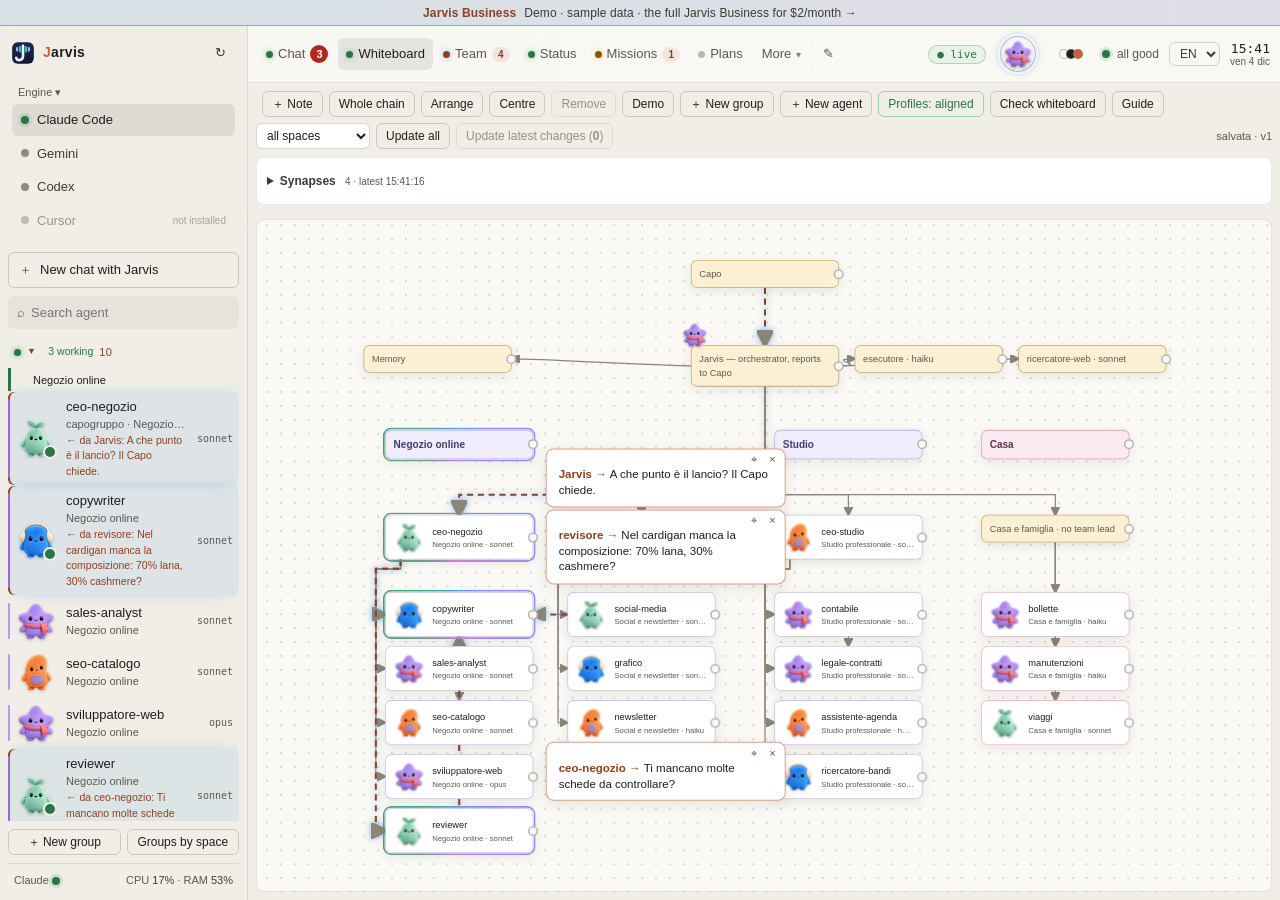
<file: index.html>
<!doctype html>
<html lang="it">
<head>
<meta charset="utf-8">
<meta name="viewport" content="width=device-width, initial-scale=1">
<title>Jarvis Business · Demo</title>
<meta http-equiv="refresh" content="0; url=demo/index.html#lavagna">
<link rel="icon" href="demo/icona-32.png">
<style>body{background:#141414;color:#f0f0f0;font:15px/1.5 -apple-system,BlinkMacSystemFont,"Helvetica Neue",sans-serif;display:grid;place-items:center;height:100vh;margin:0}a{color:#599ce7}</style>
</head>
<body>
<p>Apro la demo… <a href="demo/index.html#lavagna">se non parte, clicca qui</a>.</p>
<script>location.replace("demo/index.html" + (location.hash || "#lavagna"));</script>
</body>
</html>
</file>
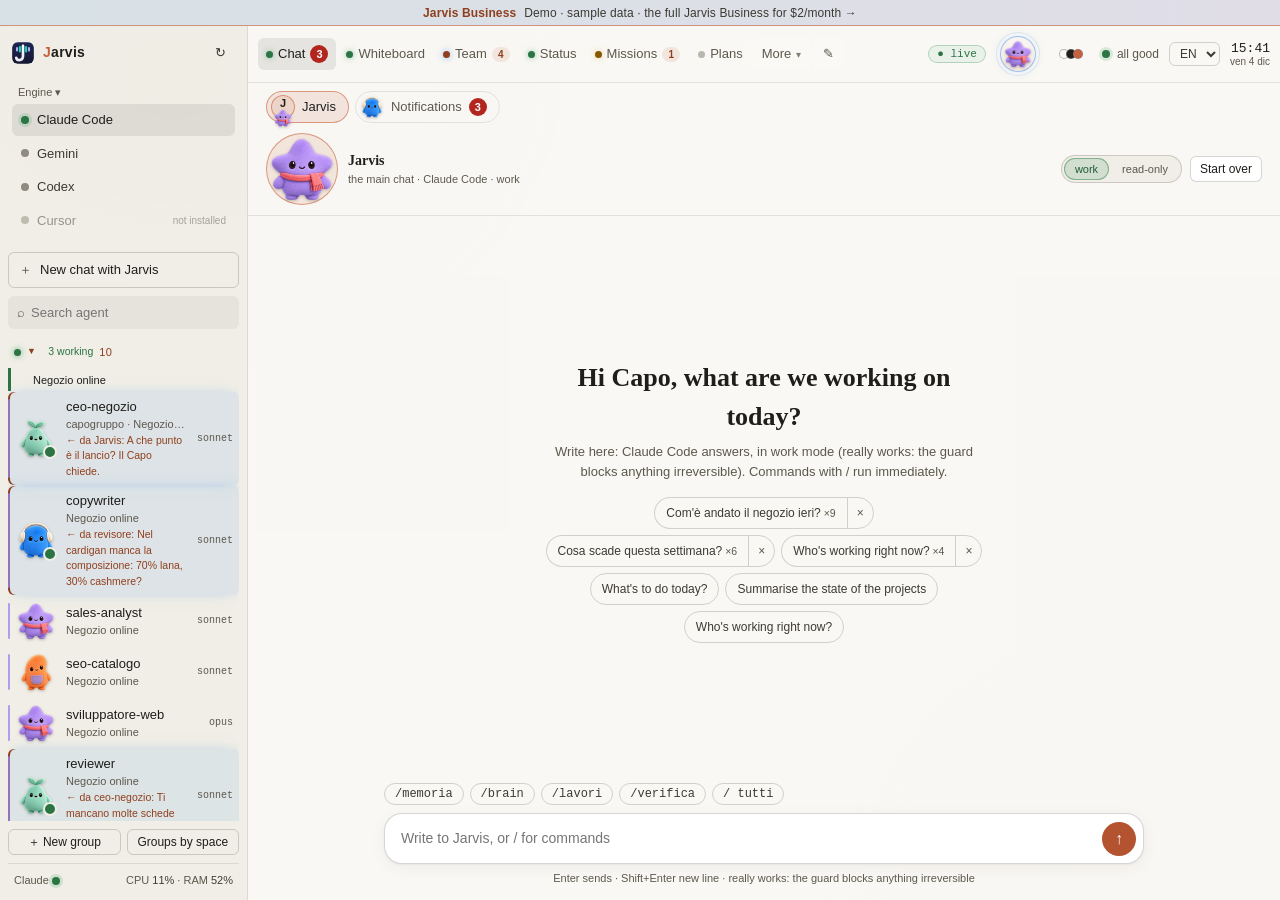
<file: demo/index.html>
<!doctype html>
<html lang="it">
<head>
<meta charset="utf-8">
<meta name="viewport" content="width=device-width, initial-scale=1, viewport-fit=cover, interactive-widget=resizes-content">
<title>Jarvis Command Center · Demo</title>
<meta name="theme-color" content="#141414">
<meta name="mobile-web-app-capable" content="yes">
<meta name="apple-mobile-web-app-title" content="Jarvis">
<link rel="icon" type="image/svg+xml" href="logo.svg">
<link rel="icon" type="image/png" sizes="32x32" href="icona-32.png">
<link rel="icon" type="image/png" sizes="64x64" href="icona-64.png">
<link rel="apple-touch-icon" sizes="180x180" href="icona-180.png">
<!-- temi: snippet -->
<script>/* tema prima dei fogli di stile: niente lampo del tema sbagliato (temi.js, INTEGRA-TEMI.md) */
(function(){var d=document.documentElement,t="claude";try{t=localStorage.getItem("cc.tema")||"claude"}catch(e){}
if(!/^(scuro|nero|chiaro|claude|auto)$/.test(t))t="claude";d.setAttribute("data-tema",t);
if(t==="auto"){var c=false;try{c=matchMedia("(prefers-color-scheme: light)").matches}catch(e){}d.setAttribute("data-auto",c?"chiaro":"scuro")}})();
</script>
<!-- /temi -->
<link rel="stylesheet" href="app.css">
<link rel="stylesheet" href="mobile.css">
<link rel="stylesheet" href="demo.css">
<!-- telefono e tablet (2026-10-03): tutte le regole stanno in media query, sopra 820 px col mouse non cambia niente -->
<link rel="stylesheet" href="attivita.css">
<link rel="stylesheet" href="connessioni.css">
<link rel="stylesheet" href="piani.css">
<link rel="stylesheet" href="stop-chat.css">
<link rel="stylesheet" href="barra.css">
<link rel="stylesheet" href="dots-vivi.css">
<!-- temi (2026-10-03, INTEGRA-TEMI.md): dopo tutti gli altri fogli, così vince -->
<link rel="stylesheet" href="temi.css">
<link rel="stylesheet" href="dots.css">
<link rel="stylesheet" href="notifiche.css">
<!-- Jarvis Business: lingua, accesso dal telefono, versione -->
<link rel="stylesheet" href="business.css">
<!-- DEMO: al posto del server, i dati finti (dati/*.js) e il server finto (finto.js), prima di app.js.
     finto.js mette token, appellativo, lingua e dizionario (lingue/<codice>.js) come farebbe il server vero. -->
<script src="dati/squadra.js"></script>
<script src="dati/stato.js"></script>
<script src="dati/missioni.js"></script>
<script src="finto.js"></script>
<style>/* 2026-10-05 (l'utente): pagina «Computer» con le schede (Schermo del computer, Terminale, Desktop VPS, Server) e banco
   tecnico dentro «Telefono». Stili minimi: le schede riusano .segmenti di app.css. */
.vista[data-vista="computer"].attiva { grid-template-columns: minmax(0, 1fr); }
.pc-schede { justify-self: start; flex-wrap: wrap; max-width: 100%; }
.pannello-destra > .pc-schede { align-self: flex-start; flex: none; }
.pc-schede button { font-size: 13px; padding: 4px 12px; }
.pc-schede[hidden], .vista[data-vista="computer"] > .pc-scheda:not(.scheda-on) { display: none !important; }
.vista[data-vista="computer"] > .pc-scheda { min-width: 0; }
.vista[data-vista="computer"] > .pc-scheda.vista-schermo.attiva { padding: 0; }
/* Schermo del computer: c'è solo dentro il ponte (computer.js mette «con-schermo» su <html>) */
html:not(.con-schermo) .pc-schede [data-scheda="schermo"] { display: none; }
/* dal sito senza «tutto»: il desktop della VPS e il banco tecnico non funzionano; il terminale della VPS sì (/term/vps/) */
.dentro-ponte:not(.ponte-tutto) .pc-schede [data-scheda="vps"], .dentro-ponte:not(.ponte-tutto) .solo-tecnico { display: none !important; }
/* dal sito il terminale è quello root della VPS (/term/vps/, Caddy): la shell del computer e i suoi comandi restano sul computer */
.dentro-ponte [data-term="mac"], .dentro-ponte #term-accendi, .dentro-ponte #term-spegni, .dentro-ponte #term-sessione { display: none !important; }
html:not(.dentro-ponte) .solo-ponte { display: none !important; }
/* il pulsante «Terminale della VPS» del box Server: dal sito ora funziona (mobile.css lo nascondeva senza «tutto») */
html.dentro-ponte:not(.ponte-tutto) [data-term-vai="vps"] { display: revert !important; }
a.pc-btn-link { padding: 3px 9px; font-size: 12px; border: 1px solid var(--linea-2); border-radius: var(--r); color: var(--testo); text-decoration: none; }
.pannello.solo-tecnico { border-color: rgba(208, 135, 112, .4); }
.pannello.solo-tecnico h2 { color: var(--arancio); }
</style>
</head>
<body>
<a class="demo-banner" id="demo-banner" href="https://github.com/sponsors/AndyTrust" target="_blank" rel="noopener" translate="no"><b>Jarvis Business</b><span>Demo · dati finti · Jarvis Business completo a 2 $/mese →</span></a>
<!-- Layout del 24/09/2026 (stile scuro): tre colonne.
     Sinistra: agenti per spazio, gruppi a tendina, trascinabili.
     Centro: chat con Jarvis o con un agente, e le sezioni di sempre in schede.
     Destra: lavagna degli agenti (collegamenti = dipendenze) e desktop della VPS;
     tutte e due si aprono anche a pagina intera (#lavagna, #vps). -->
<div class="app" id="app">

<!-- ============================================================ SINISTRA -->
<aside class="lato" id="lato" aria-label="Agenti">
  <div class="lato-testa">
    <div class="logo"><img class="logo-img" src="logo.svg" alt="" width="22" height="22"><b class="logo-nome">Jarvis</b></div>
    <button class="icona" id="btn-aggiorna" data-solo-mac="aggiorna:tutto" title="Aggiorna lo stato">↻</button>
    <button class="icona solo-stretto" data-chiudi-lato title="Chiudi">✕</button>
  </div>

  <!-- Selettore di motore (26/09/2026): quale CLI/API risponde alla prossima
       chat. Stato in comune con la bolla del widget desktop, via /api/motore. -->
  <div class="motore" id="motore">
    <span class="motore-titolo">Motore ▾</span>
    <div class="motore-elenco" id="motore-elenco"><p class="vuoto">lettura…</p></div>
  </div>

  <button class="nuova-chat" id="btn-nuova-chat"><span>＋</span> Nuova chat con Jarvis</button>

  <label class="cerca"><span>⌕</span><input id="cerca-agenti" type="search" placeholder="Cerca agente" autocomplete="off"></label>

  <div class="gruppi" id="gruppi" aria-live="polite">
    <p class="vuoto">lettura degli agenti…</p>
  </div>

  <details class="gruppi-archiviati nascosto" id="gruppi-archiviati"><summary>Gruppi archiviati</summary><ul id="gruppi-archiviati-lista"></ul></details>

  <div class="lato-azioni">
    <button class="piccolo" id="btn-nuovo-gruppo" data-solo-mac="agente:crea_gruppo=capogruppo">＋ Nuovo gruppo</button>
    <button class="piccolo" id="btn-ripristina-gruppi" data-solo-mac="/api/pannello/modifica" title="Torna ai gruppi per spazio">Gruppi per spazio</button>
  </div>

  <div class="piede">
    <span title="Claude Code">Claude <span id="mot-claude" class="pallino grigio"></span></span>
    <span>CPU <b id="mac-cpu">—</b> · RAM <b id="mac-ram">—</b></span>
  </div>
</aside>

<!-- ============================================================ CENTRO -->
<div class="centro">
  <header class="barra">
    <button class="icona solo-stretto" id="apri-lato" title="Agenti">☰</button>
    <!-- Ordine e spie del 26/09/2026: ogni scheda ha una spia (ok, attenzione, guasto,
         lavora, grigia) calcolata da spieSchede() con le regole del contratto, punto 7.
         «Squadra» è la vecchia «Catena · Lavori»: l'hash resta #agenti per i segnalibri. -->
    <nav class="schede menu" aria-label="Sezioni">
      <a href="#chat" data-vista="chat"><i class="spia grigia"></i>Chat</a>
      <a href="#home" data-vista="home"><i class="spia grigia"></i>Stato</a>
      <a href="#agenti" data-vista="agenti"><i class="spia grigia"></i>Squadra <b class="conta" id="conta-catena"></b></a>
      <a href="#missioni" data-vista="missioni"><i class="spia grigia"></i>Missioni <b class="conta" id="conta-missioni"></b></a>
      <a href="#scadenze" data-vista="scadenze"><i class="spia grigia"></i>Scadenze</a>
      <a href="#memoria" data-vista="memoria"><i class="spia grigia"></i>Memoria</a>
      <a href="#telefono" data-vista="telefono" title="Accesso dal telefono, chiamate e Android"><i class="spia grigia"></i>Telefono</a>
      <a href="#lavagna" data-vista="lavagna" title="La lavagna a pagina intera"><i class="spia grigia"></i>Lavagna</a>
      <!-- 2026-10-05 (l'utente): Schermo, Terminale, VPS e Server uniti in «Computer»; Tecnico dentro Telefono.
           I vecchi indirizzi (#schermo, #terminale, #vps, #server, #tecnico) li riporta qui mostraVista in app.js. -->
      <a href="#computer" data-vista="computer" title="Lo stato del server remoto"><i class="spia grigia"></i>Computer</a>
    </nav>
    <!-- tempo reale (26/09/2026): «● live» col flusso /api/flusso collegato, «○ sondaggio» senza -->
    <button class="piccolo nascosto" id="btn-ripristina-box" title="Rimette i box di questa pagina nell'ordine di fabbrica">↺ Ripristina box</button>
        <span class="flusso" id="flusso" title="Come arrivano gli aggiornamenti">○ sondaggio</span>
    <!-- Jarvis sempre visibile (mockup 26/09/2026, idea 1): stessa fonte dello stemma della
         scheda Stato (locale.voce / locale.voce_stato), aggiornato da disegnaLocale. -->
    <a class="avatar-jarvis spenta" id="avatar-jarvis" href="#home" title="Jarvis · lettura in corso" aria-live="polite">
      <span class="aj-cerchio" aria-hidden="true"><b>J</b></span><small id="aj-testo">…</small>
    </a>
    <div class="stato-generale" title="Stato generale">
      <span id="pallino-generale" class="pallino"></span><span id="testo-generale">lettura in corso</span>
    </div>
    <!-- Jarvis Business: la lingua del pannello, si salva sul server (configurazione.json, «lingua») e la pagina si ricarica -->
    <select id="lingua" class="lingua" translate="no">
      <option value="it" title="Italiano">IT</option><option value="en" title="English">EN</option><option value="es" title="Español">ES</option>
      <option value="fr" title="Français">FR</option><option value="de" title="Deutsch">DE</option>
    </select>
    <div class="orologio"><b id="ora">--:--</b><small id="data">—</small></div>
  </header>
  <h1 id="vista-titolo" class="sr">Chat</h1>


  <div id="avviso-fidata" class="avviso nascosto">
    La cartella di Jarvis non è ancora fidata: Remote Control non parte.
    <button data-azione="chat">Apri la chat e scegli «Yes, I trust this folder»</button>
  </div>


  <main>
    <!-- ------------------------------------------------ CHAT -->
    <section class="vista vista-chat" data-vista="chat">
      <div class="chat-testa">
        <div class="interlocutore" id="interlocutore">
          <span class="avatar" id="chat-avatar">J</span>
          <div><b id="chat-chi">Jarvis</b><small id="chat-dove">la chat principale</small></div>
        </div>
        <div class="chat-strumenti">
          <!-- Modo della chat (contratto, punto 4): lavoro = lavora davvero, la guardia dei comandi
               blocca l'irreversibile; lettura = plan mode; approvazione (2026-10-03) = chiede il permesso
               dell'utente prima di scrivere o lanciare comandi. Lo legge da s.modo_chat.
               data-solo-mac="<azione>" (2026-10-03): l'azione che il pulsante chiama («tipo», «tipo:cosa», «/api/…»,
               «GET /…», «tipo=valore» per i valori vietati); dentro il ponte ponte.js spegne il pulsante con il titolo
               «Disponibile solo dal computer» solo se /_ponte/stato.azioni non la contiene. Sul computer non fa niente. -->
          <div class="modo-chat" id="modo-chat" role="group" aria-label="Modo della chat">
            <button type="button" data-modo="lavoro" data-solo-mac="modo_chat=lavoro" aria-pressed="false">lavoro</button>
            <button type="button" data-modo="lettura" aria-pressed="true">lettura</button>
          </div>
          <button class="piccolo" id="btn-svuota-chat" title="Nuova conversazione con lo stesso interlocutore">Ricomincia</button>
        </div>
      </div>

      <div class="messaggi" id="messaggi" aria-live="polite"></div>

      <div class="compositore">
        <div class="comandi-diretti" id="comandi-diretti">
          <button data-cmd="memoria" title="Cerca nella memoria del vault">/memoria</button>
          <button data-cmd="brain" title="A che punto è il progetto">/brain</button>
          <button data-cmd="lavori" title="Chi sta lavorando adesso">/lavori</button>
          <button data-cmd="verifica" title="Quadro di sincronia di tutti i progetti">/verifica</button>
          <button data-cmd-tutti title="Tutti i comandi: diretti, skill di Claude Code, verifiche e comandi rapidi">/ tutti</button>
        </div>
        <form id="form-chiedi" class="pillola">
          <textarea id="chiedi-testo" rows="1" placeholder="Scrivi a Jarvis, oppure / per i comandi" autocomplete="off"></textarea>
          <button type="submit" class="invia" id="btn-invia" title="Invia (Invio)">↑</button>
        </form>
        <div class="suggerimenti nascosto" id="suggerimenti"></div>
        <small class="nota-compositore">Invio manda · Maiusc+Invio va a capo · <span id="nota-modo">le risposte arrivano da Claude Code in sola lettura</span></small>
      </div>
    </section>

    <!-- ------------------------------------------------ STATO (era la Home)
         Rifatta il 26/09/2026 (richiesta dell'utente): le cose importanti in alto.
         1ª riga: cosa succede e Jarvis · 2ª: salute del pannello e sentinella ·
         3ª: interruttori e cosa può fare Jarvis · poi i comandi rapidi e la chat a voce.
         Il grafo sinapsi è uscito (l'utente: non serve più); le scadenze hanno la loro pagina. -->
    <section class="vista" data-vista="home">
      <div class="griglia-stato">
        <section class="pannello eventi-p" id="box-eventi">
          <h2>Cosa succede <small>gli ultimi 25 fatti del pannello</small></h2>
          <div class="comandi-diretti sezione-chiedi">
            <button data-chiedi="Riassumi lo stato generale: cosa c'è da guardare oggi?" data-box="locale">Chiedi a Jarvis: cosa c'è da guardare?</button>
          </div>
          <ul id="eventi" class="lista-eventi"></ul>
        </section>

        <!-- Jarvis e la sua voce: attorno alla sfera la bolla audio quando parla, sotto la scritta
             un'onda di cinque barre (verdi quando ascolta). Stato da locale.voce_stato. -->
        <section class="pannello nucleo">
          <h2>Jarvis <small>la voce adesso</small></h2>
          <div class="sfera" id="sfera">
            <div class="bolla-audio" aria-hidden="true"><i></i><i></i><i></i><i></i></div>
            <div class="orbita o1"></div><div class="orbita o2"></div><div class="orbita o3"></div>
            <div class="cuore"><b>JARVIS</b><small id="voce-stato">in attesa</small>
              <span class="onda-voce" aria-hidden="true"><i></i><i></i><i></i><i></i><i></i></span></div>
          </div>
        </section>

        <!-- Salute del pannello (contratto, punto 2): ogni raccoglitore del server, ogni quanto gira,
             quando è andato bene l'ultima volta, l'errore. ↻ lo rilancia subito (punto 6). -->
        <section class="pannello salute-p" id="box-salute">
          <div class="testa-pannello">
            <h2>Salute del pannello <small id="salute-server"></small></h2>
            <button class="piccolo" data-aggiorna="tutto" title="Rilancia tutti i raccoglitori">↻ tutto</button>
          </div>
          <div class="comandi-diretti sezione-chiedi">
            <button data-chiedi="Guarda la salute del Command Center: quali raccoglitori sono fermi o in errore, e perché?" data-box="salute">Chiedi a Jarvis: cosa non va nel pannello?</button>
          </div>
          <ul id="salute-lista" class="salute-lista"><li class="vuoto">lettura in corso</li></ul>
        </section>

        <!-- Sentinella (richiesta dell'utente, 26/09/2026): il giro di controllo del server, le anomalie
             aperte, l'ultima pulizia e l'ultimo rapporto di Jarvis (dalle 17:07 del 26/09 la sentinella
             ripulisce da sola e chiama Jarvis in modo lavoro). Senza s.sentinella: «sentinella non attiva». -->
        <section class="pannello sentinella-p" id="box-sentinella">
          <div class="testa-pannello">
            <h2>Sentinella <small id="sent-quando"></small></h2>
            <div class="riga-sent" id="sent-interruttore" title="Accende o spegne il giro della sentinella">
              <span>attiva</span><button class="switch" type="button" data-solo-mac="sentinella:acceso" aria-label="Sentinella accesa o spenta"></button>
            </div>
          </div>
          <div class="comandi-diretti sezione-chiedi">
            <button id="sent-giro" type="button" data-solo-mac="sentinella:giro">Giro adesso</button>
            <button data-chiedi="Sistema queste anomalie della sentinella: dimmi cosa sono, cosa fai e cosa aspetta il mio sì." data-box="sentinella">Chiedi a Jarvis: sistema queste anomalie</button>
          </div>
          <small id="sent-pulizia" class="sent-pulizia"></small>
          <ul id="sent-anomalie" class="sent-anomalie"><li class="vuoto">lettura in corso</li></ul>
          <details class="sent-rapporto" id="sent-rapporto-box">
            <summary>Ultimo rapporto <small id="sent-rapporto-quando"></small></summary>
            <div id="sent-rapporto" class="sent-testo"></div>
          </details>
        </section>

        <section class="pannello">
          <h2>Interruttori</h2>
          <section class="interruttori" id="interruttori">
              <div class="riga-int" data-int="voce"><span>Voce</span><small>parli a Jarvis tenendo Command destro</small><button class="switch"></button></div>
              <div class="riga-int" data-int="volto"><span>Jarvis Talk</span><small>il volto di Jarvis, qui sotto — quando Jarvis è attivo appare da solo anche un cerchio flottante in basso a destra del desktop, sempre sopra le altre finestre, spostabile col mouse</small><button class="switch"></button></div>
              <div class="riga-int" data-int="mani"><span>Jarvis Lavagna</span><small>lavagna da comandare con le mani (usa la webcam)</small><button class="switch"></button></div>
              <div class="riga-int" data-int="telefono"><span>Telefono → PC</span><small>parli a Jarvis dall'app Claude sul telefono</small><button class="switch"></button></div>
              <div class="riga-int" data-int="schermo_telefono"><span>Schermo del telefono</span><small>vedi e comandi il telefono Android dal PC</small><button class="switch"></button></div>
              <div class="riga-int telegram" data-int="telegram_mac" data-tg="mac"><span>Telegram (computer)</span><small class="tg-stato"><span class="pallino grigio"></span> lettura in corso</small><button class="riaggancia" title="Riaggancia subito">↻</button><button class="switch"></button></div>
              <div class="riga-int telegram" data-int="telegram_vps" data-tg="vps"><span>Telegram (server)</span><small class="tg-stato"><span class="pallino grigio"></span> lettura in corso</small><button class="riaggancia" title="Riaggancia subito">↻</button><button class="switch"></button></div>
          </section>
        </section>

        <section class="pannello">
          <h2>Cosa può fare Jarvis <small>si cambia chiedendolo in chat</small></h2>
          <section class="interruttori">
            <div class="riga-int sola-lettura" id="ind-chiede"><span>Conferme</span><small id="ind-chiede-t">—</small><span class="spia"></span></div>
            <div class="riga-int sola-lettura" id="ind-alpc"><span>Mouse e tastiera</span><small id="ind-alpc-t">—</small><span class="spia"></span></div>
          </section>
        </section>

        <section class="pannello largo">
          <h2>Comandi rapidi</h2>
          <div id="comandi" class="elenco-pulsanti"></div>
          <h3>Comandi Claude Code</h3>
          <div id="comandi-claude" class="elenco-pulsanti"></div>
          <div class="azioni-riga" id="collegamenti"></div>
        </section>

        <!-- Repository GitHub (01/10/2026): elenco da /api/github, in tre gruppi come nella guida
             «Linea unica dei repo»: Jarvis (Privato e derivati), prodotti in vendita, altri. Sola lettura. -->
        <section class="pannello largo versione-p" id="box-versione">
          <h2>Versione <small id="ver-controllato"></small></h2>
          <p id="ver-testo" class="ver-testo">lettura in corso</p>
          <div class="elenco-pulsanti ver-azioni">
            <button type="button" data-aggiornamento="controlla">Controlla adesso</button>
            <button type="button" class="primario nascosto" data-aggiornamento="applica" id="ver-aggiorna">Aggiorna</button>
            <button type="button" class="nascosto" data-aggiornamento="torna-indietro" id="ver-indietro">Torna indietro</button>
          </div>
        </section>

        <!-- la chat a voce non è un doppione della Chat: è la conversazione della voce di Jarvis -->
        <section class="pannello largo chat-voce-p">
          <h2>Chat a voce <small>stessa conversazione della voce · l'ultima battuta sta in cima</small></h2>
          <p id="chat-voce-fonte" class="chat-voce-fonte"></p>
          <!-- 2026-10-05 (l'utente): gli stessi tasti della chat principale. 🎤 = dettato nel campo (dettato.js);
               📞 = parla: sul computer l'ascolto della voce di Jarvis (backtalk), sul sito una conversazione dal browser
               (voce-chat.js) -->
          <form id="form-chat-voce" class="riga-form chat-voce-form">
            <input id="chat-voce-testo" type="text" placeholder="Scrivi nella chat a voce" autocomplete="off">
            <button type="button" id="chat-voce-mic" class="cv-tondo cv-mic" title="Detta il messaggio (non parte da solo: rileggi e premi Manda)" aria-label="Detta il messaggio" aria-pressed="false" hidden><svg viewBox="0 0 24 24" fill="none" stroke="currentColor" stroke-width="2" stroke-linecap="round" aria-hidden="true"><rect x="9" y="3" width="6" height="11" rx="3"/><path d="M5.5 11a6.5 6.5 0 0 0 13 0M12 17.5V21"/></svg></button>
            <button type="button" id="chat-voce-parla" class="cv-tondo cv-parla" title="Parla con Jarvis a voce" aria-label="Parla con Jarvis a voce" aria-pressed="false"><svg viewBox="0 0 24 24" fill="none" stroke="currentColor" stroke-width="2" stroke-linecap="round" stroke-linejoin="round" aria-hidden="true"><path d="M5 4h4l2 5-2.5 1.5a11 11 0 0 0 5 5L15 13l5 2v4a2 2 0 0 1-2 2A16 16 0 0 1 3 6a2 2 0 0 1 2-2"/></svg></button>
            <button type="submit" class="primario" data-solo-mac="chat_voce_manda">Manda</button>
          </form>
          <small id="chat-voce-nota" class="chat-voce-nota" role="status" aria-live="polite" hidden></small>
          <div id="chat-voce-attesa" class="nascosto"></div>
          <div id="chat-messages" class="chat-voce-box"></div>
        </section>
      </div>
    </section>

    <!-- ------------------------------------------------ SCADENZE (26/09/2026, richiesta dell'utente)
         Tre colonne da /api/scadenze: Azienda Uno (registro del CEO), personali (Gmail di il titolare),
         da ricordare (caselle di Jarvis). La casella chiude, «Annulla» riapre per 10 s. -->
    <section class="vista vista-scadenze" data-vista="scadenze">
      <!-- Controllo e pulizia (contratto, punto 12, 26/09/2026 sera): Jarvis dice quali sono già fatte,
           l'utente sceglie e chiude in blocco; l'archivio degli ultimi 30 giorni si può riaprire. -->
      <section class="pannello scad-pulizia" id="box-scad-pulizia">
        <div class="testa-pannello">
          <h2>Controllo e pulizia <small id="scad-riassunto"></small></h2>
          <div class="segmenti-scad" role="tablist">
            <button type="button" data-scad-vista="aperte" class="attivo" role="tab">Aperte</button>
            <button type="button" data-scad-vista="archivio" role="tab">Archivio (ultimi 30 giorni)</button>
          </div>
        </div>
        <div class="scad-riga-comandi">
          <label>Fonte <select id="scad-fonte" aria-label="Fonte da controllare">
            <option value="tutte">tutte</option><option value="registro">Registro di direzione</option><option value="personali">Personali</option><option value="task">Da ricordare</option></select></label>
          <button type="button" id="scad-controllo" data-solo-mac="scadenze:controllo">Chiedi a Jarvis: quali sono già fatte?</button>
          <span id="scad-controllo-stato" class="nota"></span>
        </div>
        <div class="scad-riga-comandi scad-filtri">
          <label><input type="checkbox" id="f-scadute"> scadute</label>
          <label><input type="checkbox" id="f-vecchie"> oltre 30 giorni</label>
          <label>tipo <select id="f-tipo"><option value="">tutti</option><option value="DEC">DEC</option><option value="DOM">DOM</option></select></label>
          <label>fonte <select id="f-fonte"><option value="">tutte</option><option value="registro">Registro di direzione</option><option value="personali">Personali</option><option value="task">Da ricordare</option></select></label>
          <button type="button" class="piccolo" id="scad-sel-visibili">Seleziona le visibili</button>
          <button type="button" class="piccolo" id="scad-sel-nessuna">Nessuna</button>
          <button type="button" class="piccolo pericolo" id="scad-chiudi-sel" data-solo-mac="scadenze:chiudi_molte">Chiudi le selezionate (<b id="scad-n-sel">0</b>)</button>
        </div>
        <div class="scad-proposte nascosto" id="scad-proposte">
          <h3>Proposte da Jarvis <small id="scad-proposte-quando"></small></h3>
          <ul class="scad-lista" id="scad-proposte-lista"></ul>
        </div>
        <div class="nascosto" id="scad-archivio">
          <ul class="scad-lista" id="scad-archivio-lista"></ul>
        </div>
        <p class="nota" id="scad-nota-server"></p>
      </section>
      <section class="pannello scad-col" id="box-scad-registro">
        <h2>Registro di direzione <small>decisioni e domande aperte</small></h2>
        <div class="comandi-diretti sezione-chiedi">
          <button data-chiedi="Cosa scade questa settimana nel registro di direzione? Dimmi cosa chiede una mia decisione e cosa posso delegare." data-box="scadenze">Chiedi a Jarvis: cosa scade questa settimana?</button>
        </div>
        <ul class="scad-lista" id="scad-registro"><li class="vuoto">lettura in corso</li></ul>
      </section>
      <section class="pannello scad-col" id="box-scad-personali">
        <h2>Personali <small>le tue scadenze</small></h2>
        <div class="comandi-diretti sezione-chiedi">
          <button data-chiedi="Cerca nella mia posta e nei miei documenti le scadenze dei prossimi mesi (bollette, rate, rinnovi, appuntamenti) e aggiungile al file delle scadenze personali del Command Center, una per riga con data e fonte. Poi riferisci cosa hai aggiunto." data-box="scadenze">Chiedi a Jarvis: trova le mie scadenze</button>
        </div>
        <form class="scad-aggiungi" data-fonte="personali">
          <input name="testo" placeholder="＋ aggiungi una scadenza personale" autocomplete="off" aria-label="Nuova scadenza personale">
          <input name="entro" type="date" required title="Il server la chiede: senza data non si salva" aria-label="Entro il">
          <button type="submit" class="piccolo">Aggiungi</button>
        </form>
        <ul class="scad-lista" id="scad-personali"><li class="vuoto">lettura in corso</li></ul>
      </section>
      <section class="pannello scad-col" id="box-scad-task">
        <h2>Da ricordare <small>caselle di Jarvis</small></h2>
        <form class="scad-aggiungi" data-fonte="task">
          <input name="testo" placeholder="＋ aggiungi da ricordare" autocomplete="off" aria-label="Nuova cosa da ricordare">
          <button type="submit" class="piccolo" data-solo-mac="scadenze:aggiungi">Aggiungi</button>
        </form>
        <ul class="scad-lista" id="scad-task"><li class="vuoto">lettura in corso</li></ul>
      </section>
      <div class="scad-annulla nascosto" id="scad-annulla" role="status">
        <span id="scad-annulla-testo"></span><button type="button" class="piccolo" id="scad-annulla-btn" data-solo-mac="scadenze:riapri">Annulla ultima chiusura</button>
      </div>
    </section>

    <!-- ------------------------------------------------ SQUADRA (era «Catena · Lavori»)
         Rifatta il 26/09/2026 (richiesta dell'utente): tutto quello che dice chi lavora sta qui.
         Ordine: chi lavora ora, le chiavi e le anomalie del portiere, i lavori col dettaglio,
         la squadra per spazio, le verifiche del CRM, le sessioni aperte. Le scadenze stanno
         in Stato, gli «Agenti delle missioni» in Missioni. -->
    <section class="vista" data-vista="agenti">
      <section class="pannello claude-ora" id="box-claude-ora">
        <h2>Claude adesso <small>si accende chi lavora</small></h2>
        <div class="comandi-diretti sezione-chiedi">
          <button data-chiedi="Chi sta lavorando adesso su cosa, nella catena degli agenti? Le chiavi condivise sono libere?" data-box="claude_ora">Chiedi a Jarvis: chi lavora e su cosa?</button>
          <button data-chiedi="Verifica la sincronia di tutti i progetti e dimmi cosa non torna." data-box="memoria">Chiedi a Jarvis: verifica la sincronia</button>
        </div>
        <div class="riga-int sola-lettura"><span id="claude-pallino" class="pallino"></span><span id="claude-stato">—</span></div>
        <small id="claude-richiesta"></small>
        <small id="claude-azione"></small>
        <ul id="claude-catena" class="catena"></ul>
        <!-- una riga sola: il dettaglio della sincronia sta in Memoria, unica fonte -->
        <a id="claude-sincro" class="sincro-riga" href="#memoria">Sincronia: lettura in corso</a>
      </section>
      <!-- Chiavi e anomalie del portiere (contratto, punto 3): l'elenco intero, una riga per
           anomalia, con «chi è?» a Jarvis e il ritiro delle prese dei processi morti. -->
      <section class="pannello chiavi-riq" id="box-chiavi">
        <h2>Chiavi e da guardare <small id="chiavi-quando" class="battito">—</small></h2>
        <div class="numeri due">
          <div><b id="chiavi-giro">—</b><small>in giro</small></div>
          <div><b id="chiavi-guardare">—</b><small>da guardare</small></div>
        </div>
        <div class="comandi-diretti sezione-chiedi">
          <button data-chiedi="Guarda le chiavi e le anomalie del portiere: chi sono queste sessioni, cosa fanno, cosa va sistemato?" data-box="portiere">Chiedi a Jarvis: cosa sono queste anomalie?</button>
        </div>
        <ul id="chiavi-note" class="chiavi-note"></ul>
        <p class="nota">Le chiavi si prendono con <code>lavori.py prendo --risorse</code> e si restituiscono
          con <code>lavori.py finito</code>. «Ritira i fantasmi» toglie solo le prese di processi già morti.</p>
      </section>

      <!-- I lavori: la lista a sinistra, il dettaglio a destra quando se ne sceglie uno -->
      <div class="blocco-lavori" id="blocco-lavori">
        <section class="pannello lavori" id="box-lavori">
          <div class="testa-pannello">
            <h2>Lavori <small id="lavori-conta"></small></h2>
            <button class="piccolo" data-chiedi="Cosa è andato storto nei lavori in errore? Dimmi la causa e cosa propone di fare." data-box="lavori" title="Chiedi a Jarvis dei lavori in errore">Chiedi a Jarvis</button>
            <button class="piccolo" id="lavori-pulisci" data-solo-mac="pulisci_lavori" title="Toglie dalla lista i lavori chiusi (i log restano in lavori/)">Pulisci i chiusi</button>
          </div>
          <div class="filtri" id="lavori-filtri" role="tablist">
            <button data-filtro="" class="attivo">Tutti</button>
            <button data-filtro="in corso">In corso</button>
            <button data-filtro="finito">Finiti</button>
            <button data-filtro="errore">Errori</button>
          </div>
          <label class="cerca"><span>⌕</span><input id="lavori-cerca" type="search" placeholder="Cerca titolo, agente, richiesta" autocomplete="off"></label>
          <ul id="lavori" class="lista-lavori lista-lavori-grande"></ul>
        </section>
        <section class="pannello risultato" id="ris-box">
          <div class="ris-vuoto" id="ris-vuoto">
            <span class="ris-vuoto-icona">▤</span>
            <b>Scegli un lavoro</b>
            <span>Qui leggi la richiesta intera, il risultato, chi l'ha fatto e quanto ci ha messo.
              Puoi copiarlo, rilanciarlo, riaprirlo in Chat o toglierlo dalla lista.</span>
          </div>
          <div class="ris-dettaglio nascosto" id="ris-dettaglio">
            <header class="ris-testa">
              <div class="ris-intesta">
                <h2 id="ris-titolo">Risultato</h2>
                <div class="ris-meta" id="ris-meta"></div>
              </div>
              <span class="etichetta" id="ris-stato"></span>
            </header>
            <div class="ris-azioni" id="ris-azioni"></div>
            <details class="ris-richiesta" id="ris-richiesta-box">
              <summary>Richiesta <small id="ris-richiesta-conta"></small></summary>
              <pre id="ris-richiesta" class="uscita"></pre>
            </details>
            <div class="ris-uscita-testa">
              <b>Risultato</b><small id="ris-righe"></small>
              <label class="ris-acapo"><input type="checkbox" id="ris-acapo" checked> a capo</label>
            </div>
            <pre id="ris-testo" class="uscita ris-uscita"></pre>
          </div>
        </section>
      </div>
      <!-- Agenti per spazio (rifatto il 26/09/2026): una card per progetto, capogruppo in
           evidenza, righe che si spiegano da sole senza intestazione ripetuta. -->
      <section class="pannello spazi-p">
        <div class="testa-pannello">
          <h2>Agenti per spazio <small id="spazi-conta"></small></h2>
          <label class="cerca cerca-piccola"><span>⌕</span><input id="spazi-cerca" type="search" placeholder="Filtra per nome o compito" autocomplete="off"></label>
          <div class="gruppo-pulsanti">
            <button class="piccolo" id="spazi-apri" title="Apri tutti gli spazi">Apri tutti</button>
            <button class="piccolo" id="spazi-chiudi" title="Chiudi tutti gli spazi">Chiudi tutti</button>
          </div>
        </div>
        <p class="nota legenda">Clic su un agente: chatta · doppio clic: la sua scheda · il capogruppo sta in cima alla sua squadra</p>
        <div id="agenti-spazi" class="agenti-spazi"></div>
      </section>
      <!-- spostate qui da Memoria il 26/09/2026: sono agenti che lavorano, come il resto della squadra -->
      <section class="pannello verifiche">
        <h2>Verifiche e agenti del CRM</h2>
        <div id="verifiche" class="elenco-pulsanti"></div>
        <div class="agente-form">
          <select id="agente-scelto"></select>
          <input id="agente-richiesta" placeholder="Richiesta (vuoto = verifica di routine)">
          <button id="btn-agente" class="primario" data-solo-mac="agente">Avvia</button>
        </div>
        <p id="agente-desc" class="nota"></p>
      </section>
      <section class="pannello">
        <h2>Sessioni Claude aperte adesso <small id="sessioni-quando"></small></h2>
        <ul id="sessioni-lista" class="lista-lavori"></ul>
      </section>
    </section>

    <!-- ------------------------------------------------ MISSIONI -->
    <section class="vista" data-vista="missioni">
      <section class="pannello missioni">
        <h2>Nuova missione <small>l'orchestratore lancia gli esperti in parallelo, il capogruppo verifica</small></h2>
        <div class="comandi-diretti sezione-chiedi">
          <button data-chiedi="Riassumi le missioni aperte: quali chiedono una conferma o un'istruzione da me?" data-box="missioni">Chiedi a Jarvis: riassumi le missioni</button>
        </div>
        <form id="form-missione" class="nuova-missione">
          <div class="riga-campi">
            <label>Spazio <select id="missione-spazio"></select></label>
            <span class="campo-progetti">Progetti: <span id="missione-progetti"></span></span>
          </div>
          <textarea id="missione-obiettivo" rows="2" placeholder="Obiettivo: «controlla che settembre sia tutto caricato e dimmi cosa manca»"></textarea>
          <div class="riga-campi">
            <label>Esperti in parallelo <input id="missione-max" type="number" min="1" max="10" value="5"></label>
            <span class="modalita">Modalità:
              <label><input type="radio" name="missione-modo" value="lettura" checked> lettura</label>
              <label><input type="radio" name="missione-modo" value="lavoro" data-solo-mac="missione=lavoro"> lavoro</label></span>
            <button type="submit" class="primario" data-solo-mac="missione">Affida</button>
          </div>
          <small class="nota" id="missione-nota-modo">Lettura: nessuno modifica niente, si scrive solo il report. Lavoro: le modifiche ai file partono, l'irreversibile aspetta il tuo Sì.</small>
        </form>
      </section>
      <section class="pannello missioni" id="box-missioni">
        <h2>Missioni</h2>
        <div id="missioni-lista" class="missioni-lista"></div>
      </section>
      <!-- spostato qui dalla Catena il 26/09/2026: sono gli esperti delle missioni qui sopra -->
      <section class="pannello missioni">
        <h2>Agenti delle missioni</h2>
        <ul id="agenti-attivi" class="lista-task"></ul>
      </section>
      <section class="pannello missioni nascosto" id="esito-box">
        <div class="testa-pannello"><h2 id="esito-titolo">Esito</h2><button type="button" class="icona" id="esito-chiudi" title="Chiudi">✕</button></div>
        <pre id="esito-testo" class="uscita alta"></pre>
      </section>
    </section>

    <!-- ------------------------------------------------ MEMORIA -->
    <section class="vista" data-vista="memoria">
      <section class="pannello memoria" id="box-memoria">
        <h2>Memoria</h2>
        <div class="comandi-diretti sezione-chiedi">
          <button data-chiedi="La memoria dei progetti è aggiornata? Cosa non torna nella sincronia?" data-box="memoria">Chiedi a Jarvis: la memoria è aggiornata?</button>
        </div>
        <div class="numeri">
          <div><b id="mem-note">—</b><small>note nel vault</small></div>
          <div><b id="mem-sessioni">—</b><small>sessioni di Jarvis</small></div>
          <div><b id="mem-diario">—</b><small>diario di oggi</small></div>
        </div>
        <h3>Sincronia <small id="mem-battito" class="battito">—</small></h3>
        <table id="mem-progetti" class="progetti"><tbody></tbody></table>
        <div class="elenco-pulsanti">
          <button id="btn-verifica-memoria" data-solo-mac="aggiorna:memoria">Verifica ora</button>
        </div>
        <p id="mem-comando" class="comando" hidden></p>
        <h3>Da fare</h3>
        <ul id="mem-task" class="lista-task"></ul>
      </section>
    </section>

    <!-- ------------------------------------------------ COMPUTER (2026-10-05: Schermo + Terminale + VPS + Server)
         Le schede «Terminale» e «Desktop VPS» sono i pannelli a pagina intera della colonna destra (#destra):
         la barra delle schede #pc-schede è una sola e app.js (pcSchede) la sposta in cima alla scheda aperta.
         «Schermo del computer» la riempie computer.js, solo dentro il ponte. -->
    <section class="vista" data-vista="computer">
      <nav class="segmenti pc-schede" id="pc-schede" role="tablist" aria-label="Schede del Computer">
        <button type="button" role="tab" data-scheda="server" aria-selected="false" title="Stato del server remoto: siti, contenitori, disco e RAM"><i class="spia grigia"></i>Server</button>
      </nav>
      <div class="pc-scheda" data-scheda="server">
      <section class="pannello vps" id="box-vps">
        <h2 id="vps-titolo">Server remoto <small id="vps-letto"></small></h2>
        <div class="comandi-diretti sezione-chiedi">
          <button data-chiedi="Com'è il server adesso? Contenitori, disco e RAM." data-box="vps">Chiedi a Jarvis: com'è il server?</button>
          <button data-chiedi="C'è qualche sito o contenitore giù sul server? Dimmi cosa e perché, senza riavviare niente senza il mio sì." data-box="vps">Chiedi a Jarvis: cosa è giù?</button>
        </div>
        <div id="vps-siti" class="elenco cliccabile"></div>
        <details open><summary>Contenitori <span id="vps-conta"></span></summary><div id="vps-cont" class="elenco piccolo cliccabile"></div></details>
        <div class="barre"><label>Disco <meter id="vps-disco" min="0" max="100" low="70" high="85" optimum="20"></meter> <span id="vps-disco-t"></span></label>
          <label>RAM <meter id="vps-ram" min="0" max="100" low="70" high="85" optimum="20"></meter> <span id="vps-ram-t"></span></label></div>
      </section>
      <!-- Il terminale web pubblico (ttyd, jarvis-terminal) è stato tolto il 24/09/2026: era una shell
           da root raggiungibile da internet senza password. Dal 26/09/2026 il terminale sta nella
           scheda «Terminale»: ttyd gira sul computer su un socket UNIX, niente porte, e la VPS si
           raggiunge con un ssh in uscita. -->
      </div>
    </section>

    <!-- ------------------------------------------------ TELEFONO -->
    <section class="vista" data-vista="telefono">
      <!-- Accesso dal telefono: il pannello sul telefono, nella stessa rete Wi-Fi, col codice QR.
           Si vede solo sul computer: dal telefono /api/accesso_telefono risponde 403. -->
      <section class="pannello accesso-p" id="accesso">
        <h2>Accesso dal telefono <small>il pannello sul telefono, nella rete di casa</small></h2>
        <p class="grande" id="accesso-stato">lettura in corso</p>
        <div class="accesso-corpo">
          <div class="accesso-qr nascosto" id="accesso-qr" translate="no"></div>
          <div class="accesso-testo">
            <p class="nascosto" id="accesso-riga-indirizzo"><b>Indirizzo</b> <code id="accesso-indirizzo">—</code></p>
            <p class="nota" id="accesso-scadenza"></p>
            <p class="nota">Inquadra il codice con la fotocamera del telefono, collegato allo stesso Wi-Fi di questo computer. Dentro c'è la chiave di accesso: non mandarlo a nessuno.</p>
            <p class="nota avviso-rete">Chi è nella stessa rete e ha il codice può usare il pannello. Il pannello non risponde mai da Internet, solo da indirizzi della rete di casa.</p>
            <p class="nota">Dal telefono si legge tutto e si fanno solo le azioni innocue: niente chat che lanciano Claude, missioni nuove, agenti, interruttori o aggiornamenti.</p>
            <label class="nota nascosto" id="accesso-riga-conferme"><input type="checkbox" id="accesso-conferme"> Dal telefono si può rispondere Sì alle conferme delle missioni</label>
            <div class="elenco-pulsanti">
              <button type="button" class="primario nascosto" data-accesso="accendi">Accendi l'accesso dal telefono</button>
              <button type="button" class="nascosto" data-accesso="nuovo_codice" title="Il codice di prima smette di valere su tutti i telefoni">Nuovo codice</button>
              <button type="button" class="pericolo nascosto" data-accesso="spegni">Spegni l'accesso dal telefono</button>
            </div>
          </div>
        </div>
      </section>
      <section class="pannello telefono" id="box-telefono">
        <h2>Telefono <small>le chiamate di Jarvis dalla linea di casa</small></h2>
        <div class="comandi-diretti sezione-chiedi">
          <button data-chiedi="Com'è andata l'ultima chiamata? Cosa devo sapere?" data-box="telefono">Chiedi a Jarvis: l'ultima chiamata</button>
          <button data-chiedi="Il mio telefono è collegato e la voce funziona?" data-box="telefono">Chiedi a Jarvis: il telefono è collegato?</button>
        </div>
        <p id="tel-stato" class="grande">—</p>
        <div class="riga-int" data-tel="centralino"><span>Centralino</span><small>il centralino Asterisk su questo computer: aggancia la tua linea VoIP, acceso solo quando lo vuoi</small><button class="switch"></button></div>
        <div class="riga-int" data-tel="ponte_locale"><span>Chiamate con la voce locale</span><small>ascolta Whisper, pensa Claude, parla con la voce scelta qui sotto</small><button class="switch"></button></div>
        <div class="riga-int" data-tel="ponte_gemini"><span>Chiamate con Gemini in tempo reale</span><small>l'audio passa da Google e serve la chiave Gemini</small><button class="switch"></button></div>
        <div class="riga-int" data-tel="risposta"><span>Rispondi tu</span><small>Jarvis risponde alle chiamate in arrivo sulla linea di casa</small><button class="switch"></button></div>
        <h3>Come ascolta, pensa e parla Jarvis <small id="voci-stato"></small></h3>
        <ul id="voci-lista" class="lista-lavori"></ul>
        <form id="form-chiamata" class="chiedi">
          <div class="azioni-riga">
            <input id="tel-numero" placeholder="numero" inputmode="tel" size="12">
            <input id="tel-chi" placeholder="chi chiami (per il resoconto)">
          </div>
          <textarea id="tel-incarico" rows="3" placeholder="Incarico: «prenota un tavolo per quattro sabato alle 21 a nome Rossi»"></textarea>
          <button type="submit" class="primario">Chiama</button>
          <small class="nota">Jarvis si presenta come assistente virtuale, non detta dati di carte e non prende impegni di spesa.</small>
        </form>
        <h3>Ultime chiamate</h3>
        <ul id="tel-chiamate" class="lista-lavori"></ul>
      </section>
      <section class="pannello android" id="telefono-android">
        <h2>Android <small>il tuo telefono</small></h2>
        <p id="and-stato" class="grande">—</p>
        <ul id="and-info" class="lista-lavori"></ul>
        <div class="azioni-riga"><button data-android="scollega">Scollega</button></div>
        <details><summary>Collega il telefono</summary>
          <ol class="istruzioni">
            <li>Opzioni sviluppatore → Debug wireless → «Associa con codice».</li>
            <li><input id="and-pair" placeholder="indirizzo:porta di associazione"> <input id="and-codice" placeholder="codice" maxlength="6" size="6"> <button data-android="associa">Associa</button></li>
            <li><input id="and-conn" placeholder="indirizzo:porta di Debug wireless"> <button data-android="collega">Collega</button></li>
          </ol>
        </details>
      </section>
    </section>

  </main>
</div>

<!-- ============================================================ DESTRA -->
<aside class="destra" id="destra" aria-label="Lavagna e anteprima">
  <!-- Lavagna: si trascinano gli agenti dalla sinistra; il pallino a destra di una scheda
       si tira su un'altra per dire «dipende da». Doppio clic sul fondo = nota. -->
  <section class="pannello-destra attivo" data-pannello="lavagna">
    <div class="lavagna-barra">
      <b id="lav-titolo" class="lav-titolo"></b>
      <button class="piccolo" id="lav-nota" data-solo-mac="/api/pannello/modifica">＋ Nota</button>
      <button class="piccolo" id="lav-tutta-catena" data-solo-mac="/api/pannello/modifica" title="Tu, Jarvis, un capogruppo per progetto e la sua squadra sotto, dall'alto in basso">Tutta la catena</button>
      <button class="piccolo" id="lav-ordina" data-solo-mac="/api/pannello/modifica" title="Metti in ordine le schede">Ordina</button>
      <button class="piccolo" id="lav-centra" title="Riporta al centro">Centra</button>
      <button class="piccolo pericolo" id="lav-togli" data-solo-mac="/api/pannello/modifica" disabled title="Togli la scheda o il collegamento scelto">Togli</button>
      <!-- modo dimostrazione (26/09/2026, per il video dell'utente): la lavagna non scrive niente fuori
           dalla pagina, salvo le lavagne «demo-». Preset e animazione si vedono solo in questo modo. -->
      <button class="piccolo" id="lav-demo" data-solo-mac="/api/pannello/modifica" aria-pressed="false" title="Modo dimostrazione: niente profili, niente Telegram, niente salvataggi fuori dalle lavagne demo">Dimostrazione</button>
      <button class="piccolo solo-demo" id="lav-demo-squadra" data-solo-mac="/api/pannello/modifica" title="Costruisce da zero la lavagna demo-squadra, fatta solo di note">Squadra dimostrativa</button>
      <button class="piccolo solo-demo demo-via" id="lav-demo-via" data-solo-mac="/api/pannello/modifica">▶ Fai partire la dimostrazione</button>
      <button class="piccolo" id="lav-nuovo-progetto" data-solo-mac="agente:crea_gruppo=capogruppo" title="Un gruppo nuovo: progetto, cartella, memoria e capogruppo">＋ Nuovo gruppo</button>
      <button class="piccolo" id="lav-nuovo-agente" data-solo-mac="agente:crea" title="Crea un agente nuovo, sotto il suo capogruppo">＋ Nuovo agente</button>
      <button class="piccolo" id="lav-allineamento" title="I fili della lavagna e i «Comunica con» dei profili dicono la stessa cosa?">Profili: …</button>
      <button class="piccolo" id="lav-verifica" title="Controlla che gruppi, CEO, agenti, tombe, Stato e fili tornino, e dice di chi è il problema">Controlla lavagna</button>
      <button class="piccolo" id="lav-guida" title="Per ogni operazione: cosa fa, cosa scrive, come verifichi e di chi è il problema se non va">Guida</button>
      <select id="lav-spazio-catena" class="piccolo" aria-label="Spazio da aggiornare"><option value="tutti">tutti gli spazi</option></select>
      <button class="piccolo" id="lav-aggiorna-agenti" data-solo-mac="agente:aggiorna_catena" title="Una missione: ogni capogruppo rilegge e corregge i profili della sua squadra (spazio scelto a sinistra)">Aggiorna tutti</button>
      <button class="piccolo" id="lav-aggiorna-ultime" data-solo-mac="agente:aggiorna_catena" disabled title="Una missione solo sugli agenti toccati dalle modifiche non ancora verificate">Aggiorna ultime modifiche (<b id="lav-n-mod">0</b>)</button>
      <small id="lav-catena-conta" class="lav-catena-conta"></small>
      <small id="lav-stato" class="lav-stato" aria-live="polite">caricamento…</small>
    </div>
    <!-- Sinapsi (contratto, punto 11, 26/09/2026 sera): chi comunica con chi, le ultime 60 -->
    <details class="lav-sinapsi" id="lav-sinapsi">
      <summary>Sinapsi <small id="sinapsi-conta">nessuna comunicazione ancora</small></summary>
      <ol class="sinapsi-lista" id="sinapsi-lista"></ol>
      <h4 class="mod-titolo">Modifiche non ancora aggiornate <small id="mod-nota"></small></h4>
      <ol class="sinapsi-lista" id="mod-lista"></ol>
    </details>
    <div class="lavagna" id="lavagna" tabindex="0">
      <div class="lav-demo-badge solo-demo" aria-live="polite">DIMOSTRAZIONE · niente viene inviato</div>
      <div class="lav-mod-badge nascosto" id="lav-mod-badge" aria-live="polite"></div>
      <div class="lav-mondo" id="lav-mondo">
        <svg class="lav-fili" id="lav-fili"><defs>
          <marker id="freccia" viewBox="0 0 10 10" refX="9" refY="5" markerWidth="7" markerHeight="7" orient="auto-start-reverse"><path d="M0,0 L10,5 L0,10 z"/></marker>
          <marker id="freccia-andata" viewBox="0 0 10 10" refX="9" refY="5" markerWidth="8" markerHeight="8" orient="auto-start-reverse"><path d="M0,0 L10,5 L0,10 z" fill="#599ce7"/></marker>
          <marker id="freccia-ritorno" viewBox="0 0 10 10" refX="9" refY="5" markerWidth="8" markerHeight="8" orient="auto-start-reverse"><path d="M0,0 L10,5 L0,10 z" fill="#3fa266"/></marker>
        </defs></svg>
      </div>
      <p class="lav-vuota" id="lav-vuota">Trascina qui un agente dalla colonna di sinistra.<br>Tira il pallino di una scheda su un'altra per collegarle.</p>
    </div>
  </section>

</aside>

<div class="velo" id="velo"></div>
</div>

<!-- scheda di un agente: si apre col clic su un agente (a sinistra o in lavagna) -->
<dialog id="scheda-agente" class="scheda-agente">
  <form method="dialog" id="form-scheda">
    <header><span class="avatar grande" id="sa-avatar">?</span>
      <div><b id="sa-nome">—</b><small id="sa-dove">—</small></div>
      <button type="button" class="icona chiudi-dialog" value="chiudi" title="Chiudi">✕</button></header>
    <h3>Il profilo vero, quello che legge Claude Code</h3>
    <label class="sa-riga">Descrizione <textarea id="sa-vdescr" data-solo-mac="/api/agente-profilo=istruzioni" rows="5" maxlength="2000" placeholder="cosa fa, quando si usa"></textarea></label>
    <div class="sa-campi">
      <label>Modello <select id="sa-vmodello"><option value="haiku">haiku</option><option value="sonnet">sonnet</option><option value="opus">opus</option></select></label>
      <label>Strumenti <input id="sa-vstrumenti" data-solo-mac="/api/agente-profilo=istruzioni" placeholder="Bash, Read, Grep, ..."></label>
    </div>
    <!-- tono, umorismo, attivo e «comunica con» (contratto, punto 13, 26/09/2026 18:10): stanno nel profilo vero -->
    <label class="sa-riga">Tono <input id="sa-vtono" data-solo-mac="/api/agente-profilo=istruzioni" maxlength="120" placeholder="diretto, ironico ma misurato"></label>
    <div class="sa-campi sa-umorismo">
      <label>Umorismo <input id="sa-vumor" type="range" min="0" max="3" step="1" value="1"></label>
      <b id="sa-vumor-t">misurato</b>
      <label>Serietà <input id="sa-vseri" type="range" min="0" max="3" step="1" value="2"></label>
      <b id="sa-vseri-t">professionale</b>
      <div class="sa-attivo"><span>Attivo</span><button type="button" class="switch" id="sa-attivo" data-solo-mac="agente:attivo" aria-pressed="true" aria-label="Agente attivo o spento"></button><small id="sa-attivo-t"></small></div>
    </div>
    <h3>Comunica con <small>scritto nel profilo</small></h3>
    <div id="sa-comunica" class="chip-lista"></div>
    <div class="sa-campi"><label>Aggiungi <input id="sa-comunica-nuovo" list="sa-comunica-nomi" placeholder="nome di un agente"></label>
      <datalist id="sa-comunica-nomi"></datalist><button type="button" class="piccolo" id="sa-comunica-aggiungi">＋</button></div>
    <p class="nota" id="sa-nota-server"></p>
    <h3>Come lo vedi qui</h3>
    <label class="sa-riga">Nome da mostrare <input id="sa-alias" maxlength="60" placeholder="nome del profilo"></label>
    <label class="sa-riga">Nota <textarea id="sa-nota" rows="2" maxlength="400" placeholder="a cosa ti serve, cosa ricordarti"></textarea></label>
    <div class="sa-campi">
      <label>Emoji <input id="sa-emoji" maxlength="4" size="4"></label>
      <label>Colore <input id="sa-colore" type="color"></label>
      <label>Gruppo <select id="sa-gruppo"></select></label>
    </div>
    <h3>Dipende da</h3>
    <div id="sa-dipende" class="chip-lista"></div>
    <!-- Attività dell'agente (proposta 2026-10-02): richieste ricevute e inviate, dal registro attivita/*.jsonl -->
    <h3>Attività <small id="sa-att-conta">—</small></h3>
    <div class="sa-att-barra">
      <span class="pallino grigio" id="sa-att-pallino"></span><b id="sa-att-stato">—</b>
      <select id="sa-att-verso" class="piccolo" aria-label="Quali richieste"><option value="">ricevute e inviate</option><option value="ricevuta">solo ricevute</option><option value="inviata">solo inviate</option></select>
      <label class="sa-att-filtro"><input type="checkbox" id="sa-att-errori"> solo errori e avvisi</label>
    </div>
    <ul class="sa-att-avvisi" id="sa-att-avvisi"></ul>
    <div class="sa-att-tabella">
      <table id="sa-att"><thead><tr><th>Ora</th><th></th><th>Con</th><th>Richiesta</th><th>Stato</th><th>Durata</th><th></th></tr></thead>
        <tbody id="sa-att-righe"><tr><td colspan="7" class="nota">lettura…</td></tr></tbody></table>
    </div>
    <footer>
      <button type="button" class="primario" id="sa-chiedi">Chatta con l'agente</button>
      <button type="button" id="sa-lavagna" data-solo-mac="/api/pannello/modifica">Metti in lavagna</button>
      <button type="button" id="sa-aggiorna" title="Jarvis aggiorna profilo e scheda di questo agente secondo lavagna e memoria">Manda a Jarvis: aggiorna questo agente</button>
      <button type="button" id="sa-sotto" data-solo-mac="agente:crea" title="Un agente nuovo che riporta a questo">＋ Sotto-agente</button>
      <button type="button" class="pericolo" id="sa-togli" data-solo-mac="agente:togli" title="Sposta il profilo nell'archivio del progetto: non si cancella, si può ripristinare">Togli (archivia)</button>
      <button type="button" class="pericolo" id="sa-togli-gruppo" data-solo-mac="agente:togli_gruppo" title="Archivia gli agenti di tutto il progetto e lo toglie dagli spazi: cartella e memoria restano">Togli gruppo (archivia)</button>
      <button type="submit" value="salva" data-solo-mac="/api/agente-profilo">Salva</button>
    </footer>
  </form>
</dialog>

<!-- scheda gruppo (richiesta dell'utente, 27/09/2026): tutto il gruppo in un posto solo, nome
     compreso; i singoli agenti si modificano dalla loro scheda (Aggiorna con), non doppiando i
     campi qui. -->
<dialog id="scheda-gruppo" class="scheda-agente">
  <form method="dialog" id="form-scheda-gruppo">
    <header><span class="avatar grande">▦</span>
      <div><input id="sg-nome" maxlength="60" required><small id="sg-sotto">—</small></div>
      <button type="button" class="icona chiudi-dialog" value="chiudi" title="Chiudi">✕</button></header>
    <div class="nota" id="sg-memoria"></div>
    <h3>Progetti in questo gruppo</h3>
    <div id="sg-progetti" class="gruppo-lista"></div>
    <h3>Tutta la squadra <small id="sg-quanti"></small></h3>
    <div id="sg-squadra" class="gruppo-lista sg-squadra"></div>
    <footer>
      <button type="button" id="sg-lavagna">▦ Apri nella lavagna</button>
      <button type="button" id="sg-nuovo-agente" data-solo-mac="agente:crea">＋ Nuovo agente</button>
      <button type="button" class="pericolo" id="sg-togli" data-solo-mac="agente:togli_gruppo" title="Gruppo personalizzato: gli agenti tornano al loro spazio. Gruppo-spazio: stesso dialogo della lavagna (sospendi o archivia)">✕ Togli gruppo</button>
      <button type="submit" value="salva" class="primario" data-solo-mac="agente:rinomina_spazio">Salva</button>
    </footer>
  </form>
</dialog>

<!-- scheda casa (richiesta dell'utente, 27/09/2026): esecutore e ricercatore-web sono agenti veri di
     Jarvis, fuori da ogni progetto (~/.claude/agents/). Stessi campi della scheda agente, dialog
     a parte per non toccare quella (usata ovunque, testata). -->
<dialog id="scheda-casa" class="scheda-agente">
  <form method="dialog" id="form-scheda-casa">
    <header><span class="avatar grande" id="sc-avatar">?</span>
      <div><b id="sc-nome">—</b><small id="sc-percorso">—</small></div>
      <button type="button" class="icona chiudi-dialog" value="chiudi" title="Chiudi">✕</button></header>
    <label class="sa-riga">Descrizione <textarea id="sc-descr" rows="5" maxlength="2000"></textarea></label>
    <div class="sa-campi">
      <label>Modello <select id="sc-modello"><option value="haiku">haiku</option><option value="sonnet">sonnet</option><option value="opus">opus</option></select></label>
      <label>Strumenti <input id="sc-strumenti" placeholder="Bash, Read, Grep, ..."></label>
    </div>
    <label class="sa-riga">Tono <input id="sc-tono" maxlength="120" placeholder="diretto, ironico ma misurato"></label>
    <div class="sa-campi sa-umorismo"><label>Umorismo <input id="sc-umor" type="range" min="0" max="3" step="1" value="1"></label><b id="sc-umor-t">misurato</b></div>
    <div class="sa-campi sa-umorismo"><label>Serietà <input id="sc-seri" type="range" min="0" max="3" step="1" value="2"></label><b id="sc-seri-t">professionale</b></div>
    <p class="nota">Non è dentro nessun progetto: risponde solo a Jarvis, non ha capogruppo né «Comunica con».</p>
    <footer><button type="submit" value="salva" class="primario" data-solo-mac="agente:salva_casa">Salva</button></footer>
  </form>
</dialog>

<!-- nuovo agente (contratto, punto 13): nasce da un modello di profilo, sotto il suo capogruppo -->
<dialog id="nuovo-agente" class="scheda-agente">
  <form method="dialog" id="form-nuovo-agente">
    <header><span class="avatar grande">＋</span><div><b>Nuovo agente</b><small>il profilo nasce nella cartella del progetto</small></div>
      <button type="button" class="icona chiudi-dialog" value="chiudi" title="Chiudi">✕</button></header>
    <div class="sa-campi">
      <label>Progetto <select id="na-progetto"></select></label>
      <label>Riporta a <select id="na-capo"></select></label>
    </div>
    <label class="sa-riga">Nome <input id="na-nome" placeholder="analista-vendite" pattern="[a-z0-9]+(-[a-z0-9]+)*" maxlength="60" required></label>
    <label class="sa-riga">Descrizione <textarea id="na-descr" rows="3" maxlength="2000" placeholder="cosa fa, quando si usa" required></textarea></label>
    <div class="sa-campi">
      <label>Modello <select id="na-modello"><option value="haiku">haiku</option><option value="sonnet" selected>sonnet</option><option value="opus">opus</option></select></label>
      <label>Tono <input id="na-tono" maxlength="120" placeholder="diretto, ironico ma misurato"></label>
    </div>
    <div class="sa-campi sa-umorismo"><label>Umorismo <input id="na-umor" type="range" min="0" max="3" step="1" value="1"></label><b id="na-umor-t">misurato</b></div>
    <div class="sa-campi sa-umorismo"><label>Serietà <input id="na-seri" type="range" min="0" max="3" step="1" value="2"></label><b id="na-seri-t">professionale</b></div>
    <p class="nota" id="na-nota"></p>
    <footer><button type="submit" value="crea" class="primario" id="na-crea" data-solo-mac="agente:crea">Crea l'agente</button></footer>
  </form>
</dialog>

<!-- nuovo gruppo (contratto, punto 14): progetto, cartella, memoria e capogruppo -->
<dialog id="nuovo-gruppo" class="scheda-agente">
  <form method="dialog" id="form-nuovo-gruppo">
    <header><span class="avatar grande">▦</span><div><b>Nuovo gruppo</b><small>prima la cartella, poi gli agenti</small></div>
      <button type="button" class="icona chiudi-dialog" value="chiudi" title="Chiudi">✕</button></header>
    <div class="sa-campi">
      <label>Nome <input id="ng-nome" maxlength="60" placeholder="Eventi privati" required></label>
      <label>Spazio <select id="ng-spazio"></select></label>
    </div>
    <label class="sa-riga">Cartella del gruppo <small class="nota">una che c'è già, oppure creane una nuova dalla finestra del computer (tasto «Nuova cartella»)</small>
      <span style="display:flex;gap:6px"><input id="ng-base" style="flex:1" placeholder="nessuna scelta: nasce nella cartella dei progetti"><button type="button" id="ng-sfoglia" data-solo-mac="GET /api/scegli-cartella" class="secondario">Scegli o crea…</button></span>
    </label>
    <label class="sa-riga">Cosa faccio con la cartella scelta
      <select id="ng-cartella">
        <option value="@base">la collego così com'è (è lei il gruppo)</option>
        <option value="">ne creo una nuova col nome del gruppo, dentro quella scelta</option>
      </select>
      <small class="nota" id="ng-cartella-nota"></small>
    </label>
    <small class="nota">Il gruppo nasce sempre col suo CEO (ceo-nome-del-progetto): legge la cartella, crea la squadra sotto di sé e la tiene allineata al goal. Poi tu modifichi, aggiungi o togli dove vuoi.</small>
    <label class="sa-riga" hidden><span><input type="checkbox" id="ng-crea-capo" checked> Assegna il CEO del gruppo</span></label>
    <div id="ng-capo-campi">
      <label class="sa-riga" hidden><span><input type="checkbox" id="ng-squadra" checked> Il CEO legge la cartella e crea i suoi sottoagenti (poi li modifichi, aggiungi o togli tu)</span></label>
      <div class="sa-campi">
        <label>Id <input id="ng-id" maxlength="40" placeholder="eventi-privati" pattern="[a-z0-9]+(-[a-z0-9]+)*"></label>
        <label>Capogruppo <input id="ng-capo" maxlength="60" placeholder="ceo-eventi-privati" pattern="[a-z0-9]+(-[a-z0-9]+)*"></label>
      </div>
      <label class="sa-riga">Descrizione del capogruppo <textarea id="ng-descr" rows="3" maxlength="2000" placeholder="guida la squadra di …, verifica il lavoro degli specialisti"></textarea></label>
      <div class="sa-campi">
        <label>Modello <select id="ng-modello"><option value="haiku">haiku</option><option value="sonnet" selected>sonnet</option><option value="opus">opus</option></select></label>
        <label>Tono <input id="ng-tono" maxlength="120" placeholder="diretto, da capo squadra"></label>
      </div>
      <div class="sa-campi sa-umorismo"><label>Umorismo <input id="ng-umor" type="range" min="0" max="3" step="1" value="1"></label><b id="ng-umor-t">misurato</b></div>
      <div class="sa-campi sa-umorismo"><label>Serietà <input id="ng-seri" type="range" min="0" max="3" step="1" value="2"></label><b id="ng-seri-t">professionale</b></div>
    </div>
    <p class="nota" id="ng-nota"></p>
    <footer><button type="submit" value="crea" class="primario" id="ng-crea" data-solo-mac="agente:crea_gruppo=capogruppo">Crea il gruppo</button></footer>
  </form>
</dialog>

<!-- allineamento fra i fili della lavagna e le sezioni «Comunica con» dei profili -->
<dialog id="allineamento" class="scheda-agente">
  <form method="dialog">
    <header><div><b>Profili e lavagna</b><small id="al-sotto">differenze fra i fili e i «Comunica con» dei profili</small></div>
      <button type="button" class="icona chiudi-dialog" value="chiudi" title="Chiudi">✕</button></header>
    <ul id="al-lista" class="chiavi-note"></ul>
    <footer>
      <button type="button" class="primario" id="al-profili" data-solo-mac="agente:allinea" title="I fili della lavagna diventano i «Comunica con» dei profili">Scrivi nei profili</button>
      <button type="button" id="al-lavagna" data-solo-mac="agente:allinea" title="La lavagna prende i collegamenti scritti nei profili">Ridisegna dalla lavagna</button>
    </footer>
  </form>
</dialog>


<!-- guida della lavagna e controllo (l'utente, 02/10/2026): per ogni operazione cosa fa, cosa scrive, come si verifica, di chi è il problema -->
<dialog id="guida-lavagna" class="scheda-agente">
  <form method="dialog">
    <header><div><b id="gl-titolo">Guida della lavagna</b><small id="gl-sotto">ogni operazione: cosa fa, cosa scrive, come la verifichi, di chi è il problema se non va</small></div>
      <button type="button" class="icona chiudi-dialog" value="chiudi" title="Chiudi">✕</button></header>
    <div id="gl-corpo"></div>
    <footer><button type="button" id="gl-controlla" class="primario">Controlla adesso</button></footer>
  </form>
</dialog>

<!-- togliere dalla lavagna un agente o un gruppo: sospendere o eliminare davvero (l'utente, 30/09/2026) -->
<dialog id="togli-scelta" class="scheda-agente">
  <form method="dialog" id="form-togli-scelta">
    <header><span class="avatar grande">✂</span><div><b id="ts-titolo">Cosa faccio?</b><small id="ts-sotto"></small></div>
      <button type="button" class="icona chiudi-dialog" value="chiudi" title="Annulla">✕</button></header>
    <p class="nota" id="ts-sospendi-nota"></p>
    <p class="nota" id="ts-elimina-nota"></p>
    <label class="sa-riga" id="ts-definitivo-riga"><span><input type="checkbox" id="ts-definitivo"> Cancella anche la copia di sicurezza: definitivo, non si recupera</span></label>
    <footer>
      <button type="button" id="ts-scheda" data-solo-mac="/api/pannello/modifica" class="secondario" title="L'agente resta com'è: la scheda può tornare con «Tutta la catena»">Solo la scheda</button>
      <button type="button" id="ts-sospendi" data-solo-mac="agente:attivo" class="secondario">Sospendi</button>
      <button type="button" id="ts-elimina" data-solo-mac="agente:togli_gruppo" class="primario">Elimina</button>
    </footer>
  </form>
</dialog>

<div id="toast" class="toast" role="status"></div>
<script src="business.js"></script>
<script src="app.js"></script>
<!-- 2026-10-03: barra di schede in basso e tastiera sul telefono; funzioni del ponte (attive solo se /_ponte/stato risponde 200) -->
<script src="mobile.js" defer></script>
<script src="dettato.js" defer></script>
<script src="voce-sintetica.js" defer></script>
<script src="voce-chat.js" defer></script>
<script src="attivita.js" defer></script>
<script src="connessioni.js" defer></script>
<script src="piani.js" defer></script>
<script src="barra.js" defer></script>
<script src="dots-vivi.js" defer></script>
<script src="aspetto.js" defer></script>
<script src="stop-chat.js" defer></script>
<script src="notifiche.js" defer></script>
<script src="fili.js" defer></script>
<script src="temi.js" defer></script>
<script src="dots.js" defer></script>
</body>
</html>
</file>
<file: demo/app.css>
/* Command Center di Jarvis — stile scuro (24/09/2026).
   I colori vengono dal tema scuro di un'app esterna.app (Resources/app.asar,
   index-*.css): chrome #141414, pannelli #181818, testo #F0F0F0 con le
   trasparenze, accento #599CE7, raggi 6/8/12 px, testo 13 px. */
:root {
  --chrome: #141414;
  --fondo: #181818;
  --rialzo: #1f1f1f;
  --rialzo-2: #262626;
  --testo: #f0f0f0;
  --testo-2: rgba(240, 240, 240, .72);
  --tenue: rgba(240, 240, 240, .48);
  --linea: rgba(240, 240, 240, .08);
  --linea-2: rgba(240, 240, 240, .14);
  --linea-3: rgba(240, 240, 240, .22);
  --hover: rgba(240, 240, 240, .06);
  --attivo: rgba(240, 240, 240, .10);
  --accento: #599ce7;
  --accento-fondo: rgba(89, 156, 231, .14);
  --accento-linea: rgba(89, 156, 231, .45);
  --verde: #3fa266;
  --giallo: #e5b454;
  --rosso: #e34671;
  --viola: #9386f2;
  --arancio: #d08770;
  --grigio: #5a5a5a;
  --r-sm: 4px; --r: 6px; --r-lg: 8px; --r-xl: 12px; --r-pill: 9999px;
  --mono: ui-monospace, "SF Mono", Menlo, monospace;
  --dolce: cubic-bezier(.2, .8, .2, 1);
  --lato: 272px;
  --destra: 420px;
  color-scheme: dark;
  font-synthesis: none;
}
* { box-sizing: border-box; }
html, body { margin: 0; height: 100%; }
body {
  background: var(--chrome); color: var(--testo);
  font: 13px/1.5 -apple-system, BlinkMacSystemFont, "SF Pro Text", "Helvetica Neue", sans-serif;
  -webkit-font-smoothing: antialiased; overflow: hidden;
}
::selection { background: rgba(89, 156, 231, .4); }
* { scrollbar-width: thin; scrollbar-color: var(--linea-2) transparent; }
.sr { position: absolute; width: 1px; height: 1px; overflow: hidden; clip: rect(0 0 0 0); }
.nascosto { display: none !important; }

h2 { font-size: 13px; font-weight: 600; margin: 0 0 10px; color: var(--testo); }
h3 { font-size: 12px; font-weight: 600; margin: 14px 0 6px; color: var(--testo-2); }
h2 small, h3 small { color: var(--tenue); font-weight: 400; margin-left: 4px; }

button {
  background: var(--rialzo); color: var(--testo); border: 1px solid var(--linea-2);
  border-radius: var(--r); padding: 6px 11px; font: inherit; cursor: pointer;
  transition: background .15s var(--dolce), border-color .2s, box-shadow .3s var(--dolce), transform .1s, opacity .15s;
}
button:hover { background: var(--rialzo-2); border-color: var(--linea-3); }
button:active { transform: scale(.98); }
button:disabled { opacity: .45; cursor: default; transform: none; box-shadow: none; }
button:focus-visible, a:focus-visible, input:focus-visible, select:focus-visible, textarea:focus-visible,
.agente:focus-visible { outline: 2px solid var(--accento); outline-offset: 1px; }
button.primario { background: var(--testo); color: #111; border-color: var(--testo); font-weight: 600; }
/* i pulsanti principali si illuminano al passaggio (mockup 26/09/2026, idea 4) */
button.primario:not(:disabled):hover { background: #fff; box-shadow: 0 0 0 3px rgba(89, 156, 231, .28), 0 0 22px rgba(89, 156, 231, .45); }
button.piccolo { padding: 3px 9px; font-size: 12px; }
button.pericolo:not(:disabled):hover { border-color: var(--rosso); color: var(--rosso); }
.icona { background: transparent; border-color: transparent; padding: 4px 8px; color: var(--testo-2); }
.icona:hover { background: var(--hover); border-color: transparent; color: var(--testo); }
input, select, textarea {
  background: var(--chrome); color: var(--testo); border: 1px solid var(--linea-2); border-radius: var(--r);
  padding: 6px 9px; font: inherit; min-width: 0; transition: border-color .15s;
}
input:focus, select:focus, textarea:focus { outline: none; border-color: var(--accento-linea); }
textarea { resize: vertical; }
code { font-family: var(--mono); font-size: 12px; }

.pallino { display: inline-block; width: 8px; height: 8px; border-radius: 50%; background: var(--grigio); vertical-align: middle; flex: none; }
.pallino.verde { background: var(--verde); box-shadow: 0 0 0 3px rgba(63, 162, 102, .18); }
.pallino.giallo { background: var(--giallo); box-shadow: 0 0 0 3px rgba(229, 180, 84, .18); }
.pallino.rosso { background: var(--rosso); box-shadow: 0 0 0 3px rgba(227, 70, 113, .18); }
.pallino.grigio { background: var(--grigio); box-shadow: none; }

/* ======================================================= le tre colonne */
.app { display: grid; grid-template-columns: var(--lato) minmax(0, 1fr) var(--destra); height: 100vh; height: 100dvh; }
.app.senza-destra { grid-template-columns: var(--lato) minmax(0, 1fr) 0; }
.app.senza-destra .destra { visibility: hidden; }

/* ------------------------------------------------------- sinistra */
.lato { background: var(--chrome); border-right: 1px solid var(--linea); display: flex; flex-direction: column; min-height: 0; padding: 10px 8px; gap: 8px; }
.lato-testa { display: flex; align-items: center; gap: 4px; padding: 2px 4px 4px; }
.logo { display: flex; align-items: center; gap: 9px; margin-right: auto; }
.logo b { font-size: 14px; letter-spacing: .02em; }
/* il logo di Jarvis (27/09/2026): la J con le onde; in modo tecnico prende il bordo arancione che aveva l'anello */
.logo-img { width: 22px; height: 22px; display: block; border-radius: 6px; }
.logo-nome { display: inline-block; }
.logo-nome::first-letter { color: #8fa8f0; }
body.modo-tecnico .logo-img { outline: 2px solid var(--arancio); outline-offset: 1px; }
.anello { width: 18px; height: 18px; border-radius: 50%; border: 2px solid var(--testo); position: relative; }
.anello::after { content: ""; position: absolute; inset: 3px; border-radius: 50%; background: var(--testo); transition: background .3s; }
body.modo-tecnico .anello { border-color: var(--arancio); }
body.modo-tecnico .anello::after { background: var(--arancio); }
.nuova-chat { display: flex; align-items: center; gap: 8px; width: 100%; background: transparent; border-color: var(--linea-2); text-align: left; padding: 7px 10px; }
.nuova-chat span { color: var(--tenue); }

/* Selettore di motore (26/09/2026): stessa lista in sidebar e nella bolla del widget desktop. */
.motore { padding: 2px 4px 8px; }
.motore-titolo { display: block; font-size: 11px; color: var(--tenue); padding: 2px 6px 4px; }
.motore-elenco { display: flex; flex-direction: column; gap: 2px; }
.motore-voce { display: flex; align-items: center; gap: 8px; width: 100%; background: transparent; border-color: transparent;
  text-align: left; padding: 5px 8px; border-radius: var(--r); font-size: 13px; color: var(--testo-2); }
.motore-voce:hover:not(:disabled) { background: var(--hover); color: var(--testo); }
.motore-voce.attivo { background: var(--attivo); color: var(--testo); }
.motore-voce:disabled { opacity: .5; cursor: default; }
.motore-voce small { margin-left: auto; color: var(--tenue); font-size: 10px; }
.cerca { display: flex; align-items: center; gap: 6px; padding: 0 8px; border: 1px solid transparent; border-radius: var(--r); background: var(--hover); }
.cerca:focus-within { border-color: var(--accento-linea); }
.cerca span { color: var(--tenue); }
.cerca input { border: 0; background: transparent; padding: 6px 0; flex: 1; }
.cerca input:focus { outline: none; }

.gruppi { flex: 1; min-height: 0; overflow-y: auto; margin: 0 -4px; padding: 0 4px; }
.gruppo { margin-bottom: 4px; border-radius: var(--r-lg); transition: background .15s; }
.gruppo.sopra { background: var(--accento-fondo); }
.gruppo-testa { display: flex; align-items: center; gap: 6px; padding: 5px 6px; border-radius: var(--r); cursor: pointer; user-select: none; color: var(--tenue); font-size: 11px; font-weight: 600; letter-spacing: .04em; text-transform: uppercase; }
.gruppo-testa:hover { background: var(--hover); color: var(--testo-2); }
.gruppo-testa .freccia { width: 10px; transition: transform .2s var(--dolce); font-size: 9px; }
.gruppo.chiuso .freccia { transform: rotate(-90deg); }
.gruppo-testa .nome-gruppo { flex: 1; min-width: 0; overflow: hidden; text-overflow: ellipsis; white-space: nowrap; }
.gruppo-testa .nome-gruppo[contenteditable="true"] { text-transform: none; color: var(--testo); background: var(--chrome); outline: 1px solid var(--accento-linea); border-radius: var(--r-sm); padding: 0 4px; cursor: text; }
.gruppo-testa .quanti { font-weight: 400; }
.gruppo-testa .azione-g { opacity: 0; padding: 0 5px; font-size: 12px; transition: opacity .15s; }
.gruppo-testa:hover .azione-g, .gruppo-testa:focus-within .azione-g { opacity: 1; }
.gruppo-corpo { display: grid; grid-template-rows: 1fr; transition: grid-template-rows .25s var(--dolce), opacity .2s; }
.gruppo.chiuso .gruppo-corpo { grid-template-rows: 0fr; opacity: 0; }
.gruppo-lista { overflow: hidden; min-height: 0; padding: 1px 0 3px; }
.gruppo-lista .vuoto-gruppo { margin: 2px 6px 6px 22px; padding: 6px 8px; border: 1px dashed var(--linea-2); border-radius: var(--r); color: var(--tenue); font-size: 11px; }
.sotto-progetto { padding: 4px 8px 2px 22px; color: var(--tenue); font-size: 11px; }

.agente {
  --c: var(--accento);
  display: grid; grid-template-columns: 40px minmax(0, 1fr) auto; align-items: center; gap: 10px;   /* avatar da 40 px (26/09/2026) */
  padding: 5px 6px 5px 8px; margin: 1px 0; border-radius: var(--r); cursor: pointer; user-select: none;
  position: relative; transition: background .15s, transform .2s var(--dolce), opacity .2s;
}
.agente::before { content: ""; position: absolute; left: 0; top: 7px; bottom: 7px; width: 2px; border-radius: 2px; background: var(--c); opacity: .75; }
.agente:hover { background: var(--hover); }
.agente.scelto { background: var(--attivo); }
.agente.trascinato { opacity: .35; }
.agente.inserisci-sopra { box-shadow: 0 -2px 0 var(--accento) inset, 0 -2px 0 var(--accento); }
.agente .avatar { width: 40px; height: 40px; font-size: 18px; }
.agente .testo { min-width: 0; }
.agente .testo b { display: block; font-weight: 500; overflow: hidden; text-overflow: ellipsis; white-space: nowrap; }
.agente .testo small { display: block; color: var(--tenue); font-size: 11px; overflow: hidden; text-overflow: ellipsis; white-space: nowrap; }
.agente .mod { font: 10px var(--mono); color: var(--tenue); }
.avatar {
  display: grid; place-items: center; border-radius: 50%; flex: none; position: relative; overflow: hidden;
  background: color-mix(in srgb, var(--c, var(--accento)) 18%, transparent);
  border: 1px solid color-mix(in srgb, var(--c, var(--accento)) 40%, transparent);
  width: 40px; height: 40px; font-size: 18px; line-height: 1;
}
.avatar.grande { width: 72px; height: 72px; font-size: 32px; }
/* il volto «beam» è un quadrato: tondo anche lui, così l'anello di chi lavora gli gira attorno */
.avatar svg { display: block; border-radius: 50%; }
.avatar-j { --c: #f0f0f0; font-weight: 600; color: var(--testo); }
/* al lavoro adesso: si illumina, stesso badge ovunque appaia l'avatar (sinistra, lavagna, scheda, catena) */
[data-agente].attivo .avatar::after, .avatar.al-lavoro::after {
  content: ""; position: absolute; right: -2px; bottom: -2px; width: 10px; height: 10px;
  border-radius: 50%; background: var(--verde); border: 2px solid var(--chrome);
  animation: polso-attivo 1.6s infinite;
}
@keyframes polso-attivo {
  0%, 100% { box-shadow: 0 0 0 2px rgba(63, 162, 102, .35); }
  50% { box-shadow: 0 0 0 5px rgba(63, 162, 102, .12); }
}

.lato-azioni { display: flex; gap: 6px; }
.lato-azioni button { flex: 1; background: transparent; }
.piede { display: flex; justify-content: space-between; gap: 8px; padding: 8px 6px 2px; border-top: 1px solid var(--linea); color: var(--tenue); font-size: 11px; }
.piede b { color: var(--testo-2); font-weight: 500; }

/* ------------------------------------------------------- centro */
.centro { display: flex; flex-direction: column; min-width: 0; min-height: 0; background: var(--fondo); }
.barra { display: flex; align-items: center; gap: 10px; padding: 6px 10px; border-bottom: 1px solid var(--linea); min-height: 44px; }
.schede { display: flex; gap: 2px; overflow-x: auto; scrollbar-width: none; flex: 1; min-width: 0; }
.schede::-webkit-scrollbar { display: none; }
.schede a, .schede button {
  display: inline-flex; align-items: center; gap: 5px; padding: 5px 8px; border-radius: var(--r);   /* 11 schede con la spia: più strette (26/09/2026) */
  color: var(--tenue); text-decoration: none; white-space: nowrap; border: 1px solid transparent;
  background: transparent; font-size: 13px; transition: color .15s, background .15s;
}
.schede a:hover, .schede button:hover { color: var(--testo); background: var(--hover); }
.schede a.attiva, .schede button.attiva { color: var(--testo); background: var(--attivo); }
.schede a.tecnico { color: color-mix(in srgb, var(--arancio) 70%, transparent); }
.schede a.tecnico.attiva { color: var(--arancio); background: rgba(208, 135, 112, .14); }
.conta { min-width: 18px; padding: 0 5px; border-radius: var(--r-pill); font-size: 10px; text-align: center; background: var(--accento-fondo); color: var(--accento); font-weight: 600; }
.conta:empty { display: none; }
.stato-generale { display: flex; align-items: center; gap: 7px; font-size: 12px; color: var(--tenue); max-width: 260px; min-width: 0; }
#testo-generale { overflow: hidden; text-overflow: ellipsis; white-space: nowrap; }
.orologio { display: flex; flex-direction: column; align-items: flex-end; line-height: 1.15; }
.orologio b { font: 500 13px var(--mono); color: var(--testo); }
.orologio small { color: var(--tenue); font-size: 10px; white-space: nowrap; }
.solo-stretto { display: none; }

.avviso { margin: 10px 14px 0; padding: 9px 12px; border: 1px solid rgba(229, 180, 84, .4); background: rgba(229, 180, 84, .07); border-radius: var(--r-lg); display: flex; gap: 12px; align-items: center; flex-wrap: wrap; }

main { flex: 1; min-height: 0; overflow-y: auto; position: relative; }
.vista { display: none; }
.vista.attiva { display: grid; gap: 12px; padding: 14px; grid-template-columns: repeat(auto-fit, minmax(320px, 1fr)); align-items: start; animation: entra .22s var(--dolce); }
@keyframes entra { from { opacity: 0; transform: translateY(6px); } }
.vista[data-vista="missioni"].attiva, .vista[data-vista="server"].attiva { grid-template-columns: minmax(0, 1fr); }
/* Catena · Lavori (una scheda sola dal 26/09/2026): in alto chi lavora e le chiavi, poi i
   lavori col dettaglio a tutta larghezza, poi gli spazi, sotto sessioni e scadenze */
.vista[data-vista="agenti"].attiva { grid-template-columns: minmax(0, 1.5fr) minmax(280px, 1fr); }
.blocco-lavori { grid-column: 1 / -1; display: grid; gap: 12px; align-items: start; min-width: 0; scroll-margin-top: 14px;
  grid-template-columns: minmax(300px, 1fr) minmax(0, 1fr); }
/* la lista a sinistra, il risultato protagonista a destra quando un lavoro è scelto */
.blocco-lavori.con-scelto { grid-template-columns: minmax(300px, 400px) minmax(0, 1fr); }
.blocco-lavori.ris-intero { grid-template-columns: minmax(0, 1fr); }
.blocco-lavori.ris-intero .lavori { display: none; }

.pannello { background: var(--rialzo); border: 1px solid var(--linea); border-radius: var(--r-xl); padding: 14px; min-width: 0; }
.pannello.largo { grid-column: 1 / -1; }
.griglia-stato { display: grid; gap: 12px; grid-template-columns: minmax(0, 1fr) minmax(300px, 1fr); grid-column: 1 / -1; }
.riquadro { width: 100%; height: 520px; border: 1px solid var(--linea); border-radius: var(--r-lg); background: var(--chrome); display: block; }
.riquadro.alto { height: 440px; margin-bottom: 10px; }

/* ------------------------------------------------------- chat */
.vista-chat.attiva { display: flex; flex-direction: column; align-items: stretch; padding: 0; height: 100%; gap: 0; }
.chat-testa { display: flex; align-items: center; gap: 10px; padding: 10px 18px; border-bottom: 1px solid var(--linea); }
.interlocutore { display: flex; align-items: center; gap: 10px; min-width: 0; flex: 1; }
.interlocutore > div { min-width: 0; }
.interlocutore b { display: block; font-size: 14px; }
.interlocutore small { display: block; color: var(--tenue); font-size: 11px; overflow: hidden; text-overflow: ellipsis; white-space: nowrap; }
.chat-strumenti { display: flex; align-items: center; gap: 8px; }
/* interruttore lavoro | lettura (26/09/2026): verde quando lavora davvero, grigio quando legge e basta */
.modo-chat { display: inline-flex; padding: 2px; gap: 2px; border: 1px solid var(--linea-2); border-radius: var(--r-pill); background: var(--chrome); }
.modo-chat button { border: 0; background: transparent; color: var(--tenue); padding: 3px 11px; border-radius: var(--r-pill); font-size: 11px; }
.modo-chat button:hover:not(:disabled) { color: var(--testo); background: var(--hover); }
.modo-chat button.attivo { color: var(--testo); background: var(--rialzo-2); }
.modo-chat button[data-modo="lavoro"].attivo { color: #bff0d0; background: rgba(63, 162, 102, .22); box-shadow: 0 0 10px rgba(63, 162, 102, .25); }
.chat-testa .avatar { width: 72px; height: 72px; font-size: 30px; }

.messaggi { flex: 1; min-height: 0; overflow-y: auto; padding: 22px max(18px, calc((100% - 760px) / 2)) 12px; display: flex; flex-direction: column; gap: 16px; scroll-behavior: smooth; }
.benvenuto { margin: auto; text-align: center; color: var(--tenue); max-width: 440px; animation: entra .4s var(--dolce); }
.benvenuto b { display: block; color: var(--testo); font-size: 22px; font-weight: 600; margin-bottom: 6px; }
.benvenuto .spunti { display: flex; flex-wrap: wrap; gap: 6px; justify-content: center; margin-top: 16px; }
.benvenuto .spunti button { border-radius: var(--r-pill); background: transparent; font-size: 12px; color: var(--testo-2); }
.msg { display: flex; gap: 10px; max-width: 100%; animation: entra .25s var(--dolce); }
.msg .avatar { width: 26px; height: 26px; font-size: 13px; margin-top: 2px; }
.msg .corpo { min-width: 0; flex: 1; }
.msg .chi { font-size: 11px; color: var(--tenue); margin-bottom: 3px; display: flex; gap: 8px; align-items: center; }
.msg .chi .azioni-msg { opacity: 0; transition: opacity .15s; display: inline-flex; gap: 2px; }
.msg:hover .chi .azioni-msg, .msg:focus-within .chi .azioni-msg { opacity: 1; }
.msg .chi .azioni-msg button { padding: 0 6px; font-size: 11px; }
.msg .testo { white-space: pre-wrap; overflow-wrap: anywhere; font-size: 14px; line-height: 1.6; color: var(--testo); }
.msg .testo[contenteditable="true"] { outline: 1px solid var(--accento-linea); border-radius: var(--r); padding: 4px 6px; background: var(--chrome); }
.msg .testo pre { background: var(--chrome); border: 1px solid var(--linea); border-radius: var(--r-lg); padding: 10px; overflow-x: auto; font: 12px/1.5 var(--mono); white-space: pre; }
.msg .testo code { background: var(--hover); padding: 1px 4px; border-radius: var(--r-sm); }
.msg .testo pre code { background: none; padding: 0; }
.msg.mio { flex-direction: row-reverse; }
.msg.mio .corpo { flex: 0 1 auto; max-width: 78%; }
.msg.mio .chi { justify-content: flex-end; }
.msg.mio .testo { background: var(--rialzo-2); border-radius: 16px 16px 4px 16px; padding: 8px 13px; }
.msg.mio .avatar { display: none; }
.msg.errore .testo { color: var(--rosso); }
.msg.comando .testo { font: 12px/1.55 var(--mono); background: var(--chrome); border: 1px solid var(--linea); border-radius: var(--r-lg); padding: 10px 12px; max-height: 420px; overflow: auto; white-space: pre-wrap; }
.pensa { display: inline-flex; gap: 4px; padding: 6px 0; }
.pensa i { width: 6px; height: 6px; border-radius: 50%; background: var(--tenue); animation: salta 1.2s infinite ease-in-out; }
.pensa i:nth-child(2) { animation-delay: .15s; }
.pensa i:nth-child(3) { animation-delay: .3s; }
@keyframes salta { 0%, 80%, 100% { opacity: .3; transform: translateY(0); } 40% { opacity: 1; transform: translateY(-3px); } }
.durata { font: 11px var(--mono); color: var(--tenue); }

.compositore { padding: 8px max(18px, calc((100% - 760px) / 2)) 14px; position: relative; }
.comandi-diretti { display: flex; gap: 6px; margin-bottom: 8px; flex-wrap: wrap; }
.comandi-diretti button { font: 12px var(--mono); padding: 3px 10px; border-radius: var(--r-pill); background: transparent; color: var(--testo-2); }
.comandi-diretti button:not(:disabled):hover { color: var(--testo); border-color: rgba(89, 156, 231, .75); background: var(--accento-fondo);
  box-shadow: 0 0 0 1px rgba(89, 156, 231, .2), 0 0 16px rgba(89, 156, 231, .35); }
.pillola { display: flex; align-items: flex-end; gap: 8px; background: var(--rialzo); border: 1px solid var(--linea-2); border-radius: 22px; padding: 7px 7px 7px 16px; transition: border-color .2s, box-shadow .2s; }
.pillola:focus-within { border-color: var(--linea-3); box-shadow: 0 0 0 4px rgba(240, 240, 240, .04); }
.pillola textarea { flex: 1; border: 0; background: transparent; resize: none; padding: 7px 0; max-height: 200px; font-size: 14px; line-height: 1.45; }
.pillola textarea:focus { outline: none; }
.invia { width: 34px; height: 34px; border-radius: 50%; padding: 0; background: var(--testo); color: #111; border: 0; font-size: 16px; font-weight: 700; flex: none; }
.invia:hover { background: #fff; }
.invia:disabled { background: var(--linea-3); color: var(--tenue); }
.nota-compositore { display: block; text-align: center; color: var(--tenue); font-size: 11px; margin-top: 6px; }
.suggerimenti { position: absolute; left: max(18px, calc((100% - 760px) / 2)); right: max(18px, calc((100% - 760px) / 2)); bottom: calc(100% - 34px); background: var(--rialzo-2); border: 1px solid var(--linea-2); border-radius: var(--r-lg); padding: 4px; box-shadow: 0 12px 32px rgba(0, 0, 0, .45); z-index: 4; animation: entra .15s var(--dolce); }
.suggerimenti button { display: flex; width: 100%; gap: 10px; text-align: left; background: transparent; border: 0; padding: 7px 9px; }
.suggerimenti button b { font: 12px var(--mono); min-width: 80px; }
.suggerimenti button small { color: var(--tenue); }
.suggerimenti button.scelto, .suggerimenti button:hover { background: var(--attivo); }

/* ------------------------------------------------------- destra */
.destra { background: var(--chrome); border-left: 1px solid var(--linea); display: flex; flex-direction: column; min-width: 0; min-height: 0; overflow: hidden; }
.destra-testa { display: flex; align-items: center; gap: 6px; padding: 6px 8px; border-bottom: 1px solid var(--linea); min-height: 44px; }
.pannello-destra { display: none; flex: 1; min-height: 0; flex-direction: column; gap: 8px; padding: 8px; }
.pannello-destra.attivo { display: flex; animation: entra .2s var(--dolce); }

.lavagna-barra { display: flex; gap: 6px; align-items: center; flex-wrap: wrap; }
.lavagna-barra button { background: transparent; }
.lav-titolo:not(:empty) { margin-right: 6px; padding: 3px 10px; border-radius: var(--r-pill); background: var(--accento-fondo); color: var(--accento); font-size: 12px; }
.lav-stato { margin-left: auto; color: var(--tenue); font-size: 11px; }
.lavagna {
  flex: 1; min-height: 0; position: relative; overflow: hidden; border: 1px solid var(--linea); border-radius: var(--r-lg);
  background-color: var(--fondo);
  background-image: radial-gradient(circle, rgba(240, 240, 240, .09) 1px, transparent 1.2px);
  background-size: 18px 18px; cursor: grab; touch-action: none;
}
.lavagna.sopra { border-color: var(--accento-linea); background-color: #1b1f26; }
.lavagna.muove { cursor: grabbing; }
.lavagna:focus { outline: none; }
.lav-mondo { position: absolute; left: 0; top: 0; width: 0; height: 0; transform-origin: 0 0; }
.lav-fili { position: absolute; left: 0; top: 0; width: 4000px; height: 4000px; overflow: visible; pointer-events: none; }
.lav-fili path { fill: none; stroke: var(--linea-3); stroke-width: 1.6; pointer-events: stroke; cursor: pointer; transition: stroke .15s; marker-end: url(#freccia); }
.lav-fili path:hover { stroke: var(--testo-2); }
.lav-fili path.scelto { stroke: var(--accento); stroke-width: 2.2; }
.lav-fili path.filo-presa { stroke: transparent; stroke-width: 16; marker-end: none; stroke-linecap: round; }
.lav-fili path.filo.sopra { stroke: var(--testo-2); stroke-width: 2.4; }
.lav-fili path.guida { stroke: var(--accento); stroke-width: 1; stroke-dasharray: 4 4; marker-end: none; pointer-events: none; opacity: .8; }
.lav-x-filo {
  position: absolute; width: 24px; height: 24px; margin: -12px 0 0 -12px; padding: 0; border-radius: 50%; z-index: 4;
  background: var(--rosso); color: #fff; border: 2px solid var(--fondo); font-size: 12px; line-height: 1; cursor: pointer;
  box-shadow: 0 4px 12px rgba(0, 0, 0, .45); transform: scale(calc(var(--inv, 1)));
}
.lav-x-filo:hover { filter: brightness(1.15); }
.lav-fili path.provvisorio { stroke: var(--accento); stroke-dasharray: 5 4; pointer-events: none; }
.lav-fili marker path { fill: var(--linea-3); stroke: none; }
.lav-vuota { position: absolute; inset: 0; display: grid; place-content: center; text-align: center; color: var(--tenue); font-size: 12px; pointer-events: none; padding: 20px; line-height: 1.7; }
.nodo {
  --c: var(--accento);
  position: absolute; width: 192px; padding: 8px 10px; border-radius: var(--r-lg);
  background: var(--rialzo); border: 1px solid color-mix(in srgb, var(--c) 35%, var(--linea)); color: var(--testo);
  box-shadow: 0 6px 18px rgba(0, 0, 0, .35); cursor: grab; user-select: none;
  display: grid; grid-template-columns: 40px minmax(0, 1fr); gap: 10px; align-items: center;
  transition: box-shadow .2s, border-color .2s;
}
.nodo:hover { border-color: color-mix(in srgb, var(--c) 60%, var(--linea)); }
.nodo.scelto { box-shadow: 0 0 0 2px var(--accento), 0 8px 22px rgba(0, 0, 0, .45); }
.nodo.trascina { cursor: grabbing; box-shadow: 0 14px 30px rgba(0, 0, 0, .5); z-index: 3; }
.nodo.bersaglio { box-shadow: 0 0 0 2px var(--verde), 0 8px 22px rgba(0, 0, 0, .45); }
.nodo .testo { min-width: 0; }
.nodo b { display: block; font-weight: 500; font-size: 12px; overflow: hidden; text-overflow: ellipsis; white-space: nowrap; }
.nodo small { display: block; color: var(--tenue); font-size: 10px; overflow: hidden; text-overflow: ellipsis; white-space: nowrap; }
.nodo.nota { grid-template-columns: 1fr; background: #2a2618; border-color: rgba(229, 180, 84, .35); }
.nodo.nota .testo-nota { font-size: 12px; white-space: pre-wrap; overflow-wrap: anywhere; min-height: 18px; cursor: text; }
.nodo.nota .testo-nota[contenteditable="true"] { outline: none; }
.porta {
  position: absolute; right: -7px; top: 50%; width: 13px; height: 13px; margin-top: -6.5px; border-radius: 50%;
  background: var(--fondo); border: 2px solid var(--linea-3); cursor: crosshair; transition: transform .15s, border-color .15s, background .15s;
}
.nodo:hover .porta { border-color: var(--accento); }
.porta:hover { transform: scale(1.3); background: var(--accento); }

/* desktop della VPS (tunnel SSH + noVNC sul computer) */
.vps-barra { display: flex; gap: 6px; align-items: center; flex-wrap: wrap; }
.vps-testo { flex: 1; min-width: 0; color: var(--testo-2); font-size: 12px; overflow: hidden; text-overflow: ellipsis; white-space: nowrap; }
.vps-barra button:not(.primario) { background: transparent; }
.vps-frame { flex: 1; min-height: 0; width: 100%; border: 1px solid var(--linea); border-radius: var(--r-lg); background: #000; }
.vps-vuoto { flex: 1; display: grid; place-content: center; gap: 6px; text-align: center; color: var(--tenue); font-size: 12px; padding: 20px; border: 1px dashed var(--linea-2); border-radius: var(--r-lg); }
.vps-vuoto b { color: var(--testo); font-size: 15px; font-weight: 600; }
.app.destra-intera .vps-frame { border-radius: var(--r); }
.pannello-destra .nota { min-height: 0; margin: 0; }

/* terminale (ttyd sul computer su socket UNIX, dietro il pannello) */
.term-barra { display: flex; gap: 6px; align-items: center; flex-wrap: wrap; }
.term-barra button:not(.primario) { background: transparent; }
.segmenti { display: inline-flex; padding: 2px; gap: 2px; border: 1px solid var(--linea-2); border-radius: var(--r-lg); background: var(--fondo); }
.segmenti button { border: 0; border-radius: var(--r); padding: 3px 12px; font-size: 12px; color: var(--tenue); background: transparent; display: inline-flex; gap: 7px; align-items: center; }
.segmenti button:hover { color: var(--testo); background: var(--hover); }
.segmenti button.attivo { color: var(--testo); background: var(--rialzo-2); box-shadow: 0 1px 3px rgba(0, 0, 0, .3); }
.segmenti .pallino { width: 7px; height: 7px; }
.term-testo { flex: 1; min-width: 0; color: var(--testo-2); font-size: 12px; overflow: hidden; text-overflow: ellipsis; white-space: nowrap; }
.term-schermo { flex: 1; min-height: 0; position: relative; display: flex; }
.term-frame { flex: 1; min-height: 0; width: 100%; border: 1px solid var(--linea); border-radius: var(--r-lg); background: #141414; }
.term-vuoto { gap: 8px; }
.term-vuoto code { background: var(--hover); padding: 1px 5px; border-radius: var(--r-sm); color: var(--testo-2); }
.term-vuoto button { justify-self: center; margin-top: 8px; }
.term-prompt { font: 600 30px var(--mono); color: var(--accento); opacity: .8; margin-bottom: 4px; }
.app.destra-intera .term-frame { border-radius: var(--r); }
/* terminale accanto alla chat: la colonna destra si allarga e ospita la shell */
.app.con-terminale { grid-template-columns: var(--lato) minmax(360px, 1fr) minmax(460px, 1.15fr); }
.app.con-terminale .destra { visibility: visible; }
.chat-strumenti .interruttore-term { display: inline-flex; gap: 6px; align-items: center; background: transparent; }
.icona-term { font: 600 11px var(--mono); color: var(--accento); }
.chat-strumenti .interruttore-term.attivo { background: var(--accento-fondo); border-color: var(--accento-linea); color: var(--testo); }

/* ------------------------------------------------------- scheda agente */
dialog.scheda-agente { background: var(--rialzo); color: var(--testo); border: 1px solid var(--linea-2); border-radius: var(--r-xl); padding: 0; width: min(440px, calc(100vw - 32px)); box-shadow: 0 30px 80px rgba(0, 0, 0, .6); }
dialog.scheda-agente[open] { animation: sale .22s var(--dolce); }
dialog::backdrop { background: rgba(0, 0, 0, .55); backdrop-filter: blur(2px); }
@keyframes sale { from { opacity: 0; transform: translateY(10px) scale(.98); } }
.scheda-agente form { padding: 16px; display: grid; gap: 10px; }
.scheda-agente header { display: flex; gap: 12px; align-items: center; }
.scheda-agente header div { flex: 1; min-width: 0; }
.scheda-agente header b { display: block; font-size: 15px; }
.scheda-agente header small { color: var(--tenue); font-size: 11px; }
.scheda-agente h3 { margin: 4px 0 0; }
#sg-nome { display: block; width: 100%; font-size: 15px; font-weight: 600; background: transparent; border: 1px solid transparent; border-radius: var(--r); padding: 2px 4px; margin: -2px 0 0 -4px; color: inherit; font-family: inherit; }
#sg-nome:hover, #sg-nome:focus { border-color: var(--linea-2); background: var(--hover); }
.sg-squadra { max-height: 260px; overflow-y: auto; }
.sa-riga { display: grid; gap: 4px; color: var(--testo-2); font-size: 12px; }
.sa-riga textarea { resize: vertical; min-height: 44px; }
.sa-campi { display: flex; gap: 10px; flex-wrap: wrap; align-items: center; }
.sa-campi label { display: inline-flex; align-items: center; gap: 6px; color: var(--testo-2); font-size: 12px; }
.sa-campi input[type=color] { width: 34px; height: 28px; padding: 2px; }
.sa-campi select { max-width: 170px; }
.chip-lista { display: flex; flex-wrap: wrap; gap: 6px; }
.chip { display: inline-flex; gap: 6px; align-items: center; padding: 2px 4px 2px 9px; border-radius: var(--r-pill); border: 1px solid var(--linea-2); font-size: 12px; }
.chip button { padding: 0 6px; border: 0; background: transparent; color: var(--tenue); }
.scheda-agente footer { display: flex; gap: 8px; flex-wrap: wrap; justify-content: flex-end; margin-top: 4px; }

/* ======================================================= sezioni di sempre */
.nota { color: var(--tenue); font-size: 11px; margin: 8px 0 0; }
.azioni-riga { display: flex; gap: 8px; flex-wrap: wrap; align-items: center; }
.riga-form input { min-width: 0; }
.riga-int { display: grid; grid-template-columns: 1fr auto; grid-template-rows: auto auto; column-gap: 10px; padding: 8px 0; border-bottom: 1px solid var(--linea); }
.riga-int span:first-child { font-weight: 500; }
.riga-int small { grid-column: 1; color: var(--tenue); font-size: 11px; }
.riga-int .switch, .riga-int .spia { grid-column: 2; grid-row: 1 / span 2; align-self: center; }
.riga-int.telegram { grid-template-columns: 1fr auto auto; }
.riga-int.telegram .riaggancia { grid-column: 2; grid-row: 1 / span 2; align-self: center; padding: 2px 8px; }
.riga-int.telegram .switch { grid-column: 3; }
.riga-int.sola-lettura { display: flex; gap: 8px; align-items: center; }
.riga-int.sola-lettura small { flex: 1; }
/* interruttori morbidi con luce (mockup 26/09/2026, idea 4): il pallino scorre, acceso = bagliore.
   --luce è il colore del bagliore: blu di norma, arancio per telefono e banco tecnico. */
.switch {
  --luce: 89, 156, 231;
  width: 40px; height: 22px; border-radius: var(--r-pill); padding: 0; position: relative;
  background: #101010; border-color: var(--linea-2);
  box-shadow: inset 0 1px 3px rgba(0, 0, 0, .5);
  transition: background .3s var(--dolce), border-color .3s var(--dolce), box-shadow .35s var(--dolce);
}
.switch::after {
  content: ""; position: absolute; top: 2px; left: 2px; width: 16px; height: 16px; border-radius: 50%;
  background: #d8d8d8; box-shadow: 0 1px 3px rgba(0, 0, 0, .5);
  transition: transform .32s cubic-bezier(.3, 1.4, .5, 1), background .25s, box-shadow .3s;
}
.switch:hover { background: #1a1a1a; border-color: var(--linea-3); }
.switch:active { transform: none; }
.switch:active::after { width: 19px; }
.switch.on { background: rgb(var(--luce)); border-color: rgb(var(--luce));
  box-shadow: 0 0 0 1px rgba(var(--luce), .35), 0 0 14px rgba(var(--luce), .55), inset 0 1px 2px rgba(0, 0, 0, .2); }
.switch.on:hover { box-shadow: 0 0 0 1px rgba(var(--luce), .5), 0 0 20px rgba(var(--luce), .7); }
.switch.on::after { transform: translateX(18px); background: #fff; box-shadow: 0 0 8px rgba(255, 255, 255, .6), 0 1px 3px rgba(0, 0, 0, .35); }
.switch.on:active::after { transform: translateX(15px); }
.spia { width: 10px; height: 10px; border-radius: 50%; background: var(--grigio); }
.spia.on { background: var(--verde); }
.spia.attenzione { background: var(--giallo); }
.riga-int[data-int="telefono"] span:first-child, .riga-int[data-int="schermo_telefono"] span:first-child { color: var(--arancio); }
.riga-int[data-int="telefono"] .switch, .riga-int[data-int="schermo_telefono"] .switch { --luce: 208, 135, 112; }

/* scheda Stato: lo stemma e la chat a voce sono due moduli distinti (26/09/2026) */
.nucleo { display: flex; flex-direction: column; align-items: center; justify-content: center; gap: 8px; align-self: stretch; }
.nucleo h2 { align-self: flex-start; }
.nucleo .sfera { margin: auto; width: 150px; }
.chat-voce-p { display: flex; flex-direction: column; gap: 10px; }
.chat-voce-p h2 { margin: 0; }
.chat-voce-form { display: flex; gap: 8px; }
.chat-voce-form input { flex: 1; min-width: 0; }
/* 2026-10-05: 🎤 e 📞 del riquadro, cerchi come nella chat principale (ponte-mic, chiamata-btn) */
.chat-voce-form { align-items: center; }
.cv-tondo { width: 44px; height: 44px; min-width: 44px; border-radius: 50%; padding: 0; flex: none; display: grid; place-items: center;
  background: var(--rialzo-2); border: 1px solid var(--linea-3); color: var(--testo); cursor: pointer; }
.cv-tondo[hidden] { display: none; }
.cv-tondo svg { width: 20px; height: 20px; }
.cv-tondo:focus-visible { outline: 2px solid var(--accento); outline-offset: 2px; }
.cv-parla { background: color-mix(in srgb, var(--verde) 22%, transparent); border-color: color-mix(in srgb, var(--verde) 55%, transparent); }
.cv-parla:hover { background: color-mix(in srgb, var(--verde) 34%, transparent); }
.cv-tondo.attivo { background: var(--rosso); border-color: var(--rosso); color: #fff; box-shadow: 0 0 0 4px rgba(227, 70, 113, .25); }
.cv-parla.attivo.pensa { background: var(--accento); border-color: var(--accento); box-shadow: 0 0 0 4px rgba(89, 156, 231, .25); }
@media (prefers-reduced-motion: no-preference) { .cv-tondo.attivo { animation: cv-pulsa 1.2s ease-in-out infinite; } }
@keyframes cv-pulsa { 50% { box-shadow: 0 0 0 9px rgba(227, 70, 113, .12); } }
.chat-voce-fonte { margin: -4px 0 0; color: var(--tenue); font-size: 12px; }
.chat-voce-fonte:empty { display: none; }
.chat-voce-nota { display: block; color: var(--testo-2, var(--tenue)); font-size: 13px; line-height: 1.4; }
.chat-voce-nota.errore { color: var(--giallo); }
.chat-voce-nota[hidden] { display: none; }
#chat-voce-attesa { display: flex; flex-direction: column; align-items: flex-start; gap: 3px; }
#chat-voce-attesa.nascosto { display: none !important; }
#chat-voce-attesa small { color: var(--tenue); font-size: 11px; }
.sfera { width: 120px; aspect-ratio: 1; position: relative; display: grid; place-items: center; margin: 4px auto 8px; }
.orbita { position: absolute; inset: 0; border-radius: 50%; border: 1px solid var(--linea-3); animation: gira 18s linear infinite; }
.o1 { transform: rotateX(70deg); }
.o2 { inset: 8%; border-style: dashed; animation-duration: 26s; animation-direction: reverse; }
.o3 { inset: 18%; border-color: var(--accento-linea); animation-duration: 12s; }
.orbita::before { content: ""; position: absolute; top: -3px; left: 50%; width: 6px; height: 6px; border-radius: 50%; background: var(--testo); }
.cuore { width: 60%; aspect-ratio: 1; border-radius: 50%; display: grid; place-content: center; text-align: center; background: radial-gradient(circle at 50% 35%, #2c2c2c, #151515); border: 1px solid var(--linea-2); transition: box-shadow .3s; }
.cuore b { font-size: 11px; letter-spacing: .3em; padding-left: .3em; }
.cuore small { color: var(--tenue); font-size: 9px; }
.sfera.listening .cuore { box-shadow: 0 0 0 4px rgba(63, 162, 102, .35); }
.sfera.thinking .orbita { animation-duration: 3s; }
.sfera.speaking .cuore { animation: pulsa .6s ease-in-out infinite alternate; }
.sfera.spenta { opacity: .4; }
@keyframes gira { to { rotate: 360deg; } }
@keyframes pulsa { to { box-shadow: 0 0 0 6px rgba(89, 156, 231, .35); } }
.chat-voce-box { max-height: 340px; overflow-y: auto; border: 1px solid var(--linea); border-radius: var(--r-lg); padding: 8px 10px; background: var(--chrome); font-size: 13px; }

.lista-eventi, .lista-task, .lista-lavori { list-style: none; margin: 0; padding: 0; }
.lista-eventi { max-height: 260px; overflow: auto; }
.lista-eventi li { padding: 5px 0; border-bottom: 1px solid var(--linea); font-size: 12px; color: var(--testo-2); }
.lista-eventi time { color: var(--tenue); font-family: var(--mono); margin-right: 8px; }
.elenco div { display: flex; justify-content: space-between; gap: 10px; padding: 4px 0; font-size: 13px; }
.elenco.piccolo div { font-size: 12px; color: var(--testo-2); }
.elenco.cliccabile div { cursor: pointer; border-radius: var(--r-lg); padding: 4px 8px; margin: 0 -8px; transition: background .15s; }
.elenco.cliccabile div:hover { background: var(--hover); }
.sezione-chiedi { margin: -4px 0 12px; }
details summary { cursor: pointer; color: var(--testo-2); margin: 8px 0; font-size: 12px; }
.barre { display: grid; gap: 6px; margin-top: 8px; font-size: 12px; color: var(--tenue); }
.barre label { display: grid; grid-template-columns: 44px 1fr 40px; align-items: center; gap: 8px; }
meter { width: 100%; height: 6px; }
.grande { font-size: 15px; margin: 4px 0 12px; }
.istruzioni { padding-left: 18px; display: grid; gap: 8px; font-size: 12px; color: var(--tenue); }
.istruzioni input { width: 190px; }
.numeri { display: grid; grid-template-columns: repeat(3, 1fr); gap: 8px; text-align: center; }
.numeri.due { grid-template-columns: repeat(2, 1fr); }
.numeri b { display: block; font: 600 20px var(--mono); }
.numeri small { color: var(--tenue); font-size: 11px; }
.lista-task li { padding: 4px 0 4px 20px; position: relative; font-size: 13px; }
.lista-task li::before { content: "○"; position: absolute; left: 2px; color: var(--tenue); }
.lista-task li.gruppo { padding-left: 0; color: var(--tenue); font-size: 11px; text-transform: uppercase; letter-spacing: .06em; margin-top: 6px; }
.lista-task li.gruppo::before { content: none; }
.elenco-pulsanti { display: grid; grid-template-columns: repeat(auto-fill, minmax(200px, 1fr)); gap: 6px; margin-bottom: 10px; }
.elenco-pulsanti button { text-align: left; background: var(--chrome); }
.elenco-pulsanti small { display: block; color: var(--tenue); font-size: 11px; }
.agente-form { display: grid; gap: 8px; }
.lista-lavori { max-height: 380px; overflow: auto; }
.lista-lavori li { display: grid; grid-template-columns: 1fr auto; gap: 3px 8px; padding: 8px; border: 1px solid transparent; border-radius: var(--r-lg); cursor: pointer; transition: background .15s; }
.lista-lavori li:hover, .lista-lavori li.scelto { background: var(--hover); border-color: var(--linea); }
.lista-lavori li.vuoto-lavori { cursor: default; }
.lista-lavori li.vuoto-lavori:hover { background: transparent; border-color: transparent; }
.lista-lavori small { color: var(--tenue); font-size: 11px; }
.etichetta { font-size: 10px; padding: 1px 7px; border-radius: var(--r-pill); border: 1px solid; align-self: start; white-space: nowrap; }
.etichetta.in-corso, .etichetta.attende-conferma { color: var(--giallo); border-color: rgba(229, 180, 84, .5); }
.etichetta.finito { color: var(--verde); border-color: rgba(63, 162, 102, .5); }
.etichetta.errore, .etichetta.interrotta { color: var(--rosso); border-color: rgba(227, 70, 113, .5); }
.etichetta.attende-istruzioni, .etichetta.in-avvio { color: var(--accento); border-color: var(--accento-linea); }
.etichetta.chiusa { color: var(--tenue); border-color: var(--linea-2); }
.etichetta.ascolto { color: var(--verde); border-color: rgba(63, 162, 102, .35); }
.sent-pulizia { display: block; font-size: 11px; color: var(--tenue); margin: 4px 0 6px; }
.uscita { margin: 0; white-space: pre-wrap; word-break: break-word; font: 12px/1.5 var(--mono); max-height: 380px; overflow: auto; color: var(--testo-2); }
.uscita.alta { max-height: 70vh; min-height: 160px; background: var(--chrome); border: 1px solid var(--linea); border-radius: var(--r-lg); padding: 10px; }
/* ---- pagina Lavori (26/09/2026) ---- */
.filtri { display: flex; gap: 4px; margin-bottom: 8px; flex-wrap: wrap; }
.filtri button { background: transparent; border-color: transparent; color: var(--tenue); padding: 3px 10px; border-radius: var(--r-pill); font-size: 12px; }
.filtri button:hover { color: var(--testo); background: var(--hover); }
.filtri button.attivo { color: var(--testo); background: var(--attivo); border-color: var(--linea-2); }
.filtri button[data-n]:not([data-n=""])::after { content: attr(data-n); margin-left: 6px; font: 600 10px var(--mono); color: var(--tenue); }
.lavori .cerca { margin-bottom: 8px; }
.lista-lavori-grande { max-height: min(620px, calc(100vh - 220px)); min-height: 220px; display: grid; gap: 3px; align-content: start; }
.lista-lavori li.lavoro { position: relative; grid-template-columns: minmax(0, 1fr) auto; padding: 9px 10px 9px 12px; }
.lista-lavori li.lavoro::before { content: ""; position: absolute; left: 0; top: 9px; bottom: 9px; width: 2px; border-radius: 2px; background: transparent; transition: background .15s; }
.lista-lavori li.lavoro:hover::before { background: var(--linea-3); }
.lista-lavori li.lavoro.scelto { background: var(--accento-fondo); border-color: var(--accento-linea); }
.lista-lavori li.lavoro.scelto::before { background: var(--accento); }
.lista-lavori li.lavoro:focus-visible { outline: 2px solid var(--accento); outline-offset: -2px; }
.lavoro-titolo { display: -webkit-box; -webkit-line-clamp: 2; -webkit-box-orient: vertical; overflow: hidden; font-weight: 500; line-height: 1.4; }
.lavoro-badge { grid-column: 1 / -1; display: flex; gap: 5px; align-items: center; flex-wrap: wrap; margin-top: 3px; }
.lavoro-badge small { margin-left: auto; font-family: var(--mono); font-size: 10.5px; }
.ferma-lavoro { grid-column: 1 / -1; justify-self: start; padding: 1px 8px; font-size: 11px; color: var(--rosso); margin-top: 2px; }
.polso { display: inline-block; width: 7px; height: 7px; border-radius: 50%; background: var(--giallo); margin-right: 7px; vertical-align: 1px; animation: polso-giallo 1.4s infinite; }
@keyframes polso-giallo { 0%, 100% { box-shadow: 0 0 0 2px rgba(229, 180, 84, .35); } 50% { box-shadow: 0 0 0 5px rgba(229, 180, 84, .08); } }
.risultato { display: flex; flex-direction: column; min-height: 320px; position: sticky; top: 0; }
.ris-vuoto { flex: 1; display: grid; place-content: center; justify-items: center; gap: 6px; text-align: center; color: var(--tenue); font-size: 12px; padding: 40px 24px; min-height: 300px; border: 1px dashed var(--linea-2); border-radius: var(--r-lg); }
.ris-vuoto b { color: var(--testo); font-size: 15px; font-weight: 600; }
.ris-vuoto span:last-child { max-width: 380px; line-height: 1.6; }
.ris-vuoto-icona { font-size: 28px; opacity: .5; }
.ris-dettaglio { display: flex; flex-direction: column; gap: 10px; min-width: 0; animation: entra .2s var(--dolce); }
.ris-testa { display: flex; gap: 12px; align-items: flex-start; }
.ris-intesta { flex: 1; min-width: 0; }
.ris-testa h2 { font-size: 15px; margin: 0 0 6px; line-height: 1.35; overflow-wrap: anywhere; }
.ris-testa .etichetta { font-size: 11px; padding: 2px 9px; }
.ris-meta { display: flex; flex-wrap: wrap; gap: 5px; }
.ris-azioni { display: flex; flex-wrap: wrap; gap: 6px; align-items: center; padding: 8px 0; border-top: 1px solid var(--linea); border-bottom: 1px solid var(--linea); }
.ris-azioni button:not(.primario) { background: transparent; }
.ris-azioni .spazio { flex: 1; }
.ris-azioni .icona-q[aria-pressed="true"] { background: var(--attivo); }
.ris-richiesta { background: var(--chrome); border: 1px solid var(--linea); border-radius: var(--r-lg); padding: 0 12px; }
.ris-richiesta summary { margin: 0; padding: 8px 0; font-weight: 500; }
.ris-richiesta summary small { color: var(--tenue); font-weight: 400; margin-left: 6px; }
.ris-richiesta pre { max-height: 240px; padding-bottom: 10px; color: var(--testo); }
.ris-uscita-testa { display: flex; align-items: baseline; gap: 8px; }
.ris-uscita-testa b { font-size: 12px; color: var(--testo-2); }
.ris-uscita-testa small { color: var(--tenue); font-size: 11px; }
.ris-acapo { margin-left: auto; font-size: 11px; color: var(--tenue); display: inline-flex; gap: 5px; align-items: center; cursor: pointer; }
.ris-uscita { max-height: calc(100vh - 360px); min-height: 260px; background: var(--chrome); border: 1px solid var(--linea); border-radius: var(--r-lg); padding: 12px 14px; color: var(--testo); font-size: 12.5px; line-height: 1.6; }
.ris-uscita.senza-acapo { white-space: pre; }
.ris-uscita.in-corso { border-color: rgba(229, 180, 84, .35); }
.blocco-lavori.ris-intero .ris-uscita { max-height: calc(100vh - 250px); }

.claude-ora #claude-azione, .claude-ora #claude-richiesta { display: block; color: var(--tenue); margin: 2px 0 6px; overflow-wrap: anywhere; }
/* la catena in «Claude adesso»: avatar da 48 px, chi lavora ha l'anello che gira (26/09/2026) */
.catena { list-style: none; margin: 10px 0 0; padding: 0; display: grid; gap: 6px; }
.catena li { display: flex; gap: 12px; align-items: center; margin-left: calc(var(--liv, 0) * 24px); min-width: 0;
  padding: 4px 8px 4px 4px; border-radius: var(--r-lg); border: 1px solid transparent; transition: background .4s, border-color .4s; }
.catena li .avatar { width: 48px; height: 48px; font-size: 20px; }
.catena .cat-testo { min-width: 0; display: grid; }
.catena .cat-riga { display: flex; gap: 8px; align-items: center; min-width: 0; }
.catena li .nome { white-space: nowrap; font-weight: 500; }
.catena li small { color: var(--tenue); overflow: hidden; text-overflow: ellipsis; white-space: nowrap; min-width: 0; font-size: 11.5px; }
.catena li.attivo { background: rgba(63, 162, 102, .07); border-color: rgba(63, 162, 102, .25); }
.catena li.attivo .nome { color: var(--verde); }
.modello { font-size: 10px; padding: 0 6px; border-radius: var(--r-pill); border: 1px solid var(--linea-2); color: var(--tenue); font-family: var(--mono); }
.modello.opus { color: var(--viola); border-color: rgba(147, 134, 242, .45); }
.modello.sonnet { color: var(--accento); border-color: var(--accento-linea); }
.modello.haiku { color: var(--verde); border-color: rgba(63, 162, 102, .45); }
/* una riga sola verso Memoria (26/09/2026): la tabella della sincronia sta là */
.sincro-riga { display: block; margin-top: 10px; padding-top: 8px; border-top: 1px dashed var(--linea-2); font-size: 11.5px; color: var(--tenue); text-decoration: none; }
.sincro-riga:hover { color: var(--testo); }
.sincro-riga.ok { color: var(--verde); }
.sincro-riga.attenzione { color: var(--giallo); }
.sincro-riga.guasto { color: var(--rosso); }
/* ---- Agenti per spazio (26/09/2026): sezioni a tendina, una card per progetto ---- */
.spazi-p { grid-column: 1 / -1; }
.testa-pannello { display: flex; align-items: center; gap: 10px; flex-wrap: wrap; margin-bottom: 10px; }
.testa-pannello h2 { margin: 0; margin-right: auto; }
.gruppo-pulsanti { display: inline-flex; gap: 4px; }
.gruppo-pulsanti button { background: transparent; }
.cerca-piccola { min-width: 220px; flex: 0 1 280px; }
.cerca-piccola input { padding: 4px 0; font-size: 12px; }
.legenda { margin: -4px 0 12px; }
.agenti-spazi { display: grid; gap: 10px; }
.spazio-catena {
  --c: var(--accento);
  border: 1px solid var(--linea); border-radius: var(--r-xl); background: var(--fondo);
  transition: border-color .2s var(--dolce), box-shadow .2s var(--dolce); overflow: hidden;
}
.spazio-catena[open] { border-color: color-mix(in srgb, var(--c) 22%, var(--linea)); box-shadow: 0 8px 24px rgba(0, 0, 0, .18); }
.spazio-catena > summary {
  display: flex; align-items: center; gap: 12px; padding: 12px 14px; cursor: pointer; list-style: none; user-select: none;
  position: relative; transition: background .15s;
}
.spazio-catena > summary::-webkit-details-marker { display: none; }
.spazio-catena > summary::before { content: ""; position: absolute; left: 0; top: 12px; bottom: 12px; width: 3px; border-radius: 0 3px 3px 0; background: var(--c); }
.spazio-catena > summary:hover { background: var(--hover); }
.spazio-emoji { width: 34px; height: 34px; border-radius: var(--r-lg); display: grid; place-items: center; font-size: 17px; flex: none;
  background: color-mix(in srgb, var(--c) 16%, transparent); border: 1px solid color-mix(in srgb, var(--c) 35%, transparent); }
.spazio-titolo { min-width: 0; flex: 1; }
.spazio-titolo h4 { margin: 0; font-size: 14px; font-weight: 600; letter-spacing: .01em; }
.spazio-titolo small { display: block; color: var(--tenue); font-size: 11px; overflow: hidden; text-overflow: ellipsis; white-space: nowrap; }
.spazio-modelli { display: inline-flex; gap: 4px; flex-wrap: wrap; justify-content: flex-end; }
.spazio-lavagna { background: transparent; opacity: 0; transition: opacity .15s, background .15s; }
.spazio-catena > summary:hover .spazio-lavagna, .spazio-lavagna:focus-visible { opacity: 1; }
.freccia-spazio { color: var(--tenue); font-size: 18px; line-height: 1; width: 14px; text-align: center; transition: transform .22s var(--dolce); }
.spazio-catena[open] .freccia-spazio { transform: rotate(90deg); }
.progetti-griglia { display: grid; gap: 10px; padding: 2px 14px 14px; grid-template-columns: repeat(auto-fill, minmax(min(100%, 380px), 1fr)); animation: entra .22s var(--dolce); }
.progetti-griglia.uno { grid-template-columns: minmax(0, 1fr); }
.progetto-card {
  display: flex; flex-direction: column; min-width: 0; background: var(--rialzo); border: 1px solid var(--linea);
  border-radius: var(--r-lg); box-shadow: 0 1px 0 rgba(255, 255, 255, .02) inset, 0 4px 14px rgba(0, 0, 0, .16);
  transition: border-color .2s, transform .2s var(--dolce);
}
.progetto-card:hover { border-color: var(--linea-2); }
.card-testa { display: flex; align-items: baseline; gap: 8px; padding: 10px 12px 8px; border-bottom: 1px solid var(--linea); }
.card-testa b { font-size: 13px; font-weight: 600; flex: 1; min-width: 0; overflow: hidden; text-overflow: ellipsis; white-space: nowrap; }
.card-testa small { color: var(--tenue); font-size: 11px; white-space: nowrap; }
.card-righe { display: grid; gap: 2px; padding: 6px; }
.progetto-card.solo .card-righe { grid-template-columns: repeat(auto-fill, minmax(min(100%, 340px), 1fr)); column-gap: 6px; }
.progetto-card.solo .riga-catena.capo { grid-column: 1 / -1; }
.card-vuota { padding: 8px 8px 10px; margin: 0; }
.card-piede { margin-top: auto; padding: 6px 12px; border-top: 1px solid var(--linea); color: var(--tenue); font: 10.5px var(--mono); overflow: hidden; text-overflow: ellipsis; white-space: nowrap; direction: rtl; text-align: left; }
.riga-catena {
  --c: var(--accento);
  display: grid; grid-template-columns: 32px minmax(0, 1fr) auto auto; align-items: center; gap: 10px;
  padding: 7px 8px; border-radius: var(--r); cursor: pointer; position: relative;
  border: 1px solid transparent; transition: background .15s, border-color .15s;
}
.riga-catena .avatar { width: 32px; height: 32px; font-size: 15px; }
.riga-catena:hover, .riga-catena:focus-visible { background: var(--hover); border-color: var(--linea); outline: none; }
.riga-catena:hover::before, .riga-catena:focus-visible::before { content: ""; position: absolute; left: -1px; top: 8px; bottom: 8px; width: 2px; border-radius: 2px; background: var(--accento); }
.riga-catena.attivo { background: rgba(63, 162, 102, .07); }
.riga-catena.capo { background: color-mix(in srgb, var(--accento) 7%, transparent); border-color: color-mix(in srgb, var(--accento) 18%, transparent); margin-bottom: 4px; }
.riga-catena.capo:hover { background: color-mix(in srgb, var(--accento) 12%, transparent); }
.riga-testo { min-width: 0; }
.riga-testo b { display: flex; align-items: center; gap: 6px; font-weight: 500; font-size: 13px; overflow: hidden; white-space: nowrap; }
.riga-testo small { display: block; color: var(--tenue); font-size: 11.5px; line-height: 1.4; overflow: hidden; text-overflow: ellipsis; white-space: nowrap; }
.riga-catena.capo .riga-testo small { white-space: normal; display: -webkit-box; -webkit-line-clamp: 2; -webkit-box-orient: vertical; }
.riga-azioni { display: inline-flex; gap: 0; opacity: 0; transition: opacity .15s; }
.riga-azioni .icona { padding: 2px 6px; font-size: 13px; }
.riga-catena:hover .riga-azioni, .riga-catena:focus-within .riga-azioni { opacity: 1; }
.badge { display: inline-flex; align-items: center; gap: 4px; font-size: 10.5px; line-height: 1.5; padding: 0 7px; border-radius: var(--r-pill);
  border: 1px solid var(--linea-2); color: var(--testo-2); background: var(--hover); white-space: nowrap; max-width: 100%; overflow: hidden; text-overflow: ellipsis; }
.badge.capo { color: var(--accento); border-color: var(--accento-linea); background: var(--accento-fondo); font-weight: 500; }
.badge.chi { color: var(--testo); border-color: var(--linea-3); }
.badge.dove { font-family: var(--mono); font-size: 10px; }
.badge.durata { font-family: var(--mono); font-size: 10px; color: var(--testo-2); }
.scadenze { list-style: none; margin: 0; padding: 0; max-height: 560px; overflow: auto; }
.scadenze li { display: grid; grid-template-columns: 50px minmax(0, 1fr); gap: 2px 10px; padding: 6px 0; border-bottom: 1px solid var(--linea); font-size: 12px; }
.scadenze time { font-family: var(--mono); color: var(--testo-2); }
.scadenze li.scaduta time { color: var(--rosso); }
.scadenze small { grid-column: 2; color: var(--tenue); font-size: 11px; }

/* missioni */
.nuova-missione { display: grid; gap: 10px; }
.nuova-missione .riga-campi { display: flex; flex-wrap: wrap; gap: 14px; align-items: center; }
.nuova-missione label { display: inline-flex; gap: 6px; align-items: center; }
.nuova-missione input[type=number] { width: 64px; }
.nuova-missione .campo-progetti, .nuova-missione .modalita { display: inline-flex; flex-wrap: wrap; gap: 10px; align-items: center; }
.nuova-missione .primario { margin-left: auto; }
.missioni-lista { display: grid; gap: 8px; grid-template-columns: minmax(0, 1fr); }
details.missione { border: 1px solid var(--linea); border-radius: var(--r-lg); padding: 8px 12px; background: var(--chrome); min-width: 0; overflow: hidden; }
details.missione > summary { display: flex; gap: 10px; align-items: baseline; cursor: pointer; min-width: 0; color: var(--testo); }
details.missione > summary time { color: var(--tenue); font: 12px var(--mono); }
details.missione > summary .titolo { flex: 1; min-width: 0; overflow: hidden; text-overflow: ellipsis; white-space: nowrap; }
.albero-box { margin: 10px 0 6px; font: 12px/1.8 var(--mono); min-width: 0; }
.albero-box .orch, .albero li { display: flex; gap: 10px; align-items: baseline; min-width: 0; }
.albero { list-style: none; margin: 0; padding: 0 0 0 10px; }
.albero .ramo { color: var(--tenue); }
.albero .nome, .albero-box .orch .nome { white-space: nowrap; min-width: 150px; }
.albero .st { white-space: nowrap; min-width: 110px; }
.albero .dur { color: var(--tenue); min-width: 32px; }
.albero .cosa { color: var(--tenue); overflow: hidden; text-overflow: ellipsis; white-space: nowrap; min-width: 0; flex: 1; }
.albero li.lavora .nome { color: var(--giallo); }
.albero li.consegnato .nome { color: var(--verde); }
.albero li.errore .nome { color: var(--rosso); }
.albero li.attesa, .albero li.in-coda { opacity: .7; }
.conferme { display: grid; gap: 10px; }
.conferma { border: 1px solid rgba(229, 180, 84, .5); background: rgba(229, 180, 84, .06); border-radius: var(--r-lg); padding: 12px; display: grid; gap: 8px; }
.conferma b { color: var(--giallo); }
.conferma code { display: block; white-space: pre-wrap; word-break: break-word; background: var(--chrome); padding: 8px; border-radius: var(--r); max-height: 220px; overflow: auto; }
.conferma .si { border-color: var(--verde); color: var(--verde); }
.conferma .no { border-color: var(--rosso); color: var(--rosso); }
details.registro > summary { font-size: 12px; }
.missione .istruzione input { flex: 1; }
.missione .report { color: var(--verde); flex: 1; }

/* memoria, chiavi */
.battito { font-weight: normal; }
.battito.ok::before { content: "● "; color: var(--verde); }
.battito.no::before { content: "● "; color: var(--rosso); }
table.progetti { width: 100%; border-collapse: collapse; font-size: 12px; }
table.progetti td { padding: 4px 6px; border-bottom: 1px solid var(--linea); }
table.progetti td:first-child { white-space: nowrap; }
table.progetti td:nth-child(n+2):nth-child(-n+4) { text-align: right; font-variant-numeric: tabular-nums; color: var(--testo-2); }
table.progetti tr.tardi td { background: rgba(229, 180, 84, .08); }
table.progetti tr.nota td { color: var(--tenue); border-bottom: none; }
table.progetti td.cliccabile { cursor: pointer; text-decoration: underline dotted; text-underline-offset: 2px; }
table.progetti td.cliccabile:hover { color: var(--accento); }
p.comando { font: 12px var(--mono); user-select: all; background: var(--chrome); padding: 8px; border-radius: var(--r); word-break: break-all; }
/* chiavi e anomalie del portiere, elenco intero (26/09/2026): tipo e pid a sinistra, chi è e bottoni a destra */
.chiavi-note, .sent-anomalie { list-style: none; margin: 10px 0 0; padding: 0; font-size: 12px; max-height: 520px; overflow: auto; }
.chiavi-note li { display: grid; grid-template-columns: 84px minmax(0, 1fr); gap: 2px 10px; padding: 7px 0; border-bottom: 1px solid var(--linea); }
.chiavi-note .cn-tipo, .sent-anomalie .cn-tipo { font: 600 10px var(--mono); letter-spacing: .06em; color: var(--tenue); }
.chiavi-note .cn-pid { grid-column: 1; grid-row: 2; font: 11px var(--mono); color: var(--tenue); }
.chiavi-note .cn-dettagli { grid-column: 2; grid-row: 1 / span 2; display: grid; gap: 2px; min-width: 0; }
.chiavi-note .cn-chi { font-weight: 500; color: var(--testo); overflow-wrap: anywhere; }
.chiavi-note .cn-cmd { font: 11px var(--mono); color: var(--testo-2); overflow: hidden; text-overflow: ellipsis; white-space: nowrap; }
.chiavi-note .cn-cwd { color: var(--tenue); font-size: 11px; overflow: hidden; text-overflow: ellipsis; white-space: nowrap; direction: rtl; text-align: left; }
.chiavi-note .cn-azioni { grid-column: 2; display: flex; gap: 6px; flex-wrap: wrap; margin-top: 4px; }
.chiavi-note .cn-azioni button { padding: 3px 9px; font-size: 11px; }
.chiavi-note li.n-abusivo .cn-tipo, .chiavi-note li.n-fantasma .cn-tipo, .sent-anomalie li.n-guasto .cn-tipo { color: var(--rosso); }
.chiavi-note li.n-muto .cn-tipo, .chiavi-note li.n-scaduta .cn-tipo, .chiavi-note li.n-lunga .cn-tipo, .sent-anomalie li.n-attenzione .cn-tipo { color: var(--giallo); }
.chiavi-note li.vuoto, .sent-anomalie li.vuoto, .salute-lista li.vuoto { display: block; color: var(--tenue); border-bottom: none; }
.sent-anomalie li { display: grid; grid-template-columns: 110px minmax(0, 1fr) auto; gap: 8px; align-items: baseline; padding: 6px 0; border-bottom: 1px solid var(--linea); }
.sent-anomalie small { color: var(--tenue); white-space: nowrap; }
.telefono .lista-lavori { max-height: 260px; }
/* i motori della voce sono pochi e fissi: si vedono tutti, senza una barra che taglia a metà riga */
.telefono #voci-lista { max-height: none; overflow: visible; margin-bottom: 14px; }
.telefono #voci-lista li { cursor: default; }
#form-chiamata { padding-top: 12px; border-top: 1px solid var(--linea); }
#form-chiamata .azioni-riga input { flex: 1 1 160px; }
.chiamata-esito { color: var(--tenue); font-size: 12px; }
.chiamata-domande { color: var(--giallo); font-size: 12px; }
.chiedi { display: flex; flex-direction: column; gap: 8px; }
.schede-dl, dl.schede { display: grid; grid-template-columns: auto 1fr; gap: 4px 14px; margin: 0 0 14px; }
dl.schede dt { color: var(--tenue); font-size: 12px; }
dl.schede dd { margin: 0; }

/* banco tecnico: arancione, per decisione dell'utente del 20/09/2026 — non deve mai
   sembrare il pannello di tutti i giorni */
.vista-tecnica .pannello { border-color: rgba(208, 135, 112, .4); }
.vista-tecnica h2 { color: var(--arancio); }
.vista-tecnica .switch { --luce: 208, 135, 112; }

.toast { position: fixed; bottom: 22px; left: 50%; transform: translateX(-50%) translateY(16px); opacity: 0; background: var(--rialzo-2); border: 1px solid var(--linea-2); color: var(--testo); padding: 9px 15px; border-radius: var(--r-lg); transition: opacity .25s var(--dolce), transform .25s var(--dolce); pointer-events: none; max-width: min(560px, 90vw); z-index: 20; box-shadow: 0 12px 30px rgba(0, 0, 0, .5); }
.toast.visibile { opacity: 1; transform: translateX(-50%); }
.toast.errore { border-color: rgba(227, 70, 113, .6); }
.velo { display: none; }
/* lavagna, browser e Canva a pagina intera (richiesta dell'utente del 24/09/2026) */
.app.destra-intera .destra { position: fixed; top: 0; right: 0; bottom: 0; left: var(--lato); width: auto; z-index: 15; transform: none; visibility: visible; border-left: 0; box-shadow: none; animation: entra .2s var(--dolce); }
/* la colonna degli agenti resta visibile anche a pagina intera: si trascina da lì nella lavagna */
.app.destra-intera .lato { position: relative; z-index: 16; }
/* 🔴 fino al 26/09/2026 a pagina intera la griglia teneva la terza colonna da 420 px: la barra delle
   schede restava stretta e le ultime (Telefono… Terminale) sparivano dietro la lavagna */
.app.destra-intera { grid-template-columns: var(--lato) minmax(0, 1fr) 0; }

/* ======================================================= finestre strette */
@media (max-width: 1280px) { :root { --destra: 360px; --lato: 248px; } }
/* sotto i 1100 px: fuori da Lavagna/VPS la colonna destra resta a 0 (niente cassetto, non serve più) */
@media (max-width: 1100px) {
  .app, .app.senza-destra { grid-template-columns: var(--lato) minmax(0, 1fr); }
  .app.destra-intera .destra { transform: none; width: auto; }
  .app.lato-aperto .velo { display: block; position: fixed; inset: 0; background: rgba(0, 0, 0, .45); z-index: 11; }
  .griglia-stato { grid-template-columns: 1fr; }
  .vista[data-vista="agenti"].attiva { grid-template-columns: 1fr; }
  .blocco-lavori, .blocco-lavori.con-scelto { grid-template-columns: minmax(0, 1fr); }
  .risultato { position: static; }
  .lista-lavori-grande { max-height: 420px; }
}
/* sotto i 760 px anche la sinistra diventa un cassetto (☰) */
@media (max-width: 760px) {
  .app, .app.senza-destra { grid-template-columns: minmax(0, 1fr); }
  .lato { position: fixed; top: 0; left: 0; bottom: 0; width: min(300px, 86vw); z-index: 12; transform: translateX(-100%); transition: transform .28s var(--dolce); box-shadow: 20px 0 50px rgba(0, 0, 0, .5); }
  .app.lato-aperto .lato { transform: none; }
  .solo-stretto { display: inline-flex; }
  .orologio, .stato-generale #testo-generale { display: none; }
  .vista.attiva { padding: 10px; grid-template-columns: minmax(0, 1fr); }
  .messaggi, .compositore { padding-left: 12px; padding-right: 12px; }
  .suggerimenti { left: 12px; right: 12px; }
  .msg.mio .corpo { max-width: 88%; }
  .nota-compositore { display: none; }
  .albero .nome, .albero-box .orch .nome { min-width: 0; }
  .albero .cosa { display: none; }
  .riquadro { height: 360px; }
}
@media (prefers-reduced-motion: reduce) {
  /* un solo giro: con la durata a zero e i giri infiniti le animazioni continue sfarfallavano */
  *, *::before, *::after { animation-duration: .01ms !important; animation-iteration-count: 1 !important; transition-duration: .01ms !important; }
  /* le animazioni che dicono uno stato (sta scrivendo, lavoro in corso) restano, più lente
     e senza spostamenti: sono informazione, non decorazione */
  .bolla-scrive i { animation: sfuma 2.4s ease-in-out infinite !important; }
  .bolla-scrive i:nth-child(2) { animation-delay: .4s !important; }
  .bolla-scrive i:nth-child(3) { animation-delay: .8s !important; }
  .lav-barra.indeterminata i { animation: sfuma 2.4s ease-in-out infinite !important; left: 0 !important; width: 100% !important; }
}
@keyframes sfuma { 0%, 100% { opacity: .3; } 50% { opacity: 1; } }

/* dato non più fresco (letto da troppo o lettura fallita): grigio, il motivo nel title (26/09/2026) */
.dato-vecchio { opacity: .5; filter: grayscale(1); }

/* ======================================================= migliorie del mockup (26/09/2026)
   Fonte visiva: barehands/media/misc/mockup-migliorie-5-idee.png. Stesso tema scuro, più vivo. */

/* ---- 3 · sfondo aurora: due macchie sfumate dietro i pannelli, quasi ferme ---- */
body::before {
  content: ""; position: fixed; inset: -15%; z-index: 0; pointer-events: none;
  background:
    radial-gradient(38% 42% at 22% 18%, rgba(89, 156, 231, .13), transparent 70%),
    radial-gradient(34% 40% at 82% 86%, rgba(147, 134, 242, .10), transparent 70%);
  animation: aurora 90s ease-in-out infinite alternate;
}
@keyframes aurora { to { transform: translate(3%, -2%) scale(1.06); } }
.app { position: relative; z-index: 1; }
/* il fondo del centro e della sinistra lascia passare un filo di aurora; i pannelli restano pieni */
.centro { background: rgba(24, 24, 24, .72); }
.lato { background: rgba(20, 20, 20, .82); }

/* ---- 1 · Jarvis sempre visibile nell'intestazione ---- */
.avatar-jarvis {
  display: inline-flex; align-items: center; gap: 8px; flex: none; text-decoration: none; color: var(--tenue);
  padding: 3px 10px 3px 3px; border: 1px solid var(--linea); border-radius: var(--r-pill); font-size: 11.5px;
  background: rgba(20, 20, 20, .6); transition: border-color .3s, color .3s;
}
.avatar-jarvis:hover { border-color: var(--accento-linea); color: var(--testo); }
.avatar-jarvis small { font-size: inherit; white-space: nowrap; }
.aj-cerchio {
  --luce: 89, 156, 231;
  width: 26px; height: 26px; border-radius: 50%; display: grid; place-items: center; position: relative;
  background: radial-gradient(circle at 50% 35%, #2c3440, #111418);
  border: 1px solid rgba(var(--luce), .55);
  box-shadow: 0 0 0 0 rgba(var(--luce), .0), 0 0 10px rgba(var(--luce), .25);
  animation: respira 5s ease-in-out infinite;
  transition: border-color .4s, opacity .4s;
}
.aj-cerchio b { font-size: 11px; font-weight: 600; color: var(--testo); }
.aj-cerchio::after { content: ""; position: absolute; inset: -3px; border-radius: 50%; border: 2px solid transparent; }
@keyframes respira {
  0%, 100% { box-shadow: 0 0 0 0 rgba(var(--luce), 0), 0 0 8px rgba(var(--luce), .2); }
  50% { box-shadow: 0 0 0 3px rgba(var(--luce), .12), 0 0 16px rgba(var(--luce), .45); }
}
/* ascolta: verde; pensa: un arco che gira; parla: il battito si fa veloce; spenta: tenue */
.avatar-jarvis.listening .aj-cerchio { --luce: 63, 162, 102; }
.avatar-jarvis.listening { color: var(--verde); }
.avatar-jarvis.thinking .aj-cerchio::after { border-top-color: var(--accento); border-right-color: rgba(89, 156, 231, .35); animation: gira 1.1s linear infinite; }
.avatar-jarvis.thinking, .avatar-jarvis.speaking { color: var(--testo-2); }
.avatar-jarvis.speaking .aj-cerchio { animation-duration: .7s; }
.avatar-jarvis.spenta .aj-cerchio { animation: none; opacity: .45; border-color: var(--linea-2); box-shadow: none; }

/* ---- 2 · card lavori vive: avatarino che gira mentre lavora, barra di avanzamento ---- */
.lista-lavori li.lavoro { grid-template-columns: 30px minmax(0, 1fr) auto; column-gap: 10px; }
.lista-lavori li.lavoro > .lavoro-titolo { grid-column: 2; grid-row: 1; }
.lista-lavori li.lavoro > .etichetta { grid-column: 3; grid-row: 1; }
.lista-lavori li.lavoro > .lavoro-badge, .lista-lavori li.lavoro > .lav-barra,
.lista-lavori li.lavoro > .ferma-lavoro { grid-column: 2 / -1; }
.lav-avatar {
  grid-column: 1; grid-row: 1 / span 2; align-self: start; margin-top: 1px;
  width: 30px; height: 30px; border-radius: 50%; display: grid; place-items: center; position: relative;
  background: var(--rialzo-2); border: 1px solid var(--linea-2);
}
.lav-avatar b { position: relative; z-index: 1; font-size: 12px; font-weight: 600; color: var(--testo); }
.lav-avatar.in-corso { border-color: transparent; background: conic-gradient(from 0deg, #599ce7, #9386f2, #c77dd8, #599ce7); animation: gira 6s linear infinite; }
/* la lettera resta ferma mentre il cerchio gira */
.lav-avatar.in-corso b { animation: gira 6s linear infinite reverse; text-shadow: 0 1px 2px rgba(0, 0, 0, .6); }
.lav-avatar.in-corso::before { content: ""; position: absolute; inset: 3px; border-radius: 50%; background: radial-gradient(circle at 50% 35%, rgba(40, 44, 60, .55), rgba(17, 17, 24, .75)); }
.lav-avatar.in-corso::after { content: ""; position: absolute; inset: -3px; border-radius: 50%; box-shadow: 0 0 12px rgba(147, 134, 242, .35); }
.lav-avatar.finito { border-color: rgba(63, 162, 102, .5); background: rgba(63, 162, 102, .12); }
.lav-avatar.errore { border-color: rgba(227, 70, 113, .5); background: rgba(227, 70, 113, .12); }
.lav-barra { display: block; position: relative; height: 3px; margin-top: 6px; border-radius: var(--r-pill); background: rgba(240, 240, 240, .08); overflow: hidden; }
.lav-barra i { position: absolute; left: 0; top: 0; bottom: 0; border-radius: inherit; background: linear-gradient(90deg, #599ce7, #9386f2); transition: width .6s var(--dolce); }
.lav-barra.indeterminata i { width: 38%; animation: va-e-viene 1.8s ease-in-out infinite; }
@keyframes va-e-viene { 0% { left: -38%; } 100% { left: 100%; } }

/* ---- 5 · bolla «sto scrivendo»: tre puntini in fila e una scia di luce sotto ---- */
.bolla-scrive {
  display: inline-flex; align-items: center; gap: 5px; position: relative; overflow: hidden;
  padding: 10px 14px; margin-top: 2px; border-radius: 14px 14px 14px 4px;
  background: #121418; border: 1px solid var(--linea-2); box-shadow: 0 4px 14px rgba(0, 0, 0, .3);
}
.bolla-scrive i { width: 7px; height: 7px; border-radius: 50%; background: #7fb3ee; animation: salta-bolla 1.3s infinite ease-in-out; }
.bolla-scrive i:nth-child(2) { animation-delay: .16s; }
.bolla-scrive i:nth-child(3) { animation-delay: .32s; }
@keyframes salta-bolla { 0%, 60%, 100% { transform: translateY(0); opacity: .45; } 30% { transform: translateY(-5px); opacity: 1; } }
.bolla-scrive::after {
  content: ""; position: absolute; left: 0; right: 0; bottom: 0; height: 2px;
  background: linear-gradient(90deg, transparent, rgba(89, 156, 231, .9), transparent);
  background-size: 50% 100%; background-repeat: no-repeat; animation: scia 1.8s linear infinite;
}
@keyframes scia { from { background-position: -100% 0; } to { background-position: 200% 0; } }

@media (max-width: 760px) { .avatar-jarvis small { display: none; } .avatar-jarvis { padding-right: 3px; } }

/* ======================================================= stato vivo (26/09/2026)
   Richiesta dell'utente: ogni sezione dice a che punto è illuminandosi, gli avatar più grandi
   e più animati. Regole delle spie nel contratto API, punto 7; le calcola spieSchede(). */

/* ---- spie: sulle schede della barra e nelle righe della Salute ---- */
.spia.grigia { background: var(--grigio); opacity: .6; }
.spia.ok { background: var(--verde); box-shadow: 0 0 6px rgba(63, 162, 102, .6); }
.spia.attenzione { box-shadow: 0 0 6px rgba(229, 180, 84, .6); }
.spia.guasto { background: var(--rosso); box-shadow: 0 0 7px rgba(227, 70, 113, .75); }
.spia.lavora { background: var(--accento); box-shadow: 0 0 7px rgba(89, 156, 231, .75); }
.schede .spia { width: 7px; height: 7px; flex: none; transition: background .4s var(--dolce), box-shadow .4s var(--dolce), opacity .4s; }
.schede a.attiva .spia.grigia { opacity: .9; }

/* ---- indicatore del flusso in tempo reale ---- */
.flusso { flex: none; font: 11px var(--mono); color: var(--tenue); white-space: nowrap; padding: 2px 8px; border-radius: var(--r-pill); border: 1px solid var(--linea); }
.flusso.vivo { color: var(--verde); border-color: rgba(63, 162, 102, .35); background: rgba(63, 162, 102, .08); }

/* ---- i box si illuminano col loro stato: alone morbido, 400 ms ---- */
.pannello { transition: border-color .4s var(--dolce), box-shadow .4s var(--dolce); }
.pannello[data-stato="ok"] { border-color: rgba(63, 162, 102, .28); box-shadow: 0 0 18px -8px rgba(63, 162, 102, .45); }
.pannello[data-stato="attenzione"] { border-color: rgba(229, 180, 84, .4); box-shadow: 0 0 22px -8px rgba(229, 180, 84, .55); }
.pannello[data-stato="guasto"] { border-color: rgba(227, 70, 113, .5); box-shadow: 0 0 24px -6px rgba(227, 70, 113, .6); }
.pannello[data-stato="lavora"] { border-color: var(--accento-linea); box-shadow: 0 0 24px -8px rgba(89, 156, 231, .6); }

/* ---- Salute del pannello ---- */
.salute-lista { list-style: none; margin: 8px 0 0; padding: 0; }
.salute-lista li.sal { display: grid; grid-template-columns: 10px minmax(0, 1fr) auto; gap: 10px; align-items: center; padding: 6px 0; border-bottom: 1px solid var(--linea); }
.salute-lista .sal-testo { display: grid; min-width: 0; }
.salute-lista .sal-testo b { font-weight: 500; }
.salute-lista .sal-testo small { color: var(--tenue); font-size: 11px; }
.salute-lista .sal-errore { color: var(--rosso) !important; overflow-wrap: anywhere; }
.salute-lista .icona { padding: 2px 8px; }
.testa-pannello h2 { margin-bottom: 0; flex: 1; min-width: 0; }

/* ---- Sentinella ---- */
.riga-sent { display: flex; align-items: center; gap: 8px; font-size: 11px; color: var(--tenue); }
.sent-rapporto { margin-top: 10px; }
.sent-rapporto summary { cursor: pointer; color: var(--testo-2); font-size: 12px; }
.sent-rapporto summary small { color: var(--tenue); margin-left: 4px; }
.sent-testo { margin-top: 6px; padding: 10px 12px; border-radius: var(--r-lg); background: var(--chrome); border: 1px solid var(--linea);
  white-space: pre-wrap; font-size: 12px; max-height: 320px; overflow: auto; }

/* ---- avatar: anello per chi lavora ----
   Chi lavora (.attivo sulle righe, .al-lavoro sull'avatar) ha un anello conico attorno al volto:
   fermo con prefers-reduced-motion, che gira e respira altrimenti. */
@property --giro { syntax: "<angle>"; inherits: false; initial-value: 0deg; }
[data-agente].attivo .avatar, .catena li.attivo .avatar, .avatar.al-lavoro {
  padding: 3px; border-color: transparent;
  background: conic-gradient(from var(--giro), #599ce7, #9386f2, #c77dd8, #3fa266, #599ce7);
  box-shadow: 0 0 14px rgba(147, 134, 242, .4);
}
/* avatar di Jarvis nella barra: 36 px */
.aj-cerchio { width: 36px; height: 36px; }
.aj-cerchio b { font-size: 14px; }

@media (prefers-reduced-motion: no-preference) {
  .pannello[data-stato="lavora"] { animation: respira-box 2.6s ease-in-out infinite; }
  .spia.lavora { animation: pulsa-spia 1.4s ease-in-out infinite; }
  [data-agente].attivo .avatar, .catena li.attivo .avatar, .avatar.al-lavoro {
    animation: giro-anello 3.2s linear infinite, respiro-avatar 2.4s ease-in-out infinite;
  }
  /* inclinazione 3D leggera al passaggio del mouse */
  .avatar { transition: transform .35s var(--dolce), box-shadow .35s var(--dolce); transform: perspective(240px) rotateX(0) rotateY(0); }
  .avatar:hover, [data-agente]:hover .avatar { transform: perspective(240px) rotateX(4deg) rotateY(-4deg); }
  /* quando Jarvis parla: un'onda che si allarga attorno al cerchio */
  .avatar-jarvis.speaking .aj-cerchio::before, .avatar-jarvis.listening .aj-cerchio::before {
    content: ""; position: absolute; inset: -2px; border-radius: 50%; border: 2px solid rgba(var(--luce), .6);
    animation: onda 1.3s ease-out infinite;
  }
  .avatar-jarvis.speaking .aj-cerchio::after { border: 2px solid rgba(var(--luce), .35); animation: onda 1.3s ease-out .65s infinite; }
}
@keyframes giro-anello { to { --giro: 360deg; } }
@keyframes respiro-avatar { 0%, 100% { scale: 1; } 50% { scale: 1.04; } }
@keyframes respira-box {
  0%, 100% { box-shadow: 0 0 18px -10px rgba(89, 156, 231, .45); }
  50% { box-shadow: 0 0 30px -6px rgba(89, 156, 231, .75); }
}
@keyframes pulsa-spia { 0%, 100% { box-shadow: 0 0 3px rgba(89, 156, 231, .5); opacity: .75; } 50% { box-shadow: 0 0 10px rgba(89, 156, 231, .95); opacity: 1; } }
@keyframes onda { from { transform: scale(1); opacity: .9; } to { transform: scale(1.55); opacity: 0; } }
@media (max-width: 760px) { .flusso { display: none; } }

/* righe del portiere: il terminale VPS senza chiave è giallo, le note del pannello grigie (26/09/2026) */
.chiavi-note li.n-vps .cn-tipo { color: var(--giallo); }
.chiavi-note li.n-pannello { opacity: .6; }
.chiavi-note .cn-pannello { color: var(--tenue); font-size: 10.5px; text-transform: uppercase; letter-spacing: .05em; }
/* un bottone che aspetta il server: spento, e gira */
button.in-attesa { cursor: progress; }
button.icona.in-attesa { animation: gira 1s linear infinite; }
button.piccolo.in-attesa::before, .sezione-chiedi button.in-attesa::before, #sent-giro.in-attesa::before {
  content: ""; display: inline-block; width: 9px; height: 9px; margin-right: 6px; vertical-align: -1px;
  border: 2px solid currentColor; border-right-color: transparent; border-radius: 50%; animation: gira .8s linear infinite;
}
.chiavi-riq .sezione-chiedi { margin-top: 10px; }
/* etichette degli spazi nella catena: la nota prende il colore dello spazio (26/09/2026) */
.nodo.nota.colorata { background: color-mix(in srgb, var(--c) 16%, var(--rialzo)); border-color: color-mix(in srgb, var(--c) 60%, transparent); }
.nodo.nota.colorata .testo-nota { font-weight: 600; color: color-mix(in srgb, var(--c) 55%, #fff); }

/* ======================================================= Stato e Scadenze (26/09/2026, richiesta dell'utente) */
/* ---- «Cosa succede» in cima a Stato ---- */
#box-eventi .lista-eventi { max-height: 430px; }
.lista-eventi li { display: grid; grid-template-columns: auto 8px minmax(0, 1fr); gap: 8px; align-items: baseline; }
.lista-eventi li.vuoto { display: block; color: var(--tenue); }
.lista-eventi time { margin-right: 0; font-size: 11px; }
.lista-eventi .ev-punto { width: 7px; height: 7px; border-radius: 50%; background: var(--grigio); align-self: center; }
.lista-eventi li.ev-finito { color: #9fdcb6; }
.lista-eventi li.ev-finito .ev-punto { background: var(--verde); }
.lista-eventi li.ev-errore { color: #f3a3b9; }
.lista-eventi li.ev-errore .ev-punto { background: var(--rosso); }
.lista-eventi li.ev-avviato .ev-punto { background: var(--accento); box-shadow: 0 0 6px rgba(89, 156, 231, .8); }

/* ---- Jarvis: bolla audio attorno alla sfera e onda sotto la scritta ---- */
.nucleo .sfera { width: 170px; }
.bolla-audio { position: absolute; inset: 20%; pointer-events: none; }
.bolla-audio i { position: absolute; inset: 0; border-radius: 50%; border: 2px solid rgba(89, 156, 231, .55); opacity: 0; }
.onda-voce { display: flex; gap: 3px; justify-content: center; align-items: flex-end; height: 14px; margin-top: 4px; }
.onda-voce i { width: 3px; height: 4px; border-radius: 2px; background: var(--tenue); opacity: .5; transition: background .3s, opacity .3s; }
.sfera.speaking .onda-voce i { background: var(--accento); opacity: 1; }
.sfera.listening .onda-voce i { background: var(--verde); opacity: 1; }
.sfera.thinking .bolla-audio i:first-child { opacity: 1; border-color: transparent; border-top-color: var(--accento); border-right-color: rgba(89, 156, 231, .35); }
@media (prefers-reduced-motion: no-preference) {
  .sfera.speaking .bolla-audio i { animation: bolla-si-allarga 2s ease-out infinite; }
  .sfera.speaking .bolla-audio i:nth-child(2) { animation-delay: .5s; }
  .sfera.speaking .bolla-audio i:nth-child(3) { animation-delay: 1s; }
  .sfera.speaking .bolla-audio i:nth-child(4) { animation-delay: 1.5s; }
  .sfera.speaking .onda-voce i, .sfera.listening .onda-voce i { animation: barra-voce .9s ease-in-out infinite; }
  .onda-voce i:nth-child(2) { animation-delay: .15s !important; }
  .onda-voce i:nth-child(3) { animation-delay: .3s !important; }
  .onda-voce i:nth-child(4) { animation-delay: .45s !important; }
  .onda-voce i:nth-child(5) { animation-delay: .6s !important; }
  .sfera.thinking .bolla-audio i:first-child { animation: gira 1.1s linear infinite; }
  .lista-eventi li.ev-avviato .ev-punto { animation: pulsa-spia 1.4s ease-in-out infinite; }
}
@keyframes bolla-si-allarga { 0% { transform: scale(1); opacity: .7; } 100% { transform: scale(1.9); opacity: 0; } }
@keyframes barra-voce { 0%, 100% { height: 4px; } 50% { height: 14px; } }

/* ---- pagina Scadenze ---- */
.vista-scadenze { position: relative; }
.scad-lista { list-style: none; margin: 10px 0 0; padding: 0; }
.scad-lista li.vuoto { color: var(--tenue); padding: 8px 0; }
.scad-riga { display: grid; grid-template-columns: 18px 76px minmax(0, 1fr); gap: 10px; align-items: start; padding: 8px 0; border-bottom: 1px solid var(--linea); transition: opacity .3s; }
.scad-riga input[type="checkbox"] { margin: 3px 0 0; accent-color: var(--verde); cursor: pointer; }
.scad-data { display: grid; font-family: var(--mono); line-height: 1.25; }
.scad-data b { font-size: 14px; font-weight: 600; color: var(--testo); }
.scad-data small { font-size: 10.5px; color: var(--tenue); }
.scad-riga.vicina .scad-data b, .scad-riga.vicina .scad-data small { color: var(--giallo); }
.scad-riga.scaduta .scad-data b, .scad-riga.scaduta .scad-data small { color: var(--rosso); }
.scad-testo { display: grid; min-width: 0; font-size: 12.5px; }
.scad-testo span { overflow-wrap: anywhere; }
.scad-testo small { color: var(--tenue); font-size: 11px; }
.scad-aggiungi { display: flex; gap: 6px; margin-top: 10px; flex-wrap: wrap; }
.scad-aggiungi input[name="testo"] { flex: 1 1 180px; min-width: 0; }
.scad-aggiungi input { background: var(--chrome); color: var(--testo); border: 1px solid var(--linea-2); border-radius: var(--r); padding: 5px 8px; font: inherit; }
.scad-annulla { position: fixed; left: 50%; bottom: 70px; transform: translateX(-50%); z-index: 19; display: flex; gap: 12px; align-items: center;
  background: var(--rialzo-2); border: 1px solid var(--linea-2); border-radius: var(--r-lg); padding: 8px 12px; box-shadow: 0 12px 30px rgba(0, 0, 0, .5); max-width: 92vw; }
/* 12 schede con la spia (26/09/2026): sotto i 1700 px la scritta accanto all'avatar di Jarvis lascia
   il posto alle schede (lo stato della voce resta nel title e nella sfera di Stato) */
@media (max-width: 1700px) {
  .avatar-jarvis small { display: none; }
  .avatar-jarvis { padding-right: 3px; }
  .stato-generale { max-width: 150px; }
  .schede a { padding: 5px 7px; }
}

/* ======================================================= lavagna in dimostrazione (26/09/2026, video dell'utente) */
.solo-demo { display: none !important; }
body.lav-demo .solo-demo { display: inline-flex !important; }
#lav-demo.attivo { color: #1a1206; background: var(--giallo); border-color: var(--giallo); }
.lav-demo-badge { position: absolute; top: 10px; right: 12px; z-index: 4; pointer-events: none; font: 600 11px var(--mono); letter-spacing: .06em;
  color: #1a1206; background: var(--giallo); padding: 4px 10px; border-radius: var(--r-pill); box-shadow: 0 4px 14px rgba(0, 0, 0, .4); }
.nodo.nota.grande { width: 260px; padding: 12px 14px; }
.nodo.nota.grande .testo-nota { font-size: 16px; text-align: center; }
.nodo.nota.colorata .testo-nota { font-size: 13px; }
/* chi lavora nella dimostrazione: la scheda si illumina e un anello conico le gira attorno */
.nodo.al-lavoro { box-shadow: 0 0 0 2px var(--accento), 0 0 26px rgba(89, 156, 231, .65); }
.nodo.al-lavoro::before {
  content: ""; position: absolute; inset: -4px; border-radius: 11px; padding: 2px; pointer-events: none;
  background: conic-gradient(from var(--giro), #599ce7, #9386f2, #c77dd8, #3fa266, #599ce7);
  -webkit-mask: linear-gradient(#000 0 0) content-box, linear-gradient(#000 0 0); -webkit-mask-composite: xor; mask-composite: exclude;
}
.lav-fili path.acceso { stroke: var(--accento); stroke-width: 2.6; filter: drop-shadow(0 0 4px rgba(89, 156, 231, .8)); }
@media (prefers-reduced-motion: no-preference) {
  .nodo.al-lavoro::before { animation: giro-anello 2.4s linear infinite; }
  .lav-fili path.acceso { stroke-dasharray: 8 6; animation: scorre-filo .8s linear infinite; }
}
@keyframes scorre-filo { to { stroke-dashoffset: -28; } }
.lavagna-barra .demo-via { background: var(--accento); border-color: var(--accento); color: #0d1520; font-weight: 600; }
.lavagna-barra .demo-via:hover { background: #6eaaf0; }

/* menu «/» con tutti i comandi, in gruppi (26/09/2026) */
.suggerimenti { max-height: 320px; overflow: auto; }
.suggerimenti .sug-gruppo { position: sticky; top: -4px; z-index: 1; padding: 7px 9px 4px; background: var(--rialzo-2);
  font-size: 10.5px; font-weight: 600; letter-spacing: .06em; text-transform: uppercase; color: var(--tenue); }
.suggerimenti button { align-items: baseline; }
.suggerimenti button b { flex: none; }
.suggerimenti button small { flex: 1; min-width: 0; overflow: hidden; text-overflow: ellipsis; white-space: nowrap; }
.suggerimenti .sug-etichetta { flex: none; font: 10px var(--mono); color: var(--accento); border: 1px solid var(--accento-linea); border-radius: var(--r-pill); padding: 0 6px; }
/* spunti della chat vuota: le frequenti con ×N e la x per toglierle */
.benvenuto .spunto-freq { display: inline-flex; align-items: stretch; }
.benvenuto .spunto-freq > button:first-child { border-radius: var(--r-pill) 0 0 var(--r-pill); border-right: 0; }
.benvenuto .spunto-freq > button.togli { border-radius: 0 var(--r-pill) var(--r-pill) 0; padding: 0 9px; color: var(--tenue); }
.benvenuto .spunto-freq > button.togli:hover { color: var(--rosso); }
.benvenuto .spunti small { color: var(--tenue); font-size: 10.5px; }

/* ======================================================= chi lavora davvero (26/09/2026, richiesta dell'utente)
   Le stesse classi della dimostrazione: .al-lavoro sulle schede della lavagna, .acceso sui fili. */
.agente.attivo { background: rgba(89, 156, 231, .09); box-shadow: inset 2px 0 0 var(--accento), 0 0 14px -6px rgba(89, 156, 231, .7); }
.gruppo.acceso .gruppo-testa { color: var(--testo); }
.gruppo.acceso .gruppo-testa::before { content: ""; width: 7px; height: 7px; border-radius: 50%; background: var(--verde); box-shadow: 0 0 6px rgba(63, 162, 102, .8); flex: none; }
.gruppo-testa .al-lavoro-n { font-weight: 500; text-transform: none; letter-spacing: 0; color: var(--verde); font-size: 10.5px; white-space: nowrap; }
.gruppo-testa .al-lavoro-n:empty { display: none; }
.sotto-progetto { border-left: 3px solid transparent; transition: border-color .4s, color .4s; }
.sotto-progetto.acceso { border-left-color: var(--verde); color: var(--testo); }
@media (prefers-reduced-motion: no-preference) {
  .gruppo.acceso .gruppo-testa::before { animation: pulsa-verde 1.4s ease-in-out infinite; }
}
@keyframes pulsa-verde { 0%, 100% { box-shadow: 0 0 3px rgba(63, 162, 102, .5); opacity: .75; } 50% { box-shadow: 0 0 10px rgba(63, 162, 102, 1); opacity: 1; } }

/* ======================================================= sinapsi (contratto, punto 11, 26/09/2026 sera)
   Stesso filo che scorre della dimostrazione e dell'attività; «inverso» scorre al contrario, «errore» è rosso. */
.lav-fili path.sinapsi { stroke: var(--accento); stroke-width: 2.6; filter: drop-shadow(0 0 4px rgba(89, 156, 231, .8)); }
.lav-fili path.sinapsi.errore { stroke: var(--rosso); filter: drop-shadow(0 0 4px rgba(227, 70, 113, .8)); }
/* verso, con la freccia dalla parte giusta (29/09/2026): la richiesta va in blu verso chi la riceve, la risposta torna in verde.
   «inverso» = il filo è disegnato al contrario, quindi la punta sta all'inizio (auto-start-reverse la gira). */
.lav-fili path.sinapsi { marker-end: url(#freccia-andata); marker-start: none; }
.lav-fili path.sinapsi.inverso { marker-end: none; marker-start: url(#freccia-andata); }
.lav-fili path.sinapsi.risposta { stroke: #3fa266; filter: drop-shadow(0 0 4px rgba(63, 162, 102, .85)); marker-end: url(#freccia-ritorno); marker-start: none; }
.lav-fili path.sinapsi.risposta.inverso { marker-end: none; marker-start: url(#freccia-ritorno); }
.lav-fili path.sinapsi.errore { marker-end: url(#freccia); }
.lav-fili path.sinapsi.errore.inverso { marker-end: none; marker-start: url(#freccia); }
.lav-fili path.filo-temp { stroke-dasharray: 5 5; pointer-events: none; marker-end: url(#freccia); }
@media (prefers-reduced-motion: no-preference) {
  .lav-fili path.sinapsi { stroke-dasharray: 8 6; animation: scorre-filo .8s linear infinite; }
  .lav-fili path.sinapsi.inverso { animation-direction: reverse; }
}
.sinapsi-bolla { position: absolute; z-index: 5; width: max-content; max-width: 240px; padding: 6px 10px; border-radius: 12px 12px 12px 4px; pointer-events: none;
  background: #121418; border: 1px solid var(--accento-linea); color: var(--testo); font-size: 11.5px; line-height: 1.35;
  box-shadow: 0 6px 18px rgba(0, 0, 0, .5), 0 0 14px -4px rgba(89, 156, 231, .6);
  transform: translate(-50%, -100%) scale(var(--inv, 1)); transform-origin: 50% 100%; animation: entra .25s var(--dolce); }
.sinapsi-bolla b { color: var(--accento); font-weight: 600; }
.sinapsi-bolla.errore { border-color: rgba(227, 70, 113, .6); }
.sinapsi-bolla.errore b { color: var(--rosso); }
.nodo.sinapsi-tmp.sentinella { opacity: .9; border-style: dashed; }
/* colonna sinistra: chi riceve un messaggio */
.agente.riceve { background: rgba(89, 156, 231, .12); }
.agente .sinapsi-riga { color: var(--accento) !important; white-space: normal !important; overflow: visible !important; font-size: 10.5px !important; }
.agente .sinapsi-riga.errore { color: var(--rosso) !important; }
.gruppo.sinapsi .gruppo-testa { color: var(--accento); }
/* il pannello «Sinapsi» sotto la barra della lavagna */
.lav-sinapsi { margin: 0 0 6px; border: 1px solid var(--linea); border-radius: var(--r-lg); background: var(--rialzo); }
.lav-sinapsi summary { cursor: pointer; padding: 6px 10px; font-size: 12px; font-weight: 600; color: var(--testo-2); }
.lav-sinapsi summary small { font-weight: 400; color: var(--tenue); margin-left: 6px; }
.sinapsi-lista { list-style: none; margin: 0; padding: 0 10px 8px; max-height: 220px; overflow: auto; font-size: 12px; }
.sinapsi-lista li { display: grid; grid-template-columns: 64px minmax(120px, auto) minmax(0, 1fr) auto; gap: 10px; align-items: baseline; padding: 4px 0; border-bottom: 1px solid var(--linea); }
.sinapsi-lista time { font: 11px var(--mono); color: var(--tenue); }
.sinapsi-lista b { font-weight: 500; white-space: nowrap; }
.sinapsi-lista span { overflow: hidden; text-overflow: ellipsis; white-space: nowrap; color: var(--testo-2); }
.sinapsi-lista small { color: var(--tenue); white-space: nowrap; }
.sinapsi-lista li.sin-in-corso b { color: var(--accento); }
.sinapsi-lista li.sin-errore b, .sinapsi-lista li.sin-errore small { color: var(--rosso); }

/* ======================================================= Scadenze: controllo e pulizia (26/09/2026 sera) */
.vista-scadenze .scad-pulizia { grid-column: 1 / -1; }
.segmenti-scad { display: inline-flex; gap: 2px; padding: 2px; border: 1px solid var(--linea-2); border-radius: var(--r-pill); }
.segmenti-scad button { border: 0; background: transparent; border-radius: var(--r-pill); padding: 3px 11px; font-size: 11.5px; color: var(--tenue); }
.segmenti-scad button.attivo { background: var(--rialzo-2); color: var(--testo); }
.scad-riga-comandi { display: flex; flex-wrap: wrap; gap: 8px 12px; align-items: center; margin-top: 8px; font-size: 12px; color: var(--testo-2); }
.scad-riga-comandi select { background: var(--chrome); color: var(--testo); border: 1px solid var(--linea-2); border-radius: var(--r); padding: 3px 6px; font: inherit; }
.scad-riga-comandi label { display: inline-flex; gap: 5px; align-items: center; }
.scad-filtri { padding-top: 8px; border-top: 1px dashed var(--linea-2); }
.scad-proposte { margin-top: 10px; padding: 8px 10px; border: 1px solid var(--accento-linea); border-radius: var(--r-lg); background: var(--accento-fondo); }
.scad-proposte h3 { margin-top: 0; }
.scad-perche { color: var(--accento) !important; }
/* la riga ora ha la casella di selezione a sinistra e il ✓ «fatto» a destra */
.scad-riga { grid-template-columns: 18px 76px minmax(0, 1fr) auto; }
.scad-riga.selezionata { background: rgba(89, 156, 231, .07); }
.scad-riga .scad-fatto { padding: 1px 8px; color: var(--tenue); }
.scad-riga .scad-fatto:hover { color: var(--verde); border-color: rgba(63, 162, 102, .5); }
.scad-riga.chiusa { opacity: .75; }
.scad-attesa { display: inline-block; width: 9px; height: 9px; border: 2px solid var(--accento); border-right-color: transparent; border-radius: 50%; vertical-align: -1px; }
@media (prefers-reduced-motion: no-preference) { .scad-attesa { animation: gira .8s linear infinite; } }

/* ======================================================= la lavagna come motore degli agenti (punto 13, 26/09/2026 18:10) */
/* agente spento: in grigio, avatar desaturato, in colonna e sulla lavagna */
.agente.spento, .nodo.spento, .riga-catena.spento { opacity: .5; }
.agente.spento .avatar, .nodo.spento .avatar { filter: grayscale(1); }
.agente.archiviato { opacity: .55; cursor: default; grid-template-columns: 40px minmax(0, 1fr) auto; }
.agente.archiviato .avatar { filter: grayscale(1); font-size: 14px; }
/* nascita di un agente nuovo e lampeggio dei profili cambiati */
@media (prefers-reduced-motion: no-preference) {
  .nodo.nasce { animation: nasce .7s cubic-bezier(.3, 1.4, .5, 1) both; }
  .lampeggia { animation: lampeggia 1.5s ease-in-out 1; }
}
.nodo.nasce { box-shadow: 0 0 0 2px var(--verde), 0 0 26px rgba(63, 162, 102, .7); }
@keyframes nasce { from { transform: scale(0); opacity: 0; } to { transform: scale(1); opacity: 1; } }
@keyframes lampeggia { 0%, 100% { box-shadow: none; } 30% { box-shadow: 0 0 0 2px var(--giallo), 0 0 26px rgba(229, 180, 84, .8); } }
/* barra della lavagna */
#lav-allineamento.allinea-ok { color: var(--verde); border-color: rgba(63, 162, 102, .45); }
#lav-allineamento.allinea-no { color: var(--giallo); border-color: rgba(229, 180, 84, .5); }
#lav-spazio-catena { background: var(--rialzo); color: var(--testo); border: 1px solid var(--linea-2); border-radius: var(--r); padding: 4px 6px; font: inherit; font-size: 12px; }
.lav-catena-conta { font: 11px var(--mono); color: var(--accento); white-space: nowrap; }
.lav-catena-conta:empty { display: none; }
/* scheda agente: umorismo e interruttore «attivo» */
.sa-umorismo { align-items: center; }
.sa-umorismo input[type="range"] { accent-color: var(--accento); width: 140px; }
.sa-attivo { display: inline-flex; align-items: center; gap: 8px; margin-left: auto; font-size: 12px; }
.sa-attivo small { color: var(--tenue); }
#sa-attivo { --luce: 63, 162, 102; }
.scheda-agente.spento header .avatar { filter: grayscale(1); opacity: .6; }

/* bolle flottanti (26/09/2026 18:32): schede della tela, si trascinano, × chiude, ⌖ rimette al posto di partenza */
.sinapsi-bolla { pointer-events: auto; cursor: grab; transform: scale(var(--inv, 1)); transform-origin: 0 0; padding: 18px 12px 8px;
  border-radius: var(--r-lg); box-shadow: 0 10px 26px rgba(0, 0, 0, .55), 0 0 16px -4px rgba(89, 156, 231, .6); animation: none; }
.sinapsi-bolla.trascina { cursor: grabbing; z-index: 8; box-shadow: 0 16px 34px rgba(0, 0, 0, .6), 0 0 0 1px var(--accento); }
.sinapsi-bolla.temporanea { border-style: dashed; }
.sinapsi-bolla .bolla-comandi { position: absolute; top: 2px; right: 4px; display: flex; gap: 2px; }
.sinapsi-bolla .bolla-comandi button { padding: 0 5px; font-size: 11px; line-height: 16px; border: 0; background: transparent; color: var(--tenue); }
.sinapsi-bolla .bolla-comandi button:hover { color: var(--testo); background: var(--hover); }
/* un gruppo nuovo nasce anche in colonna (punto 14) */
@media (prefers-reduced-motion: no-preference) { .sotto-progetto.nasce-riga, .agente.nasce { animation: nasce-riga 1.4s var(--dolce) 1; } }
@keyframes nasce-riga { 0% { background: rgba(63, 162, 102, .35); transform: scaleY(.2); } 40% { transform: scaleY(1); } 100% { background: transparent; } }
.sotto-progetto.nasce-riga { border-left-color: var(--verde); color: var(--testo); }
/* modifiche non ancora aggiornate (punto 15) */
.lav-mod-badge { position: absolute; top: 10px; left: 12px; z-index: 4; pointer-events: none; font: 600 11px var(--mono); color: #1a1206;
  background: var(--giallo); padding: 4px 10px; border-radius: var(--r-pill); box-shadow: 0 4px 14px rgba(0, 0, 0, .4); }
#lav-aggiorna-ultime:not(:disabled) { color: var(--giallo); border-color: rgba(229, 180, 84, .5); }
.mod-titolo { margin: 8px 10px 2px; font-size: 11.5px; color: var(--testo-2); }
.mod-titolo small { color: var(--tenue); font-weight: 400; margin-left: 6px; }

.gruppi-archiviati { margin: 6px 10px; font-size: 12px; color: var(--tenue); }
.gruppi-archiviati ul { list-style: none; margin: 6px 0 0; padding: 0; display: grid; gap: 4px; }
.gruppi-archiviati li { display: flex; justify-content: space-between; align-items: center; gap: 6px; }
/* 02/10/2026 (audit menu): «Ripristina» ed «Elimina definitivamente» affiancati; il nome va a capo, i bottoni no */
.gruppi-archiviati li > span:first-child { min-width: 0; overflow-wrap: anywhere; }
.gruppi-archiviati .azioni-archiviato { display: flex; gap: 4px; flex-shrink: 0; }
/* gruppo fantasma o lavagna orfana in fondo al menu: solo «Togli» */
.agente.fantasma { margin: 4px 0; border: 1px dashed var(--tenue); border-radius: 8px; }

/* ---- Assistenza a distanza a pagamento (2026-09-29): banner fisso e scheda nella pagina Stato */
.assist-banner { margin: 10px 14px 0; padding: 9px 12px; border: 1px solid rgba(227, 70, 113, .55);
  background: rgba(227, 70, 113, .12); border-radius: var(--r-lg); display: flex; gap: 8px; align-items: center;
  flex-wrap: wrap; font-size: 13px; position: sticky; top: 0; z-index: 30; }
.assist-banner #assist-banner-tempo { font-family: var(--mono); font-variant-numeric: tabular-nums; }
.assist-banner .assist-ferma-piccolo { margin-left: auto; border-color: var(--rosso); color: var(--rosso); font-weight: 600; }
.assist-griglia { display: grid; gap: 16px; grid-template-columns: minmax(0, 1fr) minmax(280px, 1fr); }
.assist-condizioni ul { margin: 0; padding-left: 18px; color: var(--testo-2); }
.assist-condizioni li { margin: 2px 0; }
.assist-condizioni h3:first-child { margin-top: 0; }
.assist-azioni { display: flex; flex-direction: column; gap: 10px; min-width: 0; }
.assist-saldo { display: flex; align-items: baseline; gap: 10px; padding: 10px 12px; background: var(--chrome);
  border: 1px solid var(--linea-2); border-radius: var(--r-lg); }
.assist-saldo span { color: var(--tenue); }
.assist-saldo b { font-size: 20px; font-variant-numeric: tabular-nums; }
.assist-saldo small { color: var(--tenue); }
#assist-codice { font-family: var(--mono); flex: 1; }
.assist-consenso { display: flex; gap: 8px; align-items: flex-start; color: var(--testo-2); margin-bottom: 8px; cursor: pointer; }
.assist-consenso input { margin-top: 3px; }
.assist-ssh { display: flex; gap: 8px; align-items: center; }
.assist-ssh code { flex: 1; min-width: 0; overflow-wrap: anywhere; font-family: var(--mono); font-size: 12px;
  padding: 8px 10px; background: var(--chrome); border: 1px solid var(--linea-2); border-radius: var(--r); }
.assist-info { margin: 0; color: var(--testo-2); }
.assist-info:empty { display: none; }
button.assist-stop { width: 100%; padding: 14px; font-size: 16px; font-weight: 700; letter-spacing: .02em;
  background: var(--rosso); border-color: var(--rosso); color: #fff; }
button.assist-stop:hover { filter: brightness(1.1); }
.assist-registro { margin-top: 12px; color: var(--tenue); font-size: 12px; }
.assist-registro ul { list-style: none; margin: 6px 0 0; padding: 0; display: grid; gap: 2px; font-family: var(--mono); }
@media (max-width: 760px) { .assist-griglia { grid-template-columns: 1fr; } }
/* lato tecnico dell'assistenza (2026-09-29) */
#assistenza-tecnico h3 { margin: 0; }
.tec-form { display: flex; flex-direction: column; gap: 8px; }
.tec-form label:not(.assist-consenso) { display: flex; flex-direction: column; gap: 4px; color: var(--tenue); font-size: 12px; }
.tec-due { display: grid; grid-template-columns: 1fr 1fr; gap: 8px; }
#tec-ssh { font-family: var(--mono); flex: 1; width: 100%; box-sizing: border-box; }
#tec-emessi li.scaduto { opacity: .55; }
.tec-sessioni li { display: flex; gap: 8px; align-items: center; justify-content: space-between; font-size: 12px; }
#tec-tunnel-aggiorna { margin-left: 8px; vertical-align: middle; }

/* 30/09/2026: link su ogni scheda della lavagna e riquadro di selezione */
.nodo .link-nodo { position: absolute; top: -10px; right: 6px; width: 22px; height: 22px; padding: 0; border-radius: 50%; border: 1px solid var(--bordo, #444);
  background: var(--rialzo, #222); color: inherit; font-size: 11px; line-height: 1; cursor: pointer; opacity: 0; transition: opacity .12s; }
.nodo .link-nodo + .link-nodo { right: 32px; }
.nodo:hover .link-nodo, .nodo.scelto .link-nodo { opacity: 1; }
.nodo .link-nodo:hover { background: var(--accento, #599ce7); }
.riquadro-selezione { position: fixed; z-index: 50; border: 1px dashed var(--accento, #599ce7); background: rgba(89, 156, 231, .12); pointer-events: none; }

/* ------------------------------------------------------- repository GitHub e box spostabili (01/10/2026) */
.repo-lista { display: grid; gap: 2px; }
.repo-gruppo { font-size: 12px; margin: 12px 0 4px; color: var(--testo); }
.repo-gruppo:first-child { margin-top: 0; }
.repo-riga { display: grid; grid-template-columns: minmax(160px, 1.4fr) 70px minmax(90px, .8fr) minmax(90px, .8fr) minmax(120px, 1fr);
  gap: 10px; align-items: center; padding: 6px 0; border-bottom: 1px solid var(--linea); font-size: 12px; }
.repo-nome { font-weight: 600; overflow-wrap: anywhere; color: var(--testo); }
.repo-badge { font-size: 11px; padding: 1px 8px; border-radius: 999px; border: 1px solid var(--linea); color: var(--tenue); justify-self: start; }
.repo-badge.public { color: #e5b454; border-color: rgba(229, 180, 84, .5); }
.repo-tipo, .repo-push, .repo-stato.tenue { color: var(--tenue); }
.repo-stato.ok { color: #3fa266; }
.repo-stato.attenzione { color: #e5b454; }
@media (max-width: 700px) { .repo-riga { grid-template-columns: 1fr auto; } .repo-tipo, .repo-push { display: none; } }

.maniglia-box { all: unset; cursor: grab; touch-action: none; user-select: none; color: var(--tenue); font-size: 15px; line-height: 1;
  padding: 2px 6px 2px 0; margin-right: 2px; opacity: .45; transition: opacity .15s, color .15s; }
.pannello:hover > .maniglia-box, .pannello:hover .maniglia-box, .maniglia-box:focus-visible { opacity: 1; }
.maniglia-box:hover { color: var(--testo); }
.box-sollevato { outline: 2px solid #5b9dff; outline-offset: -2px; opacity: .8; box-shadow: 0 8px 28px rgba(0, 0, 0, .35); }
body.box-in-corso, body.box-in-corso * { cursor: grabbing !important; user-select: none; }
.pannello { transition: box-shadow .15s, opacity .15s; }

/* ------------------------------------------------------- avviso di aggiornamento (01/10/2026) */
.avviso-aggiorna { border-color: rgba(91, 157, 255, .5); background: rgba(91, 157, 255, .08); }
.avviso-aggiorna .aggiorna-novita { flex-basis: 100%; font-size: 12px; color: var(--tenue); }
.avviso-aggiorna .aggiorna-novita ul { margin: 6px 0 0; padding-left: 18px; }
.avviso-aggiorna small.errore { color: var(--rosso); }

/* guida e controllo della lavagna (02/10/2026) */
#guida-lavagna { width: min(720px, 94vw); }
#gl-corpo { max-height: 62vh; overflow: auto; padding: 4px 2px; }
#gl-corpo .gl-op { border-bottom: 1px solid var(--linea, #8884); padding: 8px 0; }
#gl-corpo .gl-op summary { cursor: pointer; line-height: 1.4; }
#gl-corpo dl { margin: 8px 0 0 0; display: grid; grid-template-columns: max-content 1fr; gap: 4px 12px; font-size: .92em; }
#gl-corpo dt { opacity: .7; }
#gl-corpo dd { margin: 0; }
#gl-corpo .gl-errore { border-left: 3px solid #d33; padding-left: 8px; }
#gl-corpo .gl-avviso { border-left: 3px solid #d9a400; padding-left: 8px; }

/* Attività dell'agente (proposta 2026-10-02): tabella nella scheda, indicatori nel menu laterale */
.sa-att-barra { display: flex; align-items: center; gap: 8px; flex-wrap: wrap; font-size: 12px; }
.sa-att-filtro { display: inline-flex; align-items: center; gap: 4px; color: var(--testo-2); }
.sa-att-avvisi { list-style: none; margin: 6px 0; padding: 0; font-size: 12px; color: var(--giallo); }
.sa-att-tabella { max-height: 260px; overflow: auto; border: 1px solid var(--linea); border-radius: var(--r-lg); }
#sa-att { width: 100%; border-collapse: collapse; font-size: 12px; }
#sa-att th { position: sticky; top: 0; background: var(--rialzo); text-align: left; font-weight: 500; color: var(--tenue); padding: 4px 6px; }
#sa-att td { padding: 4px 6px; border-top: 1px solid var(--linea); vertical-align: top; }
#sa-att time { font: 11px var(--mono); color: var(--tenue); }
#sa-att .att-verso { color: var(--tenue); }
#sa-att .att-testo { max-width: 260px; overflow: hidden; text-overflow: ellipsis; }
#sa-att .att-errore { display: block; color: var(--rosso); }
#sa-att tr.att-errore .att-stato, #sa-att tr.att-rimandato .att-stato { color: var(--rosso); }
#sa-att tr.att-al-lavoro .att-stato, #sa-att tr.att-in-corso .att-stato { color: var(--verde); }
#sa-att tr.att-avviso { background: color-mix(in srgb, var(--giallo) 8%, transparent); }
#sa-att .att-segno { margin-left: 4px; color: var(--giallo); }
.agente .att-ind { margin-left: auto; font: 11px var(--mono); color: var(--verde); }
.agente .att-ind.avviso { color: var(--giallo); }
.agente .att-ind.errore { color: var(--rosso); }
#sinapsi-conta::after { content: " " attr(data-sconosciuti); color: var(--giallo); }
@media (max-width: 600px) { #sa-att th:nth-child(6), #sa-att td:nth-child(6) { display: none; } }
/* 2026-10-05: sul telefono campo, 🎤, 📞 e Manda stanno su una riga (mobile.css dava al campo 180 px di base) */
@media (max-width: 480px) { .chat-voce-p .chat-voce-form input { flex: 1 1 90px; } .chat-voce-p .chat-voce-form .primario { padding-left: 12px; padding-right: 12px; } }
</file>
<file: demo/mobile.css>
/* Command Center sul telefono e sul tablet (2026-10-03, richiesta dell'utente: «ottimizzata in TUTTE le pagine»).
   Si carica dopo app.css. Ogni regola sta dentro una media query:
   - fino a 820 px, e col dito senza mouse (pointer: coarse, hover: none) a ogni larghezza: telefono (barra di pagine
     in basso che scorre, cassetti, finestre a schermo pieno). 2026-10-05 (l'utente: «uguale al mio S24 Ultra anche sugli
     altri dispositivi»): prima il tablet fra 821 e 1100 px teneva la colonna degli agenti fissa e la lavagna più stretta;
   - col dito anche con un mouse (tablet ibridi): solo bersagli più grandi e niente hover.
   Sopra 820 px con il mouse non cambia niente: il desktop resta identico.
   Gli elementi nuovi (.m-*) li crea mobile.js; quelli del ponte (.ponte-*) ponte.js. */

/* fuori dal telefono gli elementi nuovi non si vedono mai */
.m-schede, .m-foglio, .m-foglio-velo, .m-marca { display: none; }

/* ======================================================================= DITO: telefono e tablet
   Bersagli da 44 px, campi a 16 px (niente zoom di iOS), niente azioni nascoste fino al passaggio del mouse.
   Fino a 820 px sempre; sopra, se il puntatore è un dito (pointer: coarse). */
@media (max-width: 820px), (pointer: coarse) {
  :root { --m-tocco: 44px; }
  body { font-size: 14px; }
  .gruppo-testa { min-height: var(--m-tocco); font-size: 12px; }
  .gruppo-testa .azione-g { opacity: 1; }
  /* nella colonna degli agenti restano «scheda del gruppo» e «apri in lavagna»: nuovo agente, rinomina e togli stanno nella scheda */
  .gruppo-testa .azione-g ~ .azione-g ~ .azione-g { display: none; }
  .motore-voce { min-height: var(--m-tocco); font-size: 14px; }
  .piede { font-size: 12px; }
  select { min-width: var(--m-tocco); }
  .repo-nome { display: flex; align-items: center; min-height: var(--m-tocco); }
  .repo-riga { grid-template-columns: minmax(0, 1fr) auto; }
  .repo-tipo, .repo-push { display: none; }
  button, .icona, select, summary, .schede a, .nuova-chat { min-height: var(--m-tocco); }
  button, .icona { min-width: var(--m-tocco); }
  button.piccolo { padding: 8px 12px; font-size: 13px; }
  input:not([type=checkbox]):not([type=radio]):not([type=range]):not([type=color]), select, textarea {
    font-size: 16px; min-height: var(--m-tocco);
  }
  .cerca input, .cerca-piccola input { font-size: 16px; padding: 10px 0; }
  input[type=range] { min-height: var(--m-tocco); }
  input[type=color] { min-width: var(--m-tocco); min-height: var(--m-tocco); }
  summary { display: flex; align-items: center; gap: 6px; }
  details:not(.spazio-catena) > summary::before { content: "▸"; color: var(--tenue); font-size: 11px; transition: transform .2s var(--dolce); }
  details:not(.spazio-catena)[open] > summary::before { transform: rotate(90deg); }
  summary::-webkit-details-marker { display: none; }
  label:has(> input[type=checkbox]), label:has(> input[type=radio]) { min-height: var(--m-tocco); display: inline-flex; align-items: center; gap: 8px; }
  label:has(input[type=checkbox]), label:has(input[type=radio]) { min-height: var(--m-tocco); align-content: center; }
  /* caselle e pallini da 44 px: il segno resta piccolo, la zona da toccare no */
  input[type=checkbox], input[type=radio] {
    -webkit-appearance: none; appearance: none; width: var(--m-tocco); height: var(--m-tocco); margin: -10px -8px; flex: none;
    border: 0; padding: 0; cursor: pointer; background: center / 22px 22px no-repeat;
    background-image: url("data:image/svg+xml,%3Csvg xmlns='http://www.w3.org/2000/svg' viewBox='0 0 22 22'%3E%3Crect x='1' y='1' width='20' height='20' rx='5' fill='%23141414' stroke='%23888' stroke-width='1.5'/%3E%3C/svg%3E");
  }
  input[type=checkbox]:checked {
    background-image: url("data:image/svg+xml,%3Csvg xmlns='http://www.w3.org/2000/svg' viewBox='0 0 22 22'%3E%3Crect x='1' y='1' width='20' height='20' rx='5' fill='%23599ce7' stroke='%23599ce7' stroke-width='1.5'/%3E%3Cpath d='M6 11.5l3.4 3.4L16.5 7.5' fill='none' stroke='%23fff' stroke-width='2.4' stroke-linecap='round' stroke-linejoin='round'/%3E%3C/svg%3E");
  }
  input[type=radio] {
    background-image: url("data:image/svg+xml,%3Csvg xmlns='http://www.w3.org/2000/svg' viewBox='0 0 22 22'%3E%3Ccircle cx='11' cy='11' r='9.5' fill='%23141414' stroke='%23888' stroke-width='1.5'/%3E%3C/svg%3E");
  }
  input[type=radio]:checked {
    background-image: url("data:image/svg+xml,%3Csvg xmlns='http://www.w3.org/2000/svg' viewBox='0 0 22 22'%3E%3Ccircle cx='11' cy='11' r='9.5' fill='%23141414' stroke='%23599ce7' stroke-width='1.5'/%3E%3Ccircle cx='11' cy='11' r='5' fill='%23599ce7'/%3E%3C/svg%3E");
  }
  input[type=checkbox]:focus-visible, input[type=radio]:focus-visible { outline: 2px solid var(--accento); outline-offset: -8px; }
  .scad-riga input[type="checkbox"] { margin: -10px -6px; }
  /* interruttori: stessa forma, più grandi */
  .switch { width: 54px; height: var(--m-tocco); min-width: 54px; border: 0; background: transparent; box-shadow: none; flex: none; }
  .switch::before {
    content: ""; position: absolute; left: 3px; right: 3px; top: 8px; bottom: 8px; border-radius: var(--r-pill);
    background: #101010; border: 1px solid var(--linea-2); box-shadow: inset 0 1px 3px rgba(0, 0, 0, .5); transition: background .3s, box-shadow .3s;
  }
  .switch::after { top: 11px; left: 6px; width: 22px; height: 22px; }
  .switch:hover { background: transparent; }
  .switch.on { background: transparent; box-shadow: none; }
  .switch.on::before { background: rgb(var(--luce)); border-color: rgb(var(--luce)); box-shadow: 0 0 0 1px rgba(var(--luce), .35), 0 0 14px rgba(var(--luce), .55); }
  .switch.on::after { transform: translateX(20px); }
  .switch.on:active::after { transform: translateX(17px); }

  /* ---------------------------------------------------- niente che dipenda dal passaggio del mouse */
  .riga-azioni, .spazio-lavagna, .gruppo-testa .azione-g { opacity: 1; }
  .riga-azioni .icona { padding: 4px; }
  .nodo .link-nodo { opacity: 1; width: 30px; height: 30px; top: -14px; }
  .nodo .link-nodo + .link-nodo { right: 40px; }
  .lav-x-filo { min-width: 34px; min-height: 34px; width: 34px; height: 34px; margin: -17px 0 0 -17px; font-size: 14px; }
  .sinapsi-bolla .bolla-comandi button { min-width: 30px; min-height: 30px; line-height: 28px; font-size: 14px; }
  .sinapsi-bolla { padding-top: 32px; }
  .maniglia-box { opacity: .7; min-width: var(--m-tocco); min-height: var(--m-tocco); display: inline-grid; place-items: center; padding: 0; }
  .msg .chi .azioni-msg { display: none; opacity: 1; }
  .msg.m-azioni .chi .azioni-msg { display: inline-flex; }
  .msg .chi .azioni-msg button { min-width: var(--m-tocco); min-height: 36px; font-size: 15px; }

  /* ---------------------------------------------------- testo leggibile */
  .nota, .riga-int small, .lista-lavori small, .agente .testo small, .scad-testo small, .salute-lista .sal-testo small,
  .chiavi-note li, .sent-anomalie, .lista-eventi li, .lista-eventi time, .spazio-titolo small, .riga-testo small,
  .card-testa small, .catena li small, .interlocutore small, .msg .chi, .numeri small, .barre, .elenco-pulsanti small,
  .lavoro-badge small, .card-piede, .sinapsi-lista, .sa-att-barra, #sa-att, .assist-registro, .vps-testo, .term-testo,
  .lav-stato, .repo-riga, details summary, .sa-riga, .sa-campi label, .scad-riga-comandi { font-size: 13px; }
  .badge, .etichetta, .modello, .conta { font-size: 12px; }
  small, time, .sent-pulizia, .riga-sent, .sincro-riga, .durata, .lav-catena-conta, .card-piede, .lavoro-badge small,
  .chiavi-note .cn-tipo, .chiavi-note .cn-pid, .chiavi-note .cn-cmd, .chiavi-note .cn-cwd, .sent-anomalie .cn-tipo,
  .motore-voce small, .gruppo-testa .al-lavoro-n, .agente .mod, .agente .sinapsi-riga, .nodo small, .nodo b,
  .sug-gruppo, .sug-etichetta, .filtri button[data-n]::after, .repo-badge, .lav-demo-badge, .lav-mod-badge { font-size: 12px !important; }
  .cuore small { font-size: 10px !important; }
  .lista-task li.gruppo, .segmenti-scad button, .mod-titolo, .motore-titolo, .flusso { font-size: 12px; }
  .uscita.alta { max-height: 70vh; max-height: 70dvh; }
  .gruppo-testa .freccia { font-size: 12px; width: 14px; }
  .segmenti-scad button { min-height: var(--m-tocco); padding: 4px 14px; }
  /* «hidden» vale sempre (in app.css .sa-riga { display: grid } lo scavalcava) */
  [hidden] { display: none !important; }
  .sincro-riga { display: flex; align-items: center; min-height: var(--m-tocco); }
  .lista-eventi li, .scad-testo, .riga-testo b, .elenco div { font-size: 14px; }

}

/* ======================================================================= TELEFONO
   fino a 820 px, oppure col dito e senza mouse a ogni larghezza (telefono girato, tablet): stessa impaginazione.
   La stessa query sta in mobile.js («telefono»): si cambiano insieme. */
@media (max-width: 820px), (pointer: coarse) and (hover: none) {
  :root {
    --m-tocco: 44px;
    --m-sotto: calc(58px + env(safe-area-inset-bottom));
    --m-alto: env(safe-area-inset-top);
  }
  html, body { height: var(--app-h, 100dvh); overscroll-behavior: none; }
  body { font-size: 14px; -webkit-text-size-adjust: 100%; -webkit-tap-highlight-color: rgba(89, 156, 231, .18); }
  h2 { font-size: 15px; }
  h3 { font-size: 13.5px; }

  /* ---------------------------------------------------- impalcatura: una colonna, schede in basso */
  .app, .app.senza-destra, .app.con-terminale, .app.destra-intera {
    grid-template-columns: minmax(0, 1fr);
    height: var(--app-h, 100dvh);
    padding-bottom: var(--m-sotto);
    transform: translateY(var(--vv-top, 0px));
  }
  /* la colonna destra (lavagna, VPS, terminale) fuori dalla pagina intera non deve prendere una riga della griglia */
  .app, .app.senza-destra, .app.con-terminale, .app.destra-intera { grid-template-rows: minmax(0, 1fr); grid-auto-rows: 0; }
  body.tastiera .app { padding-bottom: 0; }
  .centro { min-height: 0; }

  /* la colonna degli agenti diventa un cassetto da sinistra (☰), anche fra 761 e 820 px */
  .lato {
    position: fixed; top: 0; left: 0; bottom: 0; width: min(340px, 88vw); z-index: 40;
    transform: translateX(-104%); transition: transform .28s var(--dolce); box-shadow: 20px 0 50px rgba(0, 0, 0, .55);
    padding: calc(10px + var(--m-alto)) 10px calc(10px + env(safe-area-inset-bottom)) max(10px, env(safe-area-inset-left));
    background: #141414;
  }
  .app.destra-intera .lato { position: fixed; z-index: 40; }
  .app.lato-aperto .lato { transform: none; }
  .app.lato-aperto .velo { display: block; position: fixed; inset: 0; background: rgba(0, 0, 0, .5); z-index: 39; }
  .solo-stretto { display: inline-flex; }
  .agente { padding: 6px 8px; min-height: 52px; }
  .agente .testo small { font-size: 12px; }

  /* ---------------------------------------------------- barra in alto: Jarvis, stato, avatar */
  .barra {
    gap: 8px; min-height: calc(52px + var(--m-alto)); padding: calc(4px + var(--m-alto)) max(8px, env(safe-area-inset-right)) 4px max(8px, env(safe-area-inset-left));
  }
  .barra .schede.menu { display: none; }
  .m-marca { display: flex; align-items: baseline; gap: 8px; flex: 1; min-width: 0; overflow: hidden; white-space: nowrap; }
  .m-marca b { font-size: 16px; letter-spacing: .02em; }
  .m-marca b::first-letter { color: #8fa8f0; }
  .m-marca small { color: var(--tenue); font-size: 13px; overflow: hidden; text-overflow: ellipsis; white-space: nowrap; min-width: 0; }
  .orologio, .flusso, .stato-generale #testo-generale { display: none; }
  .stato-generale { flex: none; max-width: none; }
  .avatar-jarvis small { display: none; }
  .avatar-jarvis { padding: 3px; }
  #apri-lato { font-size: 20px; }
  #btn-ripristina-box { display: none; }
  .avviso, .assist-banner { margin: 8px 10px 0; }

  /* ---------------------------------------------------- pagine a schede: una colonna */
  main { overscroll-behavior: contain; }
  .vista.attiva { padding: 10px max(10px, env(safe-area-inset-left)) 16px; gap: 10px; grid-template-columns: minmax(0, 1fr); }
  .vista[data-vista="agenti"].attiva, .griglia-stato, .assist-griglia { grid-template-columns: minmax(0, 1fr); }
  .blocco-lavori, .blocco-lavori.con-scelto { grid-template-columns: minmax(0, 1fr); }
  .pannello { padding: 12px; border-radius: var(--r-lg); }
  .testa-pannello { gap: 8px; }
  .testa-pannello h2 { flex: 1 1 100%; }
  .cerca-piccola { min-width: 0; flex: 1 1 100%; }
  .elenco-pulsanti { grid-template-columns: minmax(0, 1fr); }
  .elenco-pulsanti button { padding: 10px 12px; }
  .comandi-diretti button { min-height: var(--m-tocco); padding: 6px 14px; font-size: 13px; }
  .sezione-chiedi { margin: 0 0 10px; }
  .sezione-chiedi button { text-align: left; white-space: normal; }
  .riga-int { padding: 6px 0; column-gap: 12px; align-items: center; }
  .riga-int.telegram .riaggancia { padding: 4px 10px; }
  .filtri button { min-height: var(--m-tocco); }
  .lista-lavori { max-height: none; }
  .lista-lavori-grande { max-height: 60vh; max-height: 60dvh; }
  .lista-lavori li { padding: 10px; }
  .ferma-lavoro { min-height: var(--m-tocco); padding: 6px 14px; font-size: 13px; }
  .risultato { position: static; min-height: 0; }
  .ris-vuoto { min-height: 0; padding: 24px 16px; }
  .ris-uscita, .blocco-lavori.ris-intero .ris-uscita { max-height: 70vh; max-height: 70dvh; min-height: 160px; }
  .ris-azioni button { min-height: var(--m-tocco); }
  .riquadro { height: 360px; }

  /* Stato */
  .nucleo .sfera { width: 140px; }
  .chat-voce-form { flex-wrap: wrap; }
  .chat-voce-form input { flex: 1 1 180px; }
  .chat-voce-box { max-height: 50vh; max-height: 50dvh; }
  .repo-riga { grid-template-columns: minmax(0, 1fr) auto; }
  .repo-tipo, .repo-push { display: none; }
  .repo-nome { display: flex; align-items: center; min-height: var(--m-tocco); }
  .sent-anomalie li { grid-template-columns: minmax(0, 1fr) auto; }
  .sent-anomalie li > :first-child { grid-column: 1 / -1; }
  .tec-due { grid-template-columns: minmax(0, 1fr); }
  .assist-ssh { flex-wrap: wrap; }

  /* Squadra */
  .catena li { margin-left: calc(var(--liv, 0) * 12px); }
  .catena li .avatar { width: 40px; height: 40px; font-size: 17px; }
  .riga-catena { grid-template-columns: 32px minmax(0, 1fr) auto; gap: 8px; }
  .riga-catena > .modello { display: none; }
  .progetti-griglia { padding: 2px 8px 10px; grid-template-columns: minmax(0, 1fr); }
  .spazio-catena > summary { padding: 10px 12px; gap: 10px; flex-wrap: wrap; }
  .spazio-modelli { display: none; }
  .chiavi-note li { grid-template-columns: 70px minmax(0, 1fr); }
  .chiavi-note .cn-azioni button { min-height: var(--m-tocco); font-size: 13px; }
  .agente-form select, .agente-form input { width: 100%; }

  /* Missioni */
  .nuova-missione .riga-campi { gap: 10px; }
  .nuova-missione .primario { margin-left: 0; flex: 1 1 100%; }
  .nuova-missione label { flex-wrap: wrap; }
  details.missione > summary { flex-wrap: wrap; }
  details.missione > summary .titolo { flex: 1 1 100%; white-space: normal; }
  .albero .nome, .albero-box .orch .nome { min-width: 0; }
  .albero .st { min-width: 0; }
  .albero .cosa { display: none; }
  .conferma .si, .conferma .no { min-height: var(--m-tocco); }

  /* Scadenze */
  .scad-riga { grid-template-columns: 36px 64px minmax(0, 1fr) auto; gap: 8px; align-items: center; }
  .scad-riga .scad-fatto { padding: 4px 10px; }
  .scad-aggiungi input[name="testo"] { flex: 1 1 100%; }
  .scad-aggiungi input[type=date] { flex: 1 1 auto; }
  .scad-riga-comandi { gap: 6px 10px; }
  .scad-annulla { bottom: calc(var(--m-sotto) + 12px); }

  /* Memoria: la tabella scorre dentro il suo riquadro */
  table.progetti { display: block; overflow-x: auto; white-space: nowrap; -webkit-overflow-scrolling: touch; }
  table.progetti td { padding: 8px 8px; }

  /* Telefono */
  .istruzioni input { width: 100%; }
  .istruzioni li { display: flex; flex-wrap: wrap; gap: 6px; align-items: center; }
  #form-chiamata .azioni-riga input { flex: 1 1 100%; }

  /* ---------------------------------------------------- chat */
  .vista-chat.attiva { padding: 0; }
  .chat-testa { padding: 6px max(10px, env(safe-area-inset-right)) 6px max(10px, env(safe-area-inset-left)); gap: 8px; }
  .chat-testa .avatar { width: 36px; height: 36px; font-size: 16px; }
  .interlocutore { gap: 8px; }
  .interlocutore b { font-size: 15px; }
  .chat-strumenti { gap: 6px; flex: none; }
  .modo-chat button { min-height: 36px; padding: 4px 10px; font-size: 13px; }
  .modo-chat { align-items: center; }
  /* «Ricomincia» e «Terminale» diventano icone: lo spazio va ai messaggi */
  #btn-svuota-chat, #btn-term-accanto { font-size: 0; padding: 0; width: var(--m-tocco); gap: 0; justify-content: center; }
  #btn-svuota-chat::before { content: "↺"; font-size: 19px; }
  #btn-term-accanto .icona-term { font-size: 13px; }
  .messaggi { padding: 12px max(12px, env(safe-area-inset-right)) 10px max(12px, env(safe-area-inset-left)); gap: 14px; }
  .msg .testo { font-size: 15px; }
  .msg.mio .corpo { max-width: 88%; }
  .msg .testo pre { font-size: 12.5px; }
  .benvenuto { padding: 0 6px; margin: auto 0; width: 100%; min-width: 0; max-width: none; }
  .benvenuto .spunti > * { max-width: 100%; }
  .benvenuto b { font-size: 19px; }
  .benvenuto .spunti { flex-direction: column; align-items: stretch; }
  .benvenuto .spunti button { min-height: var(--m-tocco); font-size: 14px; text-align: left; }
  .benvenuto .spunto-freq { display: flex; min-width: 0; }
  .benvenuto .spunto-freq > button:first-child { flex: 1; min-width: 0; }
  .benvenuto .spunto-freq > button.togli { flex: none; width: var(--m-tocco); }
  .pillola textarea::placeholder { white-space: nowrap; overflow: hidden; text-overflow: ellipsis; }
  .compositore { padding: 6px max(10px, env(safe-area-inset-right)) 8px max(10px, env(safe-area-inset-left)); }
  .compositore .comandi-diretti { flex-wrap: nowrap; overflow-x: auto; scrollbar-width: none; margin: 0 -10px 6px; padding: 0 10px; }
  .compositore .comandi-diretti::-webkit-scrollbar { display: none; }
  .compositore .comandi-diretti button { flex: none; }
  body.tastiera .compositore .comandi-diretti { display: none; }
  .pillola { padding: 5px 5px 5px 14px; gap: 6px; align-items: flex-end; border-radius: 24px; }
  .pillola textarea { font-size: 16px; padding: 10px 0; max-height: 30vh; max-height: 30dvh; min-height: var(--m-tocco); }
  .invia { width: var(--m-tocco); height: var(--m-tocco); font-size: 18px; }
  .nota-compositore { display: none; }
  .suggerimenti { left: 10px; right: 10px; max-height: 45vh; max-height: 45dvh; }
  .suggerimenti button { min-height: var(--m-tocco); align-items: center; }
  .suggerimenti button b { min-width: 0; }

  /* ---------------------------------------------------- lavagna, VPS, terminale: pagine intere sopra le schede */
  .app.destra-intera .destra { left: 0; right: 0; bottom: var(--m-sotto); border-left: 0; }
  body.tastiera .app.destra-intera .destra { bottom: 0; }
  .pannello-destra { padding: 6px max(6px, env(safe-area-inset-right)) 6px max(6px, env(safe-area-inset-left)); gap: 6px; }
  .lavagna-barra, .term-barra, .vps-barra { flex-wrap: nowrap; overflow-x: auto; scrollbar-width: none; margin: 0 -6px; padding: 0 6px 2px; }
  .lavagna-barra::-webkit-scrollbar, .term-barra::-webkit-scrollbar, .vps-barra::-webkit-scrollbar { display: none; }
  .lavagna-barra > *, .term-barra > *, .vps-barra > * { flex: none; }
  .lav-stato { margin-left: 4px; white-space: nowrap; }
  .lav-titolo:not(:empty) { white-space: nowrap; }
  .term-testo, .vps-testo { min-width: 160px; }
  .segmenti button { min-height: var(--m-tocco); padding: 4px 14px; font-size: 13px; }
  .lav-sinapsi summary { min-height: var(--m-tocco); }
  .sinapsi-lista { max-height: 30vh; max-height: 30dvh; }
  .sinapsi-lista li { grid-template-columns: 52px minmax(0, 1fr) auto; }
  .sinapsi-lista li > span { grid-column: 1 / -1; }
  .lav-vuota { font-size: 14px; }
  /* il pallino che tira i fili: piccolo da vedere, grande da prendere col dito */
  .porta { width: 18px; height: 18px; margin-top: -9px; right: -10px; }
  .porta::after { content: ""; position: absolute; inset: -14px; border-radius: 50%; }
  .vps-vuoto, .term-vuoto { font-size: 14px; }

  /* ---------------------------------------------------- finestre: a schermo pieno */
  dialog.scheda-agente, #guida-lavagna {
    width: 100vw; max-width: 100vw; height: 100%; max-height: 100%; margin: 0; border: 0; border-radius: 0;
    overflow-y: auto; overscroll-behavior: contain;
  }
  dialog.scheda-agente[open] { animation: m-sale .22s var(--dolce); }
  .scheda-agente form {
    min-height: 100%; padding: calc(12px + var(--m-alto)) max(14px, env(safe-area-inset-right)) calc(16px + env(safe-area-inset-bottom)) max(14px, env(safe-area-inset-left));
    align-content: start;
  }
  .scheda-agente header { position: sticky; top: calc(-12px - var(--m-alto)); z-index: 2; background: var(--rialzo);
    margin: calc(-12px - var(--m-alto)) -14px 0; padding: calc(10px + var(--m-alto)) 14px 10px; border-bottom: 1px solid var(--linea); }
  .scheda-agente header .avatar.grande { width: 48px; height: 48px; font-size: 22px; }
  .chiudi-dialog { font-size: 18px; }
  .sa-campi { gap: 8px 12px; }
  .sa-campi label { flex: 1 1 100%; flex-wrap: wrap; }
  .sa-campi select, .sa-campi input:not([type=range]):not([type=color]) { flex: 1 1 160px; max-width: none; }
  .sa-umorismo input[type="range"] { flex: 1 1 140px; }
  .sa-attivo { margin-left: 0; }
  .scheda-agente footer { justify-content: stretch; }
  .scheda-agente footer button { flex: 1 1 calc(50% - 8px); }
  .sg-squadra { max-height: none; }
  .sa-att-tabella { max-height: 50vh; max-height: 50dvh; overflow: auto; -webkit-overflow-scrolling: touch; }
  #sa-att { min-width: 520px; }
  #gl-corpo { max-height: none; }
  #gl-corpo dl { grid-template-columns: minmax(0, 1fr); }

  /* ---------------------------------------------------- avvisi in basso: sopra la barra di schede */
  .toast { bottom: calc(var(--m-sotto) + 12px); max-width: calc(100vw - 24px); }
  body.tastiera .toast { bottom: 12px; }

  /* ---------------------------------------------------- barra di pagine in basso (2026-10-05, l'utente)
     Tutte le pagine nell'ordine del desktop e in fondo «Impostazioni»; scorre col dito, la voce attiva si porta in
     vista da sola (mobile.js). Le sfumature ai lati dicono che continua. */
  .m-schede {
    display: block; position: fixed; left: 0; right: 0; bottom: 0; z-index: 30;
    height: var(--m-sotto); padding: 0 env(safe-area-inset-right) env(safe-area-inset-bottom) env(safe-area-inset-left);
    background: rgba(18, 18, 18, .96); border-top: 1px solid var(--linea-2); backdrop-filter: blur(10px); -webkit-backdrop-filter: blur(10px);
  }
  .m-schede-scorre {
    display: flex; height: 100%; overflow-x: auto; overflow-y: hidden; overscroll-behavior-x: contain; scroll-snap-type: x proximity;
    scrollbar-width: none; -webkit-overflow-scrolling: touch; touch-action: pan-x;
  }
  .m-schede-scorre::-webkit-scrollbar { display: none; }
  .m-schede.m-continua-dx .m-schede-scorre { -webkit-mask-image: linear-gradient(to right, #000 calc(100% - 36px), transparent); mask-image: linear-gradient(to right, #000 calc(100% - 36px), transparent); }
  .m-schede.m-continua-sx .m-schede-scorre { -webkit-mask-image: linear-gradient(to left, #000 calc(100% - 36px), transparent); mask-image: linear-gradient(to left, #000 calc(100% - 36px), transparent); }
  .m-schede.m-continua-sx.m-continua-dx .m-schede-scorre {
    -webkit-mask-image: linear-gradient(to right, transparent, #000 36px, #000 calc(100% - 36px), transparent);
    mask-image: linear-gradient(to right, transparent, #000 36px, #000 calc(100% - 36px), transparent);
  }
  body.tastiera .m-schede { display: none; }
  .m-schede a, .m-schede button {
    display: flex; flex-direction: column; align-items: center; justify-content: center; gap: 3px; position: relative;
    flex: 1 0 auto; min-width: 72px; min-height: 58px; height: 58px; padding: 4px 8px; border: 0; border-radius: 0; background: transparent;
    scroll-snap-align: center; white-space: nowrap;
    color: var(--tenue); font: 500 12px/1.1 -apple-system, BlinkMacSystemFont, "SF Pro Text", "Helvetica Neue", sans-serif; text-decoration: none;
  }
  .m-schede svg { width: 24px; height: 24px; display: block; flex: none; }
  .m-schede .attiva { color: var(--testo); }
  .m-schede .attiva::before { content: ""; position: absolute; top: 0; left: 22%; right: 22%; height: 2px; border-radius: 0 0 2px 2px; background: var(--accento); }
  .m-schede .spia { position: absolute; top: 9px; left: calc(50% + 10px); width: 8px; height: 8px; border-radius: 50%; }
  .m-schede .spia.grigia { display: none; }
  .m-schede .conta { position: absolute; top: 4px; left: calc(50% + 6px); }
  .m-schede .conta:empty { display: none; }
  .m-schede a:has(.conta:not(:empty)) .spia { display: none; }   /* il numero dice già che c'è qualcosa */
  .m-schede [data-m="impostazioni"] { border-left: 1px solid var(--linea); }

  /* il foglio «Impostazioni» (era «Altro»): tema, avatar, agenti e motore; nell'app anche voce e telefono.
     Le voci di pagina che registro.js, connessioni.js, piani.js e incarichi.js ci aggiungono stanno nella barra in basso. */
  .m-foglio-griglia > a[data-vista] { display: none; }
  .m-foglio-velo { display: block; position: fixed; inset: 0; z-index: 44; background: rgba(0, 0, 0, .5); opacity: 0; pointer-events: none; transition: opacity .2s; }
  .m-foglio-velo.aperto { opacity: 1; pointer-events: auto; }
  .m-foglio {
    display: block; position: fixed; left: 0; right: 0; bottom: 0; z-index: 45; max-height: 85vh; max-height: 85dvh; overflow-y: auto;
    padding: 8px max(12px, env(safe-area-inset-right)) calc(14px + env(safe-area-inset-bottom)) max(12px, env(safe-area-inset-left));
    background: var(--rialzo); border-top: 1px solid var(--linea-2); border-radius: 16px 16px 0 0; box-shadow: 0 -20px 50px rgba(0, 0, 0, .55);
    transform: translateY(105%); transition: transform .26s var(--dolce); visibility: hidden;
  }
  .m-foglio.aperto { transform: none; visibility: visible; }
  .m-foglio-maniglia { width: 40px; height: 4px; border-radius: 2px; background: var(--linea-3); margin: 2px auto 10px; }
  .m-foglio-testa { display: flex; align-items: center; justify-content: space-between; margin: 0 2px 8px; }
  .m-foglio-testa b { font-size: 16px; }
  .m-foglio-griglia { display: grid; grid-template-columns: repeat(3, minmax(0, 1fr)); gap: 8px; }
  .m-foglio-griglia a, .m-foglio-griglia button {
    display: flex; flex-direction: column; align-items: center; justify-content: center; gap: 6px; min-height: 76px; padding: 8px 4px;
    border: 1px solid var(--linea); border-radius: var(--r-xl); background: var(--fondo); color: var(--testo); text-decoration: none;
    font-size: 13.5px; text-align: center; position: relative;
  }
  .m-foglio-griglia .m-ico { font-size: 20px; line-height: 1; color: var(--testo-2); }
  .m-foglio-griglia .attiva { border-color: var(--accento-linea); background: var(--accento-fondo); }
  .m-foglio-griglia .spia { position: absolute; top: 9px; right: 9px; width: 8px; height: 8px; border-radius: 50%; }
  .m-foglio-griglia .conta { position: absolute; top: 6px; left: 8px; }
  .m-foglio-griglia a.tecnico { color: var(--arancio); }
  .m-foglio-griglia small { color: var(--tenue); font-size: 11.5px; line-height: 1.2; }
  .m-foglio-largo { grid-column: 1 / -1; flex-direction: row !important; min-height: 52px !important; }
  .m-solo-mac { display: none; }

  /* ---------------------------------------------------- rifiniture del 2026-10-05 (verifica sul telefono)
     bersagli da almeno 40 px anche dove i fogli delle pagine li fanno più bassi (si caricano dopo questo: serve un
     selettore più preciso) */
  .vista .modo-chat button { min-height: 40px; }
  .vista .cn-tre .cn-pos { min-height: var(--m-tocco); }
  .vista .in-modulo select, .vista .in-modulo textarea, .vista .in-btn { min-height: var(--m-tocco); font-size: 16px; }
  .vista .in-btn { font-size: 14px; }
  /* i collegamenti dentro una frase (es. «vai a Stato · Chat» in Squadra): zona da toccare alta 40 px, testo dov'era */
  .vista p a[href^="#"], .vuoto-lavori a { display: inline-flex; align-items: center; justify-content: center; min-height: 40px; min-width: 40px;
    padding: 0 4px; margin: -11px 0; vertical-align: middle; }
  /* il toast nascosto non scende sulla barra in basso nemmeno durante l'animazione */
  .toast { transform: translateX(-50%) translateY(6px); max-height: 40vh; max-height: 40dvh; overflow: hidden; }
  .toast.visibile { transform: translateX(-50%); }
  /* dentro il ponte terminale, VPS e banco tecnico non ci sono proprio: vedi «dentro-ponte» più sotto */
}

@keyframes m-sale { from { opacity: 0; transform: translateY(24px); } }

/* chat stretta (fino a 640 px): prima l'interlocutore e i pulsanti a icona, sotto il modo della chat a tutta larghezza.
   Prima stavano su una riga sola e Ricomincia e Terminale finivano oltre il bordo (x=454 su 360 px) */
@media (max-width: 640px) {
  .chat-testa { flex-wrap: wrap; row-gap: 6px; }
  .chat-testa .chat-strumenti { display: contents; }
  .chat-testa .interlocutore { flex: 1 1 0; min-width: 0; order: 1; }
  .chat-testa .interlocutore b, .chat-testa .interlocutore small { overflow: hidden; text-overflow: ellipsis; white-space: nowrap; display: block; }
  .chat-testa .chat-strumenti > * { order: 2; flex: none; }
  .chat-testa .modo-chat { order: 3; flex: 1 1 100%; display: flex; }
  .chat-testa .modo-chat button { flex: 1 1 0; min-height: var(--m-tocco); padding: 4px 6px; font-size: 13px; }
  .dentro-ponte .chat-testa .modo-chat button { min-height: var(--m-tocco); }
}

/* telefono girato (basso, col dito): la lavagna prende tutta l'altezza. La barra in alto si abbassa, Sinapsi (che sta
   anche nella pagina in verticale) sparisce e i pulsanti della lavagna restano su una riga che scorre */
@media (max-height: 500px) and (pointer: coarse) {
  .barra { min-height: calc(44px + var(--m-alto)); padding-top: calc(2px + var(--m-alto)); padding-bottom: 2px; }
  .barra .avatar-jarvis .aj-cerchio { width: 34px; height: 34px; }
  .pannello-destra { padding-top: 4px; padding-bottom: 4px; gap: 4px; }
  .lav-sinapsi { display: none; }
  .lavagna-barra button, .lavagna-barra .segmenti button { min-height: 40px; padding-top: 2px; padding-bottom: 2px; }
}

/* telefono girato: la barra in basso più bassa */
@media (max-height: 500px) and (pointer: coarse) and (orientation: landscape) {
  :root { --m-sotto: calc(46px + env(safe-area-inset-bottom)); }
  .m-schede a, .m-schede button { min-height: 46px; height: 46px; flex-direction: row; gap: 6px; }
  .m-schede .spia { top: 7px; }
  .m-schede svg { width: 20px; height: 20px; }
  .chat-testa .avatar { width: 30px; height: 30px; }
}

/* ======================================================================= TABLET IBRIDO (821-1100 px, dito e mouse)
   Bersagli e campi stanno nel blocco «DITO» qui sopra; qui solo le barre che scorrono di lato. Dal 2026-10-05 il tablet
   senza mouse (hover: none) usa il blocco «TELEFONO»: qui resta solo chi ha anche un puntatore che passa sopra. */
@media (min-width: 821px) and (max-width: 1100px) and (pointer: coarse) and (hover: hover) {
  /* la colonna destra fuori dalla pagina intera non prende una riga della griglia (sotto i 1100 px andava a capo
     e la pagina restava alta metà schermo: col mouse succede ancora, ma quella finestra non si tocca) */
  .app, .app.senza-destra, .app.con-terminale, .app.destra-intera { grid-template-rows: minmax(0, 1fr); grid-auto-rows: 0; }
  .lavagna-barra, .term-barra, .vps-barra { flex-wrap: nowrap; overflow-x: auto; scrollbar-width: none; }
  .lavagna-barra > *, .term-barra > *, .vps-barra > * { flex: none; }
  .porta::after { content: ""; position: absolute; inset: -12px; border-radius: 50%; }
  table.progetti { display: block; overflow-x: auto; }
  .pillola textarea { font-size: 16px; }
  .invia { width: var(--m-tocco); height: var(--m-tocco); }
  dialog.scheda-agente { max-height: calc(100dvh - 32px); overflow-y: auto; }
  .sa-umorismo input[type="range"] { width: 160px; }
}

/* ======================================================================= PONTE (ponte.js, solo dentro jarvis.srv…) */
.ponte-badge { display: inline-flex; align-items: center; gap: 6px; flex: none; font-size: 12px; color: var(--testo-2);
  padding: 4px 10px; border: 1px solid var(--linea-2); border-radius: var(--r-pill); white-space: nowrap; }
.ponte-badge::before { content: ""; width: 8px; height: 8px; border-radius: 50%; background: var(--grigio); }
.ponte-badge.acceso::before { background: var(--verde); box-shadow: 0 0 0 3px rgba(63, 162, 102, .2); }
.ponte-badge.spento { color: #f3a3b9; border-color: rgba(227, 70, 113, .45); }
.ponte-badge.spento::before { background: var(--rosso); }
.ponte-badge.rete::before { background: var(--giallo); }
.ponte-modo { font: 12px var(--mono); color: var(--testo-2); padding: 3px 10px; border: 1px solid var(--linea-2); border-radius: var(--r-pill); white-space: nowrap; }
.ponte-modo.lavoro { color: #bff0d0; border-color: rgba(63, 162, 102, .45); background: rgba(63, 162, 102, .12); }
.ponte-modo.approvazione { color: #f5d9a8; border-color: rgba(230, 160, 60, .45); background: rgba(230, 160, 60, .1); }
/* 2026-10-03, coerenza del sito: <html class="dentro-ponte"> lo mette ponte.js solo quando /_ponte/stato
   risponde 200. Le pagine che il proxy blocca (terminale, desktop VPS, banco tecnico) spariscono da tutti i
   menu, sul telefono e sul desktop; i pulsanti con un'azione che il ponte non passa restano, spenti (ponte.js). */
/* 2026-10-05 (l'utente: dal sito passa tutto): quando /_ponte/stato dice azioni.tutto, ponte.js mette anche «ponte-tutto»
   e queste pagine tornano in tutti i menu (barra, «Altro», Modifica, foglio del telefono) senza «solo sul computer». */
.dentro-ponte:not(.ponte-tutto) .menu a[data-vista="terminale"], .dentro-ponte:not(.ponte-tutto) .menu a[data-vista="vps"],
.dentro-ponte:not(.ponte-tutto) .menu a[data-vista="tecnico"], .dentro-ponte:not(.ponte-tutto) .m-foglio-griglia [data-vista="terminale"],
.dentro-ponte:not(.ponte-tutto) .m-foglio-griglia [data-vista="vps"], .dentro-ponte:not(.ponte-tutto) .m-foglio-griglia [data-vista="tecnico"],
.dentro-ponte:not(.ponte-tutto) [data-term-vai], .ponte-tutto .m-solo-mac { display: none !important; }
.dentro-ponte .solo-mac:disabled, .dentro-ponte .solo-mac[aria-disabled="true"] { opacity: .45; cursor: not-allowed; }
.dentro-ponte .switch.solo-mac:disabled { filter: grayscale(1); }
/* #modo-chat dentro il ponte: lo mostra o lo nasconde ponte.js (si vede se il ponte passa «modo_chat») */
/* sul telefono, dentro il ponte, l'interruttore del modo sta accanto ad altoparlante e Ricomincia: più stretto,
   e il nome dell'interlocutore si accorcia coi puntini invece di finire sotto i pulsanti */
@media (max-width: 820px), (pointer: coarse) and (hover: none) {
  .dentro-ponte .modo-chat { padding: 1px; gap: 0; }
  .dentro-ponte .modo-chat button { padding: 4px 7px; font-size: 12px; min-height: 40px; }   /* bersaglio col dito ≥ 40 px */
  .dentro-ponte .chat-strumenti { gap: 4px; }
  .dentro-ponte .interlocutore b { overflow: hidden; text-overflow: ellipsis; white-space: nowrap; }
}
/* col dito anche in orizzontale (telefono girato, tablet): bersagli dell'interruttore del modo da 40 px */
@media (pointer: coarse) { .dentro-ponte .modo-chat button { min-height: 40px; } }
body.ponte #btn-term-accanto { display: none; }   /* il terminale resta sul computer; i comandi con «/» passano (comando_diretto) */
.ponte-voce-btn { font-size: 17px; background: transparent; }
.ponte-voce-btn[aria-pressed="true"] { color: var(--accento); border-color: var(--accento-linea); background: var(--accento-fondo); }
.ponte-mic { width: 48px; height: 48px; min-width: 48px; border-radius: 50%; padding: 0; flex: none; display: grid; place-items: center;
  background: var(--rialzo-2); border: 1px solid var(--linea-3); color: var(--testo); }
.ponte-mic svg { width: 22px; height: 22px; }
.ponte-mic.ascolta { background: var(--rosso); border-color: var(--rosso); color: #fff; box-shadow: 0 0 0 4px rgba(227, 70, 113, .25); }
@media (prefers-reduced-motion: no-preference) { .ponte-mic.ascolta { animation: ponte-pulsa 1.2s ease-in-out infinite; } }
@keyframes ponte-pulsa { 50% { box-shadow: 0 0 0 9px rgba(227, 70, 113, .12); } }
.pillola .ponte-mic { align-self: flex-end; }
.ponte-stop { flex: none; min-height: 44px; padding: 0 16px; border-radius: 22px; font-weight: 700; font-size: 15px; letter-spacing: .02em;
  background: var(--rosso); border-color: var(--rosso); color: #fff; }
.ponte-stop:hover { filter: brightness(1.1); background: var(--rosso); }
.ponte-nota { display: block; margin: 6px 4px 0; font-size: 12.5px; color: var(--tenue); }
.ponte-nota.errore { color: #f3a3b9; }
.ponte-avviso { margin: 8px 12px 0; padding: 9px 12px; border-radius: var(--r-lg); font-size: 13.5px;
  border: 1px solid rgba(227, 70, 113, .55); background: rgba(227, 70, 113, .1); color: #f6c0cf; }
.ponte-velo-voce { position: fixed; inset: 0; z-index: 60; display: flex; flex-direction: column; align-items: center; justify-content: center;
  gap: 18px; padding: calc(24px + env(safe-area-inset-top)) 24px calc(24px + env(safe-area-inset-bottom)); text-align: center;
  background: rgba(14, 14, 14, .97); }
.ponte-velo-voce b { font-size: 20px; }
.ponte-velo-voce p { margin: 0; color: var(--testo-2); font-size: 15px; max-width: 320px; line-height: 1.5; }
.ponte-velo-voce .ponte-mic-grande { width: 168px; height: 168px; border-radius: 50%; display: grid; place-items: center; padding: 0;
  background: radial-gradient(circle at 50% 35%, #2c3440, #111418); border: 2px solid var(--accento-linea); color: var(--testo);
  box-shadow: 0 0 40px rgba(89, 156, 231, .35); }
.ponte-velo-voce .ponte-mic-grande svg { width: 64px; height: 64px; }
.ponte-velo-voce .ponte-scrivi { background: transparent; min-height: 44px; padding: 0 20px; font-size: 15px; }
</file>
<file: demo/demo.css>
/* La striscia della demo in cima alla pagina: discreta, sempre visibile, porta all'abbonamento.
   Il pannello vero sotto scende di --banner-demo. */
:root { --banner-demo: 26px; }
.demo-banner {
  position: fixed; top: 0; left: 0; right: 0; height: var(--banner-demo); z-index: 40;
  display: flex; align-items: center; justify-content: center; gap: 8px;
  background: linear-gradient(90deg, rgba(89, 156, 231, .16), rgba(147, 134, 242, .16)), var(--chrome);
  border-bottom: 1px solid var(--accento-linea); color: var(--testo-2);
  font-size: 12px; letter-spacing: .01em; text-decoration: none; white-space: nowrap; overflow: hidden;
}
.demo-banner b { color: var(--accento); font-weight: 600; }
.demo-banner:hover { color: var(--testo); background: linear-gradient(90deg, rgba(89, 156, 231, .26), rgba(147, 134, 242, .26)), var(--chrome); }
body.con-banner-demo { padding-top: var(--banner-demo); box-sizing: border-box; }
body.con-banner-demo .app { height: calc(100vh - var(--banner-demo)); height: calc(100dvh - var(--banner-demo)); }
body.con-banner-demo .app.destra-intera .destra { margin-top: var(--banner-demo); }
@media (max-width: 760px) {
  body.con-banner-demo .lato { top: var(--banner-demo); }
  .demo-banner { font-size: 11px; justify-content: flex-start; padding: 0 10px; }
}


/* sito per telefono (mobile.css, 05/10/2026): la pagina è alta quanto lo schermo meno la striscia; la lavagna a pagina
   intera sta dentro .app (che ha già la striscia sopra), quindi senza il margine in più */
@media (max-width: 820px), (pointer: coarse) and (hover: none) {
  body.con-banner-demo .app { height: calc(var(--app-h, 100dvh) - var(--banner-demo)); }
  body.con-banner-demo .app.destra-intera .destra { margin-top: 0; }
}
</file>
<file: demo/attivita.css>
/* Attività in diretta nella bolla «sta lavorando» (2026-10-03). Quando ci sono voci, i tre puntini
   lasciano il posto all'elenco; senza voci (backend vecchio) resta tutto come prima. */
.atv-sr { position: absolute; width: 1px; height: 1px; overflow: hidden; clip: rect(0 0 0 0); white-space: nowrap; }
.corpo.atv-con > .bolla-scrive { display: none; }

.atv {
  margin-top: 4px; max-width: 560px; padding: 8px 10px; border-radius: var(--r-xl, 12px);
  background: var(--rialzo, #1f1f1f); border: 1px solid var(--linea, rgba(240, 240, 240, .08));
}
.atv-lista { list-style: none; margin: 0; padding: 0; display: flex; flex-direction: column; gap: 2px; }
.atv-voce {
  display: grid; grid-template-columns: 22px minmax(0, 1fr) auto; align-items: center; gap: 8px;
  min-height: 28px; padding: 3px 6px; border-radius: var(--r, 6px);
  color: var(--testo-2, rgba(240, 240, 240, .72)); font-size: 13px; line-height: 1.35;
}
.atv-ico {
  display: inline-grid; place-items: center; width: 22px; height: 22px; border-radius: 6px;
  background: var(--rialzo-2, #262626); color: var(--testo-2, rgba(240, 240, 240, .72)); font-size: 12px; line-height: 1;
}
.atv-testo { min-width: 0; overflow: hidden; text-overflow: ellipsis; white-space: nowrap; }
.atv-esito { display: inline-flex; align-items: center; justify-content: center; min-width: 16px; font-size: 12px; font-weight: 700; }
.atv-e-ok .atv-esito { color: var(--verde, #3fa266); }
.atv-e-errore .atv-esito { color: var(--rosso, #e34671); }
.atv-e-errore .atv-testo { color: var(--testo, #f0f0f0); }
.atv-ultima { background: var(--accento-fondo, rgba(89, 156, 231, .14)); color: var(--testo, #f0f0f0); }
.atv-ultima .atv-testo { font-weight: 600; white-space: normal; overflow-wrap: anywhere; }
.atv-ultima .atv-ico { background: var(--accento-linea, rgba(89, 156, 231, .45)); color: var(--testo, #f0f0f0); }

/* «in corso»: un anello che gira piano; con riduzione del movimento è un punto fermo */
.atv-gira { display: inline-block; width: 12px; height: 12px; border-radius: 50%; border: 2px solid var(--accento, #599ce7); border-right-color: transparent; }
@media (prefers-reduced-motion: no-preference) {
  .atv-gira { animation: atv-gira 1.1s linear infinite; }
  .atv-voce { animation: atv-entra .22s cubic-bezier(.2, .8, .2, 1); }
  @keyframes atv-gira { to { transform: rotate(360deg); } }
  @keyframes atv-entra { from { opacity: .3; } to { opacity: 1; } }
}
@media (prefers-reduced-motion: reduce) {
  .atv-gira { border-right-color: var(--accento, #599ce7); background: var(--accento, #599ce7); width: 8px; height: 8px; }
}

.atv-tutto {
  margin-top: 4px; padding: 4px 8px; min-height: 32px; border: 0; background: transparent;
  color: var(--accento, #599ce7); font: inherit; font-size: 12px; cursor: pointer; border-radius: var(--r, 6px);
}
.atv-tutto:hover { background: var(--hover, rgba(240, 240, 240, .06)); }

@media (max-width: 820px) {
  .atv { max-width: 100%; }
  .atv-voce { font-size: 14px; min-height: 32px; }
  .atv-tutto { min-height: 44px; font-size: 14px; }
}
.atv-tutto[hidden] { display: none; }
</file>
<file: demo/connessioni.css>
/* Le «Connessioni» del Command Center (2026-10-04). Va con connessioni.js. Colori dai token di app.css con valori
   di riserva: segue il tema. Telefono prima: una colonna, i tre tasti sotto il nome; da 700 px sulla stessa riga. */
.vista-connessioni.attiva { display: block; padding: 14px; max-width: 920px; }
.cn-testa { margin: 0 0 12px; }
.cn-titolo { font-size: 15px; font-weight: 650; margin: 0 0 2px; color: var(--testo, #f0f0f0); }
.cn-sotto { margin: 0; font-size: 13px; color: var(--tenue, rgba(240, 240, 240, .6)); }
.cn-lista { list-style: none; margin: 0 0 12px; padding: 0; display: flex; flex-direction: column; gap: 8px; }
.cn-riga { background: var(--rialzo, #1f1f1f); border: 1px solid var(--linea, rgba(240, 240, 240, .08)); border-radius: var(--r-xl, 12px);
  padding: 12px 14px; display: grid; grid-template-columns: minmax(0, 1fr); gap: 10px; align-items: center; }
@media (min-width: 700px) { .cn-riga { grid-template-columns: minmax(0, 1fr) auto; } }
.cn-nome { display: flex; flex-wrap: wrap; align-items: center; gap: 6px 10px; min-width: 0; color: var(--testo, #f0f0f0); font-size: 14px; }
.cn-uso { font-size: 12px; color: var(--tenue, rgba(240, 240, 240, .6)); }
.cn-destra { display: flex; flex-wrap: wrap; align-items: center; gap: 8px; }
.cn-tre { display: inline-flex; gap: 2px; padding: 3px; border-radius: var(--r-pill, 999px); background: var(--fondo, #151515);
  border: 1px solid var(--linea, rgba(240, 240, 240, .08)); justify-self: start; }
.cn-pos { font: inherit; font-size: 13px; font-weight: 600; min-height: 36px; padding: 6px 14px; border: 0; border-radius: var(--r-pill, 999px);
  background: transparent; color: var(--testo-2, rgba(240, 240, 240, .78)); cursor: pointer; }
.cn-pos:disabled { opacity: .6; cursor: progress; }
.cn-pos-consentito.cn-attiva { background: rgba(70, 180, 110, .18); color: var(--testo, #f0f0f0); box-shadow: inset 0 0 0 1px rgba(70, 180, 110, .6); }
.cn-pos-chiedi.cn-attiva { background: rgba(230, 180, 50, .18); color: var(--testo, #f0f0f0); box-shadow: inset 0 0 0 1px rgba(230, 180, 50, .6); }
.cn-pos-spento.cn-attiva { background: rgba(150, 150, 150, .2); color: var(--testo, #f0f0f0); box-shadow: inset 0 0 0 1px rgba(150, 150, 150, .6); }
.cn-pos:focus-visible, .cn-mini:focus-visible { outline: 2px solid var(--accento, #599ce7); outline-offset: 2px; }
.cn-mini { font: inherit; font-size: 12px; min-height: 32px; padding: 4px 12px; border-radius: var(--r-pill, 999px); cursor: pointer;
  background: transparent; color: var(--testo-2, rgba(240, 240, 240, .78)); border: 1px solid var(--linea, rgba(240, 240, 240, .2)); }
.cn-errore { margin: 0 0 10px; padding: 8px 12px; border-radius: 8px; font-size: 13px; color: var(--rosso, #e5534b); border: 1px solid var(--rosso, #e5534b); }
.cn-nota, .cn-fisso { margin: 6px 0; font-size: 12px; line-height: 1.45; color: var(--tenue, rgba(240, 240, 240, .6)); }
</file>
<file: demo/piani.css>
/* I «Piani» del Command Center (2026-10-04). Va con piani.js. Token di app.css con valori di riserva: segue il tema. */
.vista-piani.attiva { display: block; padding: 14px; max-width: 920px; }
.pi-intro { margin: 0 0 12px; }
.pi-pagina { font-size: 15px; font-weight: 650; margin: 0 0 2px; color: var(--testo, #f0f0f0); }
.pi-sotto { margin: 0; font-size: 13px; color: var(--tenue, rgba(240, 240, 240, .6)); }
.pi-lista { list-style: none; margin: 0 0 12px; padding: 0; display: flex; flex-direction: column; gap: 12px; }
.pi-scheda { background: var(--rialzo, #1f1f1f); border: 1px solid var(--linea, rgba(240, 240, 240, .08)); border-radius: var(--r-xl, 12px); padding: 14px; }
.pi-s-da_approvare, .pi-s-attesa_finale { border-color: rgba(230, 180, 50, .55); }
.pi-testa { display: flex; align-items: center; gap: 8px; flex-wrap: wrap; margin: 0 0 6px; }
.pi-titolo { margin: 0; font-size: 15px; font-weight: 650; color: var(--testo, #f0f0f0); }
.pi-stato { margin-left: auto; font-size: 12px; font-weight: 600; color: var(--testo-2, rgba(240, 240, 240, .78)); }
.pi-scopo { margin: 0 0 8px; font-size: 13px; color: var(--testo-2, rgba(240, 240, 240, .78)); }
.pi-riga { margin: 2px 0; font-size: 13px; color: var(--testo, #f0f0f0); display: flex; gap: 8px; flex-wrap: wrap; }
.pi-et { color: var(--tenue, rgba(240, 240, 240, .6)); min-width: 74px; }
.pi-passi { list-style: none; margin: 10px 0; padding: 0; display: flex; flex-direction: column; gap: 4px; }
.pi-passo { display: grid; grid-template-columns: 24px minmax(0, 1fr) auto; gap: 8px; align-items: baseline; font-size: 13px; color: var(--testo, #f0f0f0); }
.pi-n { color: var(--tenue, rgba(240, 240, 240, .6)); text-align: center; }
.pi-tipo { font-size: 11px; padding: 1px 8px; border-radius: var(--r-pill, 999px); border: 1px solid var(--linea, rgba(240, 240, 240, .2)); color: var(--tenue, rgba(240, 240, 240, .6)); }
.pi-irreversibile .pi-tipo { color: var(--rosso, #e5534b); border-color: var(--rosso, #e5534b); font-weight: 600; }
.pi-fatto .pi-testo { text-decoration: line-through; opacity: .7; }
.pi-finale { margin: 10px 0; padding: 10px 12px; border-radius: 10px; border: 1px solid rgba(230, 180, 50, .6); background: rgba(230, 180, 50, .08); }
.pi-finale h4 { margin: 0 0 6px; font-size: 13px; color: var(--testo, #f0f0f0); }
.pi-cmd { margin: 0; padding-left: 20px; font-size: 13px; color: var(--testo, #f0f0f0); }
.pi-cmd pre { margin: 4px 0 8px; padding: 8px 10px; overflow-x: auto; white-space: pre-wrap; word-break: break-all; border-radius: 8px;
  background: var(--fondo, #151515); border: 1px solid var(--linea, rgba(240, 240, 240, .12)); font: 12px/1.45 ui-monospace, Menlo, monospace; }
.pi-senza { margin: 4px 0 8px; font-size: 12px; color: var(--rosso, #e5534b); }
.pi-azioni { display: flex; flex-wrap: wrap; gap: 8px; margin-top: 10px; }
.pi-btn { font: inherit; font-size: 13px; font-weight: 600; min-height: 40px; padding: 8px 18px; border-radius: var(--r-pill, 999px); cursor: pointer;
  background: transparent; color: var(--testo, #f0f0f0); border: 1px solid var(--linea, rgba(240, 240, 240, .25)); }
.pi-btn:disabled { opacity: .6; cursor: progress; }
.pi-si { background: rgba(70, 180, 110, .2); border-color: rgba(70, 180, 110, .7); }
.pi-no { border-color: rgba(150, 150, 150, .6); }
.pi-btn:focus-visible, .pi-cmd pre:focus-visible { outline: 2px solid var(--accento, #599ce7); outline-offset: 2px; }
.pi-esito { margin: 8px 0 0; font-size: 12px; color: var(--tenue, rgba(240, 240, 240, .6)); }
.pi-errore { margin: 0 0 10px; padding: 8px 12px; border-radius: 8px; font-size: 13px; color: var(--rosso, #e5534b); border: 1px solid var(--rosso, #e5534b); }
.pi-nota { margin: 6px 0; font-size: 12px; line-height: 1.45; color: var(--tenue, rgba(240, 240, 240, .6)); }
</file>
<file: demo/stop-chat.css>
/* Il tasto «■ Ferma» della chat (l'utente, 2026-10-04). Va con stop-chat.js: stessa forma del tasto di invio, in rosso. */
#btn-ferma { background: var(--rosso, #d64545); color: #fff; border: 0; }
#btn-ferma:hover:not(:disabled) { filter: brightness(1.1); }
#btn-ferma:disabled { opacity: .6; cursor: progress; }
#btn-ferma:focus-visible { outline: 2px solid var(--accento, #599ce7); outline-offset: 2px; }
</file>
<file: demo/barra.css>
/* La barra in alto (2026-10-04, disegno approvato dall'utente). Va con barra.js: «Altro ▾» con il menu a tendina e ✎ per la
   modalità Modifica. Colori dai token di app.css con valori di riserva: segue il tema. Le voci restano .schede a (stile di
   app.css); qui solo «Altro», la tendina e il pannello. Sul telefono la barra in alto la nasconde mobile.css: niente da fare. */
.schede.menu.bm-attiva { align-items: center; }
.bm-altro { display: inline-flex; flex: none; }
.bm-altro[hidden] { display: none; }
.schede .bm-altro-btn, .schede .bm-matita { font: inherit; font-size: 13px; cursor: pointer; flex: none; }
/* quando la barra è stretta (finestra piccola) le voci scorrono, «Altro» e ✎ restano attaccati a destra */
.schede.menu.bm-attiva .bm-altro { position: sticky; right: 32px; background: var(--fondo, #181818); box-shadow: -8px 0 8px -2px var(--fondo, #181818); }
.schede.menu.bm-attiva .bm-matita { position: sticky; right: 0; background: var(--fondo, #181818); min-width: 32px; justify-content: center; }
.schede.menu.bm-attiva .bm-matita:hover, .schede.menu.bm-attiva .bm-matita.attiva { background: var(--attivo, rgba(240, 240, 240, .10)); }
.bm-freccia { font-size: 10px; opacity: .75; }
.schede .bm-matita { padding: 5px 7px; }
.bm-altro-btn[aria-expanded="true"] { color: var(--testo, #f0f0f0); background: var(--hover, rgba(240, 240, 240, .06)); }
.schede a:focus-visible, .schede .bm-altro-btn:focus-visible, .schede .bm-matita:focus-visible, .bm-pannello button:focus-visible {
  outline: 2px solid var(--accento, #599ce7); outline-offset: 1px; }

/* la tendina: fissa sulla pagina, così la barra che scorre di lato non la taglia */
.bm-pop { position: fixed; z-index: 60; min-width: 190px; max-height: min(70vh, 520px); overflow-y: auto; padding: 4px;
  display: flex; flex-direction: column; gap: 1px; border-radius: var(--r-lg, 8px);
  background: var(--rialzo-2, var(--rialzo, #1f1f1f)); border: 1px solid var(--linea-2, var(--linea, rgba(240, 240, 240, .14)));
  box-shadow: 0 12px 30px rgba(0, 0, 0, .35); }
.bm-pop[hidden] { display: none; }
.schede .bm-pop a { display: flex; width: 100%; box-sizing: border-box; padding: 7px 10px; }

/* il pannello «Modifica la barra» */
.bm-pannello { position: fixed; z-index: 61; top: 52px; right: 12px; width: min(360px, calc(100vw - 24px)); max-height: calc(100vh - 70px);
  overflow-y: auto; box-sizing: border-box; padding: 12px 14px; border-radius: var(--r-xl, 12px); font-size: 13px;
  color: var(--testo, #f0f0f0); background: var(--rialzo-2, var(--rialzo, #1f1f1f));
  border: 1px solid var(--linea-2, var(--linea, rgba(240, 240, 240, .14))); box-shadow: 0 16px 40px rgba(0, 0, 0, .4); }
.bm-pannello[hidden] { display: none; }
.bm-testa { display: flex; align-items: center; justify-content: space-between; gap: 10px; margin-bottom: 4px; }
.bm-testa b { font-size: 14px; font-weight: 650; }
.bm-nota { margin: 0 0 8px; font-size: 12px; color: var(--tenue, rgba(240, 240, 240, .6)); }
.bm-sotto { margin: 10px 0 4px; font-size: 11px; font-weight: 600; letter-spacing: .04em; text-transform: uppercase; color: var(--tenue, rgba(240, 240, 240, .6)); }
.bm-lista { list-style: none; margin: 0; padding: 3px; min-height: 34px; display: flex; flex-direction: column; gap: 2px;
  border-radius: var(--r, 6px); border: 1px dashed var(--linea, rgba(240, 240, 240, .12)); }
.bm-riga { display: flex; align-items: center; gap: 6px; padding: 3px 4px 3px 2px; border-radius: var(--r, 6px);
  background: var(--fondo, #181818); border: 1px solid transparent; }
.bm-maniglia { cursor: grab; touch-action: none; user-select: none; padding: 4px 6px; color: var(--tenue, rgba(240, 240, 240, .6));
  font-size: 14px; line-height: 1; letter-spacing: -2px; }
.bm-trascinando, .bm-trascinando * { cursor: grabbing !important; user-select: none; }
.bm-trascino { border-color: var(--accento-linea, rgba(89, 156, 231, .45)); background: var(--accento-fondo, rgba(89, 156, 231, .14)); }
.bm-nome { flex: 1; min-width: 0; overflow: hidden; text-overflow: ellipsis; white-space: nowrap; }
.bm-pannello button { font: inherit; font-size: 12px; cursor: pointer; border-radius: var(--r, 6px); color: var(--testo, #f0f0f0);
  background: transparent; border: 1px solid var(--linea, rgba(240, 240, 240, .14)); padding: 3px 8px; min-height: 28px; }
.bm-pannello button:hover:not(:disabled) { background: var(--hover, rgba(240, 240, 240, .06)); }
.bm-pannello button:disabled { opacity: .35; cursor: default; }
.bm-pannello .bm-mini { min-width: 28px; padding: 3px 0; }
.bm-pannello .bm-dove { min-width: 70px; color: var(--tenue, rgba(240, 240, 240, .6)); }
.bm-pannello .bm-dove.bm-in-barra { color: var(--testo, #f0f0f0); border-color: var(--accento-linea, rgba(89, 156, 231, .45));
  background: var(--accento-fondo, rgba(89, 156, 231, .14)); }
.bm-pannello .bm-partenza { margin-top: 12px; color: var(--tenue, rgba(240, 240, 240, .6)); }
.bm-errore { margin: 0 0 8px; padding: 6px 10px; border-radius: var(--r, 6px); font-size: 12px; color: var(--rosso, #e34671);
  border: 1px solid var(--rosso, #e34671); }
.bm-errore[hidden] { display: none; }
/* 2026-10-05: una pagina, una voce. Il secondo <a> con lo stesso data-vista lo segna barra.js e non si vede da nessuna parte */
.schede.menu a.bm-doppione { display: none !important; }
</file>
<file: demo/dots-vivi.css>
/* Dots vivi (2026-10-04): l'avanzata delle richieste sulla lavagna. Lo disegna static/dots-vivi.js.
   Colori solo dai token di app.css / temi.css (--accento, --verde, --rosso, --giallo, --rialzo, --testo…),
   quindi tema scuro e chiaro insieme. Con prefers-reduced-motion niente movimento: solo colori e ✓ / «!». */

/* lo strato sopra i fili: stesso sistema di coordinate di #lav-fili, non prende i clic */
.dv-strato { position: absolute; left: 0; top: 0; width: 4000px; height: 4000px; overflow: visible; pointer-events: none; }
.dv-strato path { fill: none; pointer-events: none; }
.dv-testi { position: absolute; left: 0; top: 0; width: 0; height: 0; pointer-events: none; z-index: 6; }

/* l'impulso: un tratto luminoso che corre lungo il filo (pathLength 100) */
.dv-impulso { stroke-width: 5; stroke-linecap: round; stroke-dasharray: 12 200; stroke-dashoffset: 12; opacity: 0;
  animation: dv-corre 1.1s var(--dolce, ease-out) both; }
.dv-impulso.dv-andata { stroke: var(--accento); filter: drop-shadow(0 0 5px var(--accento-linea)); }
.dv-impulso.dv-ritorno { stroke: var(--verde); filter: drop-shadow(0 0 5px color-mix(in srgb, var(--verde) 70%, transparent)); }
.dv-impulso.dv-rovescio { animation-name: dv-corre-indietro; }
@keyframes dv-corre { 0% { stroke-dashoffset: 12; opacity: 1; } 90% { opacity: 1; } 100% { stroke-dashoffset: -100; opacity: 0; } }
@keyframes dv-corre-indietro { 0% { stroke-dashoffset: -100; opacity: 1; } 90% { opacity: 1; } 100% { stroke-dashoffset: 12; opacity: 0; } }

/* i fili che restano accesi: richiesta aperta, risposta appena arrivata, errore (spezzato) */
.dv-filo { stroke-width: 2.4; stroke-linecap: round; }
.dv-filo.dv-aperto { stroke: var(--accento); opacity: .55; stroke-dasharray: 2 4; }
.dv-filo.dv-fatto { stroke: var(--verde); opacity: .9; filter: drop-shadow(0 0 3px color-mix(in srgb, var(--verde) 60%, transparent)); }
.dv-filo.dv-rotto { stroke: var(--rosso); stroke-width: 2.6; stroke-dasharray: 42 16 42; opacity: .95; }
.dv-filo.dv-temp:not(.dv-rotto) { stroke-dasharray: 5 5; }

/* la scritta corta dell'incarico, a metà del filo; leggibile a ogni zoom (--inv lo mette app.js) */
.dv-etichetta { position: absolute; width: max-content; max-width: 220px; padding: 3px 8px; border-radius: var(--r-pill, 9999px);
  background: var(--rialzo, #1f1f1f); color: var(--testo, #f0f0f0); border: 1px solid var(--accento-linea, rgba(89, 156, 231, .45));
  font-size: 11px; line-height: 1.3; white-space: nowrap; overflow: hidden; text-overflow: ellipsis;
  box-shadow: 0 4px 12px rgba(0, 0, 0, .3); transform: translate(-50%, -135%) scale(var(--inv, 1)); transform-origin: 50% 100%;
  animation: dv-etichetta 3.8s ease both; }
.dv-etichetta.dv-senza { border-color: var(--giallo); color: var(--testo); animation-duration: 6s; }
@keyframes dv-etichetta { 0% { opacity: 0; } 8% { opacity: 1; } 80% { opacity: 1; } 100% { opacity: 0; } }

/* il segno sul Dot: anello, tempo, ✓, «!» (lo span sta nel nodo, sopra l'avatar) */
.dv-segno { position: absolute; pointer-events: none; z-index: 2; }
.dv-segno.dv-angolo { left: -9px; top: -9px; width: 26px; height: 26px; }
.dv-anello { position: absolute; inset: 0; width: 100%; height: 100%; overflow: visible; display: none; }
.dv-anello circle { fill: none; stroke-width: 2.6; }
.dv-anello-fondo { stroke: color-mix(in srgb, var(--accento) 22%, transparent); }
.dv-anello-pieno { stroke: var(--accento); stroke-linecap: round; stroke-dasharray: 26 74; transform: rotate(-90deg); transform-origin: 18px 18px; }
.nodo.dv-lavora .dv-anello { display: block; }
.nodo.dv-lavora.dv-percento .dv-anello-pieno { stroke-dasharray: var(--dv-pieno, 3) 100; transition: stroke-dasharray .9s linear; }
.nodo.dv-lavora.dv-oltre .dv-anello-pieno { stroke: var(--giallo); }
/* il tempo che passa: un attributo, così il testo del nodo non cambia */
.dv-segno[data-t]::before { content: attr(data-t); position: absolute; left: 50%; top: 100%; transform: translate(-50%, 2px);
  font: 500 9.5px/1.2 var(--mono, monospace); white-space: nowrap; color: var(--accento); background: var(--rialzo);
  padding: 0 4px; border-radius: var(--r-pill, 9999px); }
/* ✓ e «!»: un pallino in alto a destra del Dot */
.nodo:is(.dv-ok, .dv-errore) .dv-segno::after { position: absolute; right: -2px; top: -2px; width: 16px; height: 16px; border-radius: 50%;
  display: grid; place-items: center; font: 700 11px/1 system-ui, sans-serif; color: var(--rialzo, #fff);
  border: 1.5px solid var(--rialzo, #1f1f1f); box-sizing: border-box; }
.nodo.dv-ok .dv-segno::after { content: "✓"; background: var(--verde); }
.nodo.dv-errore .dv-segno::after { content: "!"; background: var(--rosso); }
.nodo.dv-errore { box-shadow: 0 0 0 2px var(--rosso), 0 6px 18px rgba(0, 0, 0, .35); }
.nodo.dv-errore > .avatar { border-color: var(--rosso); background: color-mix(in srgb, var(--rosso) 28%, transparent); }
.nodo.dv-ok { box-shadow: 0 0 0 2px var(--verde), 0 6px 18px rgba(0, 0, 0, .35); }

/* 2026-10-05 (lavagna viva): il Dot che cammina avanti e indietro sul filo finché l'agente lavora */
.dv-viaggio { stroke: var(--accento); stroke-width: 6; stroke-linecap: round; stroke-dasharray: 0.1 200; stroke-dashoffset: 0;
  filter: drop-shadow(0 0 6px var(--accento-linea, rgba(89, 156, 231, .6))); }
/* il gruppo (cartella 📁 e capogruppo) di chi lavora resta acceso */
.nodo.dv-gruppo { box-shadow: 0 0 0 2px var(--accento-linea, rgba(89, 156, 231, .55)), 0 0 18px color-mix(in srgb, var(--accento) 35%, transparent); }
.nodo.dv-lavora { box-shadow: 0 0 0 2px var(--accento), 0 0 20px color-mix(in srgb, var(--accento) 45%, transparent); }

@media (prefers-reduced-motion: no-preference) {
  .dv-viaggio { animation: dv-viaggia 2.4s ease-in-out infinite alternate; }
  .dv-viaggio.dv-rovescio { animation-name: dv-viaggia-indietro; }
  /* chi lavora «respira» finché non finisce; il suo gruppo pulsa piano */
  .nodo.dv-lavora:not(.dv-errore) { animation: dv-respira 1.6s ease-in-out infinite; }
  .nodo.dv-gruppo:not(.dv-lavora) { animation: dv-respira-piano 2.4s ease-in-out infinite; }
  /* senza percentuale (meno di 3 durate): l'anello gira */
  .nodo.dv-lavora:not(.dv-percento) .dv-anello { animation: dv-gira 1.4s linear infinite; }
  /* A manda: il Dot si «apre» */
  .nodo.dv-apre > :is(.avatar, .dot-extra) { animation: dv-apre .8s var(--dolce, ease-out); }
  /* C risponde: lampo verde */
  .nodo.dv-lampo { animation: dv-lampo 1.1s ease-out; }
}
@keyframes dv-gira { to { transform: rotate(360deg); } }
@keyframes dv-viaggia { from { stroke-dashoffset: 0; } to { stroke-dashoffset: -100; } }
@keyframes dv-viaggia-indietro { from { stroke-dashoffset: -100; } to { stroke-dashoffset: 0; } }
@keyframes dv-respira { 0%, 100% { box-shadow: 0 0 0 2px var(--accento), 0 0 8px color-mix(in srgb, var(--accento) 30%, transparent); }
  50% { box-shadow: 0 0 0 3px var(--accento), 0 0 26px color-mix(in srgb, var(--accento) 65%, transparent); } }
@keyframes dv-respira-piano { 0%, 100% { box-shadow: 0 0 0 1px var(--accento-linea, rgba(89, 156, 231, .45)); }
  50% { box-shadow: 0 0 0 2px var(--accento-linea, rgba(89, 156, 231, .55)), 0 0 18px color-mix(in srgb, var(--accento) 35%, transparent); } }
@keyframes dv-apre { 0% { transform: scale(1); } 35% { transform: scale(1.22); filter: brightness(1.25); } 100% { transform: scale(1); } }
@keyframes dv-lampo { 0% { box-shadow: 0 0 0 2px var(--verde), 0 0 0 0 color-mix(in srgb, var(--verde) 80%, transparent); }
  100% { box-shadow: 0 0 0 2px var(--verde), 0 0 0 18px transparent; } }

@media (prefers-reduced-motion: reduce) {
  /* niente corsa: il tratto si vede intero, fermo, e sparisce; niente rotazioni né rimbalzi */
  .dv-impulso, .dv-impulso.dv-rovescio { animation: none; stroke-dasharray: none; stroke-dashoffset: 0; opacity: .85; stroke-width: 3.5; }
  .dv-etichetta { animation: none; }
  .nodo.dv-lavora:not(.dv-percento) .dv-anello-pieno { stroke-dasharray: 4 4; }
  .nodo.dv-lavora.dv-percento .dv-anello-pieno { transition: none; }
}
</file>
<file: demo/temi.css>
/* Temi del Command Center (2026-10-03, richiesta dell'utente: «inserisci anche i temi nero, chiaro e Claude»).
   Si carica DOPO tutti gli altri fogli (app.css, mobile.css, approvazioni.css, attivita.css, chiamata.css,
   computer.css, registro.css). Un solo interruttore: l'attributo data-tema su <html>
     scuro (o assente) · nero · chiaro · claude · auto (+ data-auto="chiaro|scuro", lo mette temi.js)
   Con «scuro» questo file non cambia niente: ogni regola dei temi sta sotto un selettore
   :root[data-tema=…] diverso da «scuro». Le sole regole senza tema sono quelle del selettore
   (.tema-*), elementi nuovi che prima non c'erano.
   Come funziona: 1) ogni tema ridefinisce le variabili di app.css (--chrome, --testo, --accento…);
   2) i colori scritti a mano negli altri fogli (#141414, rgba(20,20,20,.82), #111 sui pulsanti
   chiari…) passano da variabili nuove --t-* con un override mirato per componente.
   Inventario completo e motivo di ogni override: INTEGRA-TEMI.md. */

/* ======================================================================= 1. PALETTE */

/* ---- Nero: nero vero per OLED, bordi sottili ma visibili, testo bianco pieno ---- */
:root[data-tema="nero"] {
  color-scheme: dark;
  --chrome: #000; --fondo: #000; --rialzo: #0b0b0b; --rialzo-2: #1a1a1a;
  --testo: #fff; --testo-2: rgba(255, 255, 255, .82); --tenue: rgba(255, 255, 255, .64);
  --linea: rgba(255, 255, 255, .15); --linea-2: rgba(255, 255, 255, .25); --linea-3: rgba(255, 255, 255, .38);
  --hover: rgba(255, 255, 255, .08); --attivo: rgba(255, 255, 255, .14);
  --accento: #6aaefc; --accento-fondo: rgba(106, 174, 252, .16); --accento-linea: rgba(106, 174, 252, .6);
  --verde: #4cc27d; --giallo: #f0c060; --rosso: #ff5c88; --viola: #a99bff; --arancio: #eb9c80; --grigio: #6e6e6e;
  --t-sel: rgba(106, 174, 252, .45);
  --t-primario: #fff; --t-primario-hover: #fff; --t-su-primario: #000;
  --t-su-giallo: #1a1206; --t-su-accento: #04101f;
  --t-logo-j: #9fb6f5; --t-j: #fff;
  --t-centro: #000; --t-lato: #000; --t-vetro: #000; --t-barra-sotto: rgba(0, 0, 0, .96);
  --t-aurora: none;
  --t-cuore: radial-gradient(circle at 50% 35%, #1c1c1c, #000);
  --t-aj: radial-gradient(circle at 50% 35%, #18202c, #000);
  --t-griglia: rgba(255, 255, 255, .16); --t-lavagna-sopra: #05101d; --t-filo: rgba(255, 255, 255, .45);
  --t-nota: #1d190b; --t-bolla: #0b0b0b; --t-puntini: #8fc0f5;
  --t-switch: #000; --t-switch-bordo: rgba(255, 255, 255, .38); --t-pomello: #e8e8e8;
  --t-verde-testo: #a6e6bf; --t-rosso-testo: #ffb1c5; --t-giallo-testo: #f7dfb0; --t-rosso-chiaro: #ffc9d6;
  --t-dentro-lavoro: rgba(0, 0, 0, .7);
  --t-vassoio-lav: rgba(0, 0, 0, .95); --t-velo-voce: rgba(0, 0, 0, .97);
  --t-ombra: 0 6px 18px rgba(0, 0, 0, .6); --t-ombra-forte: 0 30px 80px rgba(0, 0, 0, .8);
  --t-serif: inherit;
}

/* ---- Chiaro: fondo chiaro, testo quasi nero, accento blu scuro; pensato per il sole sul telefono ---- */
:root:is([data-tema="chiaro"], [data-tema="auto"][data-auto="chiaro"]) {
  color-scheme: light;
  --chrome: #eceef2; --fondo: #f7f8fa; --rialzo: #fff; --rialzo-2: #e6e9ee;
  --testo: #111418; --testo-2: #383c44; --tenue: #575c65;
  --linea: rgba(17, 20, 24, .11); --linea-2: rgba(17, 20, 24, .19); --linea-3: rgba(17, 20, 24, .32);
  --hover: rgba(17, 20, 24, .05); --attivo: rgba(17, 20, 24, .09);
  --accento: #1a52a8; --accento-fondo: rgba(26, 82, 168, .10); --accento-linea: rgba(26, 82, 168, .5);
  --verde: #1d7a44; --giallo: #865700; --rosso: #c0254f; --viola: #5b4bc4; --arancio: #a24f2d; --grigio: #8a9099;
  --t-sel: rgba(31, 95, 191, .22);
  --t-primario: #111418; --t-primario-hover: #2b3039; --t-su-primario: #fff;
  --t-su-giallo: #fff; --t-su-accento: #fff;
  --t-logo-j: #2f4fb3; --t-j: #111418;
  --t-centro: rgba(247, 248, 250, .86); --t-lato: rgba(236, 238, 242, .9); --t-vetro: rgba(255, 255, 255, .75);
  --t-barra-sotto: rgba(247, 248, 250, .97);
  --t-aurora: radial-gradient(38% 42% at 22% 18%, rgba(31, 95, 191, .07), transparent 70%),
              radial-gradient(34% 40% at 82% 86%, rgba(91, 75, 196, .05), transparent 70%);
  --t-cuore: radial-gradient(circle at 50% 35%, #fff, #e3e7ee);
  --t-aj: radial-gradient(circle at 50% 35%, #fff, #dfe6f2);
  --t-griglia: rgba(17, 20, 24, .16); --t-lavagna-sopra: #e8eff9; --t-filo: #858b95;
  --t-nota: #fff4d6; --t-bolla: #fff; --t-puntini: #1a52a8;
  --t-switch: #d5d9e0; --t-switch-bordo: #7d838d; --t-pomello: #fff;
  --t-verde-testo: #155f35; --t-rosso-testo: #a01d42; --t-giallo-testo: #6e4700; --t-rosso-chiaro: #8d1a3a;
  --t-dentro-lavoro: rgba(255, 255, 255, .82);
  --t-vassoio-lav: rgba(255, 255, 255, .96); --t-velo-voce: rgba(247, 248, 250, .98);
  --t-ombra: 0 4px 14px rgba(17, 20, 24, .10); --t-ombra-forte: 0 24px 60px rgba(17, 20, 24, .22);
  --t-serif: inherit;
}

/* ---- Claude: crema caldo, testo marrone-grigio quasi nero, accento terracotta, titoli con le grazie ---- */
:root[data-tema="claude"] {
  color-scheme: light;
  --chrome: #f0eee6; --fondo: #faf9f5; --rialzo: #fff; --rialzo-2: #ebe7dc;
  --testo: #1f1e1b; --testo-2: #3d3a33; --tenue: #5c584c;
  --linea: rgba(31, 30, 27, .10); --linea-2: rgba(31, 30, 27, .18); --linea-3: rgba(31, 30, 27, .30);
  --hover: rgba(31, 30, 27, .05); --attivo: rgba(31, 30, 27, .085);
  --accento: #8f3f1d; --accento-fondo: rgba(198, 97, 63, .12); --accento-linea: rgba(198, 97, 63, .6);
  --verde: #2b7443; --giallo: #865700; --rosso: #b3261e; --viola: #6a4fb8; --arancio: #93461b; --grigio: #8f8b80;
  --t-sel: rgba(217, 119, 87, .28);
  --t-primario: #b4532f; --t-primario-hover: #9d4626; --t-su-primario: #fff;
  --t-su-giallo: #fff; --t-su-accento: #fff;
  --t-logo-j: #c6613f; --t-j: #1f1e1b;
  --t-centro: rgba(250, 249, 245, .9); --t-lato: rgba(240, 238, 230, .92); --t-vetro: rgba(255, 255, 255, .7);
  --t-barra-sotto: rgba(250, 249, 245, .97);
  --t-aurora: radial-gradient(38% 42% at 22% 18%, rgba(217, 119, 87, .08), transparent 70%),
              radial-gradient(34% 40% at 82% 86%, rgba(198, 168, 120, .08), transparent 70%);
  --t-cuore: radial-gradient(circle at 50% 35%, #fff, #ece6d8);
  --t-aj: radial-gradient(circle at 50% 35%, #fff, #f1e3da);
  --t-griglia: rgba(31, 30, 27, .15); --t-lavagna-sopra: #f6e9e2; --t-filo: #8c8577;
  --t-nota: #fbf0d4; --t-bolla: #fff; --t-puntini: #c6613f;
  --t-switch: #ddd8cc; --t-switch-bordo: #857f71; --t-pomello: #fff;
  --t-verde-testo: #215b35; --t-rosso-testo: #8f1f18; --t-giallo-testo: #6b4500; --t-rosso-chiaro: #8f1f18;
  --t-dentro-lavoro: rgba(255, 255, 255, .82);
  --t-vassoio-lav: rgba(255, 255, 255, .96); --t-velo-voce: rgba(250, 249, 245, .98);
  --t-ombra: 0 4px 14px rgba(60, 45, 30, .10); --t-ombra-forte: 0 24px 60px rgba(60, 45, 30, .20);
  /* titoli e risposte di Jarvis con le grazie, solo font di sistema (niente rete) */
  --t-serif: ui-serif, "New York", "Iowan Old Style", "Charter", "Bitstream Charter", Georgia, Cambria, "Times New Roman", serif;
}

/* ======================================================================= 2. OVERRIDE PER COMPONENTE
   «T» = tutti i temi tranne Scuro; «L» = solo i chiari (Chiaro, Automatico di giorno, Claude). */

/* ---- base: selezione, pulsante principale, logo ---- */
:root:is([data-tema="nero"], [data-tema="chiaro"], [data-tema="claude"], [data-tema="auto"][data-auto="chiaro"]) ::selection { background: var(--t-sel); }
:root:is([data-tema="nero"], [data-tema="chiaro"], [data-tema="claude"], [data-tema="auto"][data-auto="chiaro"]) :is(button.primario, .invia, .apv-si, .pc-primario) {
  background: var(--t-primario); border-color: var(--t-primario); color: var(--t-su-primario);
}
:root:is([data-tema="nero"], [data-tema="chiaro"], [data-tema="claude"], [data-tema="auto"][data-auto="chiaro"]) :is(button.primario:not(:disabled), .invia:not(:disabled), .apv-si:not(:disabled)):hover {
  background: var(--t-primario-hover);
}
:root:is([data-tema="chiaro"], [data-tema="claude"], [data-tema="auto"][data-auto="chiaro"]) button.primario:not(:disabled):hover {
  box-shadow: 0 0 0 3px var(--accento-fondo), 0 0 0 1px var(--accento-linea);
}
:root:is([data-tema="nero"], [data-tema="chiaro"], [data-tema="claude"], [data-tema="auto"][data-auto="chiaro"]) .invia:disabled {
  background: var(--linea-3); color: var(--tenue);
}
:root:is([data-tema="nero"], [data-tema="chiaro"], [data-tema="claude"], [data-tema="auto"][data-auto="chiaro"]) :is(.logo-nome, .m-marca b)::first-letter { color: var(--t-logo-j); }
/* l'avatar «J» di Jarvis: --c:#f0f0f0 anche scritto inline dagli script (app.js) */
:root:is([data-tema="nero"], [data-tema="chiaro"], [data-tema="claude"], [data-tema="auto"][data-auto="chiaro"]) .avatar-j,
:root:is([data-tema="nero"], [data-tema="chiaro"], [data-tema="claude"], [data-tema="auto"][data-auto="chiaro"]) .avatar[style*="--c:#f0f0f0"] { --c: var(--t-j) !important; }

/* ---- fondo: aurora, centro, colonna, vetro dell'avatar di Jarvis ---- */
:root:is([data-tema="nero"], [data-tema="chiaro"], [data-tema="claude"], [data-tema="auto"][data-auto="chiaro"]) body::before { background: var(--t-aurora); }
:root:is([data-tema="nero"], [data-tema="chiaro"], [data-tema="claude"], [data-tema="auto"][data-auto="chiaro"]) .centro { background: var(--t-centro); }
:root:is([data-tema="nero"], [data-tema="chiaro"], [data-tema="claude"], [data-tema="auto"][data-auto="chiaro"]) .lato { background: var(--t-lato); }
:root:is([data-tema="nero"], [data-tema="chiaro"], [data-tema="claude"], [data-tema="auto"][data-auto="chiaro"]) .avatar-jarvis { background: var(--t-vetro); }
:root:is([data-tema="nero"], [data-tema="chiaro"], [data-tema="claude"], [data-tema="auto"][data-auto="chiaro"]) .aj-cerchio { background: var(--t-aj); }
:root:is([data-tema="nero"], [data-tema="chiaro"], [data-tema="claude"], [data-tema="auto"][data-auto="chiaro"]) .cuore { background: var(--t-cuore); }

/* ---- chat ---- */
:root:is([data-tema="chiaro"], [data-tema="claude"], [data-tema="auto"][data-auto="chiaro"]) .modo-chat button[data-modo="lavoro"].attivo {
  color: var(--t-verde-testo); background: rgba(29, 122, 68, .14); box-shadow: inset 0 0 0 1px rgba(29, 122, 68, .45);
}
:root[data-tema="nero"] .modo-chat button[data-modo="lavoro"].attivo { color: var(--t-verde-testo); }
:root:is([data-tema="nero"], [data-tema="chiaro"], [data-tema="claude"], [data-tema="auto"][data-auto="chiaro"]) .bolla-scrive { background: var(--t-bolla); box-shadow: var(--t-ombra); }
:root:is([data-tema="nero"], [data-tema="chiaro"], [data-tema="claude"], [data-tema="auto"][data-auto="chiaro"]) .bolla-scrive i { background: var(--t-puntini); }
:root:is([data-tema="chiaro"], [data-tema="claude"], [data-tema="auto"][data-auto="chiaro"]) .bolla-scrive::after {
  background-image: linear-gradient(90deg, transparent, var(--accento), transparent);
}
:root:is([data-tema="chiaro"], [data-tema="claude"], [data-tema="auto"][data-auto="chiaro"]) .comandi-diretti button:not(:disabled):hover {
  border-color: var(--accento-linea); box-shadow: 0 0 0 1px var(--accento-fondo);
}
:root:is([data-tema="chiaro"], [data-tema="claude"], [data-tema="auto"][data-auto="chiaro"]) .pillola:focus-within { box-shadow: 0 0 0 4px var(--accento-fondo); }
:root:is([data-tema="chiaro"], [data-tema="claude"], [data-tema="auto"][data-auto="chiaro"]) .msg.mio .testo { border: 1px solid var(--linea); }

/* ---- ombre: sul chiaro le ombre nere a .35-.6 sporcano; diventano morbide ---- */
:root:is([data-tema="chiaro"], [data-tema="claude"], [data-tema="auto"][data-auto="chiaro"]) :is(.suggerimenti, .toast, .scad-annulla, .apv-vassoio, .apv-lav-box, .sinapsi-bolla, .progetto-card) { box-shadow: var(--t-ombra); }
:root:is([data-tema="chiaro"], [data-tema="claude"], [data-tema="auto"][data-auto="chiaro"]) dialog.scheda-agente { box-shadow: var(--t-ombra-forte); }
:root:is([data-tema="chiaro"], [data-tema="claude"], [data-tema="auto"][data-auto="chiaro"]) dialog::backdrop { background: rgba(17, 20, 24, .38); }
:root:is([data-tema="chiaro"], [data-tema="claude"], [data-tema="auto"][data-auto="chiaro"]) .spazio-catena[open] { box-shadow: var(--t-ombra); }

/* ---- maniglia dei box: a .45 di opacità; in Server il titolo «VPS del provider» finisce DENTRO la maniglia
   (app.js riscrive il titolo dopo boxInit) e diventa illeggibile. Nei temi nuovi la maniglia è piena. ---- */
:root:is([data-tema="nero"], [data-tema="chiaro"], [data-tema="claude"], [data-tema="auto"][data-auto="chiaro"]) .maniglia-box { opacity: 1; }

/* ---- schede del menu, contatori, spie ---- */
:root:is([data-tema="chiaro"], [data-tema="claude"], [data-tema="auto"][data-auto="chiaro"]) .schede a.tecnico { color: var(--arancio); }
:root:is([data-tema="chiaro"], [data-tema="claude"], [data-tema="auto"][data-auto="chiaro"]) .schede a.tecnico.attiva { background: color-mix(in srgb, var(--arancio) 12%, transparent); }

/* ---- interruttori: binario chiaro con bordo che si vede (≥ 3:1), luce più scura ---- */
:root:is([data-tema="nero"], [data-tema="chiaro"], [data-tema="claude"], [data-tema="auto"][data-auto="chiaro"]) .switch:not(.on) { background: var(--t-switch); border-color: var(--t-switch-bordo); }
:root:is([data-tema="nero"], [data-tema="chiaro"], [data-tema="claude"], [data-tema="auto"][data-auto="chiaro"]) .switch::after { background: var(--t-pomello); }
:root:is([data-tema="chiaro"], [data-tema="claude"], [data-tema="auto"][data-auto="chiaro"]) .switch { box-shadow: inset 0 1px 2px rgba(17, 20, 24, .12); }
:root:is([data-tema="chiaro"], [data-tema="claude"], [data-tema="auto"][data-auto="chiaro"]) .switch::after { box-shadow: 0 1px 3px rgba(17, 20, 24, .35), 0 0 0 1px rgba(17, 20, 24, .18); }
:root:is([data-tema="chiaro"], [data-tema="claude"], [data-tema="auto"][data-auto="chiaro"]) .switch { --luce: 26, 82, 168; }
:root[data-tema="claude"] .switch { --luce: 180, 83, 47; }
:root:is([data-tema="chiaro"], [data-tema="claude"], [data-tema="auto"][data-auto="chiaro"]) :is(.riga-int[data-int="telefono"], .riga-int[data-int="schermo_telefono"], .vista-tecnica) .switch { --luce: 162, 79, 45; }
:root:is([data-tema="chiaro"], [data-tema="claude"], [data-tema="auto"][data-auto="chiaro"]) #sa-attivo { --luce: 29, 122, 68; }
/* sul telefono il binario è il ::before (mobile.css) */
:root:is([data-tema="nero"], [data-tema="chiaro"], [data-tema="claude"], [data-tema="auto"][data-auto="chiaro"]) .switch:not(.on)::before { background: var(--t-switch); border-color: var(--t-switch-bordo); }
@media (max-width: 820px), (max-width: 1100px) and (pointer: coarse) {
  :root:is([data-tema="nero"], [data-tema="chiaro"], [data-tema="claude"], [data-tema="auto"][data-auto="chiaro"]) .switch:not(.on) { background: transparent; border-color: transparent; }
  :root:is([data-tema="chiaro"], [data-tema="claude"], [data-tema="auto"][data-auto="chiaro"]) .switch { box-shadow: none; }
  :root:is([data-tema="chiaro"], [data-tema="claude"], [data-tema="auto"][data-auto="chiaro"]) .switch::before { box-shadow: inset 0 1px 2px rgba(17, 20, 24, .12); }
}

/* ---- caselle e pallini del telefono (mobile.css li disegna con SVG a colori fissi) ---- */
@media (max-width: 820px), (max-width: 1100px) and (pointer: coarse) {
  :root[data-tema="nero"] input[type=checkbox]:not(:checked) {
    background-image: url("data:image/svg+xml,%3Csvg xmlns='http://www.w3.org/2000/svg' viewBox='0 0 22 22'%3E%3Crect x='1' y='1' width='20' height='20' rx='5' fill='%23000' stroke='%23a0a0a0' stroke-width='1.5'/%3E%3C/svg%3E");
  }
  :root[data-tema="nero"] input[type=radio]:not(:checked) {
    background-image: url("data:image/svg+xml,%3Csvg xmlns='http://www.w3.org/2000/svg' viewBox='0 0 22 22'%3E%3Ccircle cx='11' cy='11' r='9.5' fill='%23000' stroke='%23a0a0a0' stroke-width='1.5'/%3E%3C/svg%3E");
  }
  :root:is([data-tema="chiaro"], [data-tema="auto"][data-auto="chiaro"]) input[type=checkbox]:not(:checked) {
    background-image: url("data:image/svg+xml,%3Csvg xmlns='http://www.w3.org/2000/svg' viewBox='0 0 22 22'%3E%3Crect x='1' y='1' width='20' height='20' rx='5' fill='%23fff' stroke='%23727882' stroke-width='1.5'/%3E%3C/svg%3E");
  }
  :root:is([data-tema="chiaro"], [data-tema="auto"][data-auto="chiaro"]) input[type=checkbox]:checked {
    background-image: url("data:image/svg+xml,%3Csvg xmlns='http://www.w3.org/2000/svg' viewBox='0 0 22 22'%3E%3Crect x='1' y='1' width='20' height='20' rx='5' fill='%231a52a8' stroke='%231a52a8' stroke-width='1.5'/%3E%3Cpath d='M6 11.5l3.4 3.4L16.5 7.5' fill='none' stroke='%23fff' stroke-width='2.4' stroke-linecap='round' stroke-linejoin='round'/%3E%3C/svg%3E");
  }
  :root:is([data-tema="chiaro"], [data-tema="auto"][data-auto="chiaro"]) input[type=radio]:not(:checked) {
    background-image: url("data:image/svg+xml,%3Csvg xmlns='http://www.w3.org/2000/svg' viewBox='0 0 22 22'%3E%3Ccircle cx='11' cy='11' r='9.5' fill='%23fff' stroke='%23727882' stroke-width='1.5'/%3E%3C/svg%3E");
  }
  :root:is([data-tema="chiaro"], [data-tema="auto"][data-auto="chiaro"]) input[type=radio]:checked {
    background-image: url("data:image/svg+xml,%3Csvg xmlns='http://www.w3.org/2000/svg' viewBox='0 0 22 22'%3E%3Ccircle cx='11' cy='11' r='9.5' fill='%23fff' stroke='%231a52a8' stroke-width='1.5'/%3E%3Ccircle cx='11' cy='11' r='5' fill='%231a52a8'/%3E%3C/svg%3E");
  }
  :root[data-tema="claude"] input[type=checkbox]:not(:checked) {
    background-image: url("data:image/svg+xml,%3Csvg xmlns='http://www.w3.org/2000/svg' viewBox='0 0 22 22'%3E%3Crect x='1' y='1' width='20' height='20' rx='5' fill='%23fff' stroke='%23857f71' stroke-width='1.5'/%3E%3C/svg%3E");
  }
  :root[data-tema="claude"] input[type=checkbox]:checked {
    background-image: url("data:image/svg+xml,%3Csvg xmlns='http://www.w3.org/2000/svg' viewBox='0 0 22 22'%3E%3Crect x='1' y='1' width='20' height='20' rx='5' fill='%23b4532f' stroke='%23b4532f' stroke-width='1.5'/%3E%3Cpath d='M6 11.5l3.4 3.4L16.5 7.5' fill='none' stroke='%23fff' stroke-width='2.4' stroke-linecap='round' stroke-linejoin='round'/%3E%3C/svg%3E");
  }
  :root[data-tema="claude"] input[type=radio]:not(:checked) {
    background-image: url("data:image/svg+xml,%3Csvg xmlns='http://www.w3.org/2000/svg' viewBox='0 0 22 22'%3E%3Ccircle cx='11' cy='11' r='9.5' fill='%23fff' stroke='%23857f71' stroke-width='1.5'/%3E%3C/svg%3E");
  }
  :root[data-tema="claude"] input[type=radio]:checked {
    background-image: url("data:image/svg+xml,%3Csvg xmlns='http://www.w3.org/2000/svg' viewBox='0 0 22 22'%3E%3Ccircle cx='11' cy='11' r='9.5' fill='%23fff' stroke='%23b4532f' stroke-width='1.5'/%3E%3Ccircle cx='11' cy='11' r='5' fill='%23b4532f'/%3E%3C/svg%3E");
  }
  /* colonna degli agenti a cassetto e barra in basso */
  :root:is([data-tema="nero"], [data-tema="chiaro"], [data-tema="claude"], [data-tema="auto"][data-auto="chiaro"]) .lato { background: var(--chrome); }
  :root:is([data-tema="nero"], [data-tema="chiaro"], [data-tema="claude"], [data-tema="auto"][data-auto="chiaro"]) .m-schede { background: var(--t-barra-sotto); }
  :root:is([data-tema="chiaro"], [data-tema="claude"], [data-tema="auto"][data-auto="chiaro"]) :is(.lato, .m-foglio) { box-shadow: var(--t-ombra-forte); }
  :root:is([data-tema="chiaro"], [data-tema="claude"], [data-tema="auto"][data-auto="chiaro"]) :is(.app.lato-aperto .velo, .m-foglio-velo) { background: rgba(17, 20, 24, .35); }
}

/* ---- lavagna: puntini della griglia, fili, schede, note, badge della dimostrazione ---- */
:root:is([data-tema="nero"], [data-tema="chiaro"], [data-tema="claude"], [data-tema="auto"][data-auto="chiaro"]) .lavagna {
  background-image: radial-gradient(circle, var(--t-griglia) 1px, transparent 1.2px);
}
:root:is([data-tema="nero"], [data-tema="chiaro"], [data-tema="claude"], [data-tema="auto"][data-auto="chiaro"]) .lavagna.sopra { background-color: var(--t-lavagna-sopra); }
:root:is([data-tema="nero"], [data-tema="chiaro"], [data-tema="claude"], [data-tema="auto"][data-auto="chiaro"]) .lav-fili path:not(.scelto, .filo-presa, .guida, .provvisorio, .sinapsi, .acceso) { stroke: var(--t-filo); }
:root:is([data-tema="nero"], [data-tema="chiaro"], [data-tema="claude"], [data-tema="auto"][data-auto="chiaro"]) .lav-fili path.filo-presa { stroke: transparent; }
:root:is([data-tema="nero"], [data-tema="chiaro"], [data-tema="claude"], [data-tema="auto"][data-auto="chiaro"]) .lav-fili path:not(.filo-presa, .guida, .provvisorio, .sinapsi, .acceso):hover { stroke: var(--testo-2); }
:root:is([data-tema="nero"], [data-tema="chiaro"], [data-tema="claude"], [data-tema="auto"][data-auto="chiaro"]) .lav-fili marker path { fill: var(--t-filo); }
:root:is([data-tema="chiaro"], [data-tema="claude"], [data-tema="auto"][data-auto="chiaro"]) .lav-fili path.sinapsi.risposta { stroke: var(--verde); }
:root:is([data-tema="chiaro"], [data-tema="claude"], [data-tema="auto"][data-auto="chiaro"]) .nodo { box-shadow: var(--t-ombra); }
:root:is([data-tema="chiaro"], [data-tema="claude"], [data-tema="auto"][data-auto="chiaro"]) .nodo.scelto { box-shadow: 0 0 0 2px var(--accento), var(--t-ombra); }
:root:is([data-tema="chiaro"], [data-tema="claude"], [data-tema="auto"][data-auto="chiaro"]) .nodo.bersaglio { box-shadow: 0 0 0 2px var(--verde), var(--t-ombra); }
:root:is([data-tema="nero"], [data-tema="chiaro"], [data-tema="claude"], [data-tema="auto"][data-auto="chiaro"]) .nodo.nota:not(.colorata) { background: var(--t-nota); border-color: color-mix(in srgb, var(--giallo) 45%, transparent); }
:root:is([data-tema="chiaro"], [data-tema="claude"], [data-tema="auto"][data-auto="chiaro"]) .nodo.nota.colorata { background: color-mix(in srgb, var(--c) 14%, var(--rialzo)); }
:root:is([data-tema="chiaro"], [data-tema="claude"], [data-tema="auto"][data-auto="chiaro"]) .nodo.nota.colorata .testo-nota { color: color-mix(in srgb, var(--c) 45%, #000); }
:root:is([data-tema="nero"], [data-tema="chiaro"], [data-tema="claude"], [data-tema="auto"][data-auto="chiaro"]) :is(#lav-demo.attivo, .lav-demo-badge, .lav-mod-badge) { color: var(--t-su-giallo); }
:root:is([data-tema="nero"], [data-tema="chiaro"], [data-tema="claude"], [data-tema="auto"][data-auto="chiaro"]) .lavagna-barra .demo-via { color: var(--t-su-accento); }
:root:is([data-tema="chiaro"], [data-tema="claude"], [data-tema="auto"][data-auto="chiaro"]) .lavagna-barra .demo-via:hover { background: var(--t-primario-hover); border-color: var(--t-primario-hover); }
:root:is([data-tema="nero"], [data-tema="chiaro"], [data-tema="claude"], [data-tema="auto"][data-auto="chiaro"]) .sinapsi-bolla { background: var(--t-bolla); }
:root:is([data-tema="chiaro"], [data-tema="claude"], [data-tema="auto"][data-auto="chiaro"]) .lav-x-filo { box-shadow: var(--t-ombra); }
:root:is([data-tema="nero"], [data-tema="chiaro"], [data-tema="claude"], [data-tema="auto"][data-auto="chiaro"]) .lav-barra { background: var(--linea); }
:root:is([data-tema="nero"], [data-tema="chiaro"], [data-tema="claude"], [data-tema="auto"][data-auto="chiaro"]) .lav-avatar.in-corso::before {
  background: var(--t-dentro-lavoro);
}
:root:is([data-tema="chiaro"], [data-tema="claude"], [data-tema="auto"][data-auto="chiaro"]) .lav-avatar.in-corso b { text-shadow: none; }

/* ---- Stato: eventi, repository ---- */
:root:is([data-tema="nero"], [data-tema="chiaro"], [data-tema="claude"], [data-tema="auto"][data-auto="chiaro"]) .lista-eventi li.ev-finito { color: var(--t-verde-testo); }
:root:is([data-tema="nero"], [data-tema="chiaro"], [data-tema="claude"], [data-tema="auto"][data-auto="chiaro"]) .lista-eventi li.ev-errore { color: var(--t-rosso-testo); }
:root:is([data-tema="nero"], [data-tema="chiaro"], [data-tema="claude"], [data-tema="auto"][data-auto="chiaro"]) .repo-badge.public { color: var(--giallo); border-color: color-mix(in srgb, var(--giallo) 55%, transparent); }
:root:is([data-tema="nero"], [data-tema="chiaro"], [data-tema="claude"], [data-tema="auto"][data-auto="chiaro"]) .repo-stato.ok { color: var(--verde); }
:root:is([data-tema="nero"], [data-tema="chiaro"], [data-tema="claude"], [data-tema="auto"][data-auto="chiaro"]) .repo-stato.attenzione { color: var(--giallo); }

/* ---- ponte (mobile.css): badge, modo, note e avvisi, velo della voce ---- */
:root:is([data-tema="nero"], [data-tema="chiaro"], [data-tema="claude"], [data-tema="auto"][data-auto="chiaro"]) .ponte-badge.spento { color: var(--t-rosso-testo); }
:root:is([data-tema="nero"], [data-tema="chiaro"], [data-tema="claude"], [data-tema="auto"][data-auto="chiaro"]) .ponte-modo.lavoro { color: var(--t-verde-testo); }
:root:is([data-tema="nero"], [data-tema="chiaro"], [data-tema="claude"], [data-tema="auto"][data-auto="chiaro"]) .ponte-modo.approvazione { color: var(--t-giallo-testo); }
:root:is([data-tema="nero"], [data-tema="chiaro"], [data-tema="claude"], [data-tema="auto"][data-auto="chiaro"]) .ponte-nota.errore { color: var(--t-rosso-testo); }
:root:is([data-tema="nero"], [data-tema="chiaro"], [data-tema="claude"], [data-tema="auto"][data-auto="chiaro"]) .ponte-avviso { color: var(--t-rosso-chiaro); }
:root:is([data-tema="nero"], [data-tema="chiaro"], [data-tema="claude"], [data-tema="auto"][data-auto="chiaro"]) .ponte-velo-voce { background: var(--t-velo-voce); }
:root:is([data-tema="nero"], [data-tema="chiaro"], [data-tema="claude"], [data-tema="auto"][data-auto="chiaro"]) .ponte-velo-voce .ponte-mic-grande { background: var(--t-aj); }

/* ---- approvazioni: riquadro sulla lavagna ---- */
:root:is([data-tema="nero"], [data-tema="chiaro"], [data-tema="claude"], [data-tema="auto"][data-auto="chiaro"]) .apv-lav-box { background: var(--t-vassoio-lav); }

/* ---- chiamata: la pillola «permesso» ha testo #111 su giallo scurito ---- */
:root:is([data-tema="chiaro"], [data-tema="claude"], [data-tema="auto"][data-auto="chiaro"]) .chiamata-pillola.chm-pil-permesso { background: var(--giallo); color: #fff; }
:root:is([data-tema="chiaro"], [data-tema="claude"], [data-tema="auto"][data-auto="chiaro"]) .chiamata-pillola.chm-pil-permesso .chm-punto { background: #fff; }
:root:is([data-tema="chiaro"], [data-tema="claude"], [data-tema="auto"][data-auto="chiaro"]) button.chiamata-pillola.chm-pil-permesso:hover { background: color-mix(in srgb, var(--giallo) 88%, #000); }
:root:is([data-tema="chiaro"], [data-tema="claude"], [data-tema="auto"][data-auto="chiaro"]) .chm-p-si { background: var(--verde); }
/* il cerchio con la J: sul chiaro il 40% del colore di fase sporcava il centro (marrone nella fase «lavora») */
:root:is([data-tema="chiaro"], [data-tema="claude"], [data-tema="auto"][data-auto="chiaro"]) dialog.chiamata .chm-avatar,
:root:is([data-tema="chiaro"], [data-tema="claude"], [data-tema="auto"][data-auto="chiaro"]) dialog.chiamata button.chm-avatar:hover {
  background: radial-gradient(circle at 50% 38%, var(--rialzo), color-mix(in srgb, var(--c) 14%, var(--rialzo)) 72%);
  box-shadow: 0 0 0 2px color-mix(in srgb, var(--c) 75%, transparent), 0 12px 36px color-mix(in srgb, var(--c) 18%, transparent);
}

/* ---- schermo (computer.css): pulsante giallo con testo scuro ---- */
:root:is([data-tema="chiaro"], [data-tema="claude"], [data-tema="auto"][data-auto="chiaro"]) :is(.pc-avviso-ico, .pc-nascondi[aria-pressed="true"]) { color: var(--t-su-giallo); }

/* ---- Nero: i pulsanti pieni rossi e verdi col testo bianco (rosso e verde del Nero sono chiari, per il testo) ---- */
:root[data-tema="nero"] :is(button.assist-stop, .ponte-stop, .ponte-mic.ascolta, .chm-chiudi, .lav-x-filo, .apv-si.apv-conferma) {
  background: #c81e50; border-color: #c81e50; color: #fff;
}
:root[data-tema="nero"] :is(.chm-p-si, .chiamata-pillola:not(.chm-pil-permesso):not([data-fase="fermo"])) { background: #1a7f45; color: #fff; }
:root[data-tema="nero"] .chiamata-pillola[data-fase="fermo"] { background: #c81e50; }

/* ---- Claude: titoli e risposte di Jarvis con le grazie, utente in bolla calda ---- */
:root[data-tema="claude"] :is(h2, .benvenuto b, .interlocutore b, .ris-testa h2, .spazio-titolo h4, .scheda-agente header b,
  #sg-nome, .m-foglio-testa b, .rg-titolo, .apv-titolo, .vps-vuoto b, .ris-vuoto b, .chm-titolo, .tema-menu-titolo) {
  font-family: var(--t-serif); font-weight: 600; letter-spacing: 0;
}
:root[data-tema="claude"] .benvenuto b { font-weight: 500; font-size: 26px; }
:root[data-tema="claude"] .msg:not(.mio):not(.comando):not(.errore) .testo { font-family: var(--t-serif); font-size: 15.5px; line-height: 1.65; }
:root[data-tema="claude"] .msg .testo :is(pre, code) { font-family: var(--mono); }
:root[data-tema="claude"] .pillola { border-radius: 18px; box-shadow: 0 1px 2px rgba(60, 45, 30, .06), 0 4px 16px rgba(60, 45, 30, .05); }
:root[data-tema="claude"] .msg.mio .testo { border-radius: 14px; }

/* ======================================================================= 3. IL SELETTORE
   Elementi nuovi (li crea temi.js): valgono in ogni tema, anche in Scuro. */
.tema-btn { display: inline-flex; align-items: center; gap: 6px; flex: none; padding: 4px 8px; font-size: 12px; color: var(--testo-2); }
.tema-btn[aria-expanded="true"] { background: var(--attivo); color: var(--testo); }
.tema-pallini { display: inline-flex; flex: none; }
.tema-pallini i { width: 10px; height: 10px; border-radius: 50%; border: 1px solid rgba(128, 128, 128, .55); margin-left: -3px; }
.tema-pallini i:first-child { margin-left: 0; }
.tema-menu {
  position: fixed; z-index: 70; min-width: 236px; padding: 6px; border-radius: var(--r-xl);
  background: var(--rialzo); border: 1px solid var(--linea-2); color: var(--testo);
  box-shadow: 0 16px 40px rgba(0, 0, 0, .35); animation: entra .15s var(--dolce);
}
.tema-menu[hidden] { display: none; }
.tema-menu-titolo { display: block; padding: 4px 8px 6px; font-size: 11px; font-weight: 600; letter-spacing: .04em; text-transform: uppercase; color: var(--tenue); }
.tema-voce {
  display: grid; grid-template-columns: auto minmax(0, 1fr) 16px; align-items: center; gap: 10px; width: 100%;
  text-align: left; padding: 7px 8px; border: 1px solid transparent; border-radius: var(--r); background: transparent; color: var(--testo);
}
.tema-voce:hover { background: var(--hover); border-color: transparent; }
.tema-voce[aria-checked="true"] { background: var(--accento-fondo); border-color: var(--accento-linea); }
.tema-voce b { display: block; font-weight: 500; }
.tema-voce small { display: block; font-size: 11px; color: var(--tenue); }
.tema-voce .tema-segno { font-weight: 700; color: var(--accento); visibility: hidden; }
.tema-voce[aria-checked="true"] .tema-segno { visibility: visible; }
.tema-voce .tema-pallini i { width: 14px; height: 14px; margin-left: -4px; }
.tema-voce .tema-pallini i:first-child { margin-left: 0; }
/* nel foglio «Altro» del telefono: una riga intera con i cinque temi */
.tema-foglio { grid-column: 1 / -1; display: grid; gap: 6px; padding: 10px 10px 8px; border: 1px solid var(--linea); border-radius: var(--r-xl); background: var(--fondo); }
.tema-foglio > b { font-size: 13.5px; }
.tema-foglio-scelte { display: grid; grid-template-columns: repeat(auto-fill, minmax(96px, 1fr)); gap: 6px; }
.tema-foglio-scelte .tema-voce { grid-template-columns: auto minmax(0, 1fr); min-height: 44px; padding: 6px 8px; font-size: 13px; }
.tema-foglio-scelte .tema-voce small, .tema-foglio-scelte .tema-segno { display: none; }
@media (max-width: 820px) { .barra .tema-btn { display: none; } }
@media (max-width: 1700px) { .tema-btn .tema-nome { display: none; } }
</file>
<file: demo/dots.css>
/* Dots: le mascotte di OpenDots al posto dei volti (2026-10-04, cc-dots-opus). Vedi dots.js e INTEGRA-DOTS.md.
   <html data-avatar="dots|volti|iniziali">: ogni avatar contiene il contenuto di prima + .dot-img + .dot-ini,
   e qui si decide quale si vede. Con «volti» nessuna regola cambia un pixel: si nascondono solo le aggiunte.
   Movimento: solo transform e opacity, solo con prefers-reduced-motion: no-preference e senza data-dots-fermi. */

/* ---------------------------------------------------------------- cosa si vede */
.dot-img, .dot-ini, .dot-extra { display: none; }
:root[data-avatar="dots"] .dot-host > .dot-img { display: block; }
:root[data-avatar="dots"] .dot-extra { display: inline-block; }
:root[data-avatar="iniziali"] .dot-host > .dot-ini { display: block; }

/* dots: il contenuto di prima sparisce (svg, emoji, lettera); i testi nudi con font-size 0 */
:root[data-avatar="dots"] :is(.dot-av, .dot-lav) > :not(.dot-img) { display: none; }
:root[data-avatar="dots"] :is(.dot-av, .dot-lav) { font-size: 0; }
:root[data-avatar="dots"] .dot-aj > b, :root[data-avatar="dots"] .dot-chm > .chm-j { display: none; }
/* iniziali: solo le lettere (Jarvis nella barra e nella chiamata ha già la sua J) */
:root[data-avatar="iniziali"] :is(.dot-av, .dot-lav) > :not(.dot-ini) { display: none; }
:root[data-avatar="iniziali"] :is(.dot-av, .dot-lav) { font-size: 0; container-type: size; }
.dot-ini { font-size: 40cqmin; font-weight: 600; line-height: 1; letter-spacing: -.02em; color: var(--testo); }
:root[data-avatar="iniziali"] .dot-lav .dot-ini { font-size: 12px; }

/* ---------------------------------------------------------------- il Dot dentro un avatar */
:root[data-avatar="dots"] .dot-av {
  background: none; border-color: transparent; overflow: visible; padding: 0; box-shadow: none; animation: none;
}
.dot-host > .dot-img {
  width: 100%; height: 100%; object-fit: contain; pointer-events: none; user-select: none;
  /* ombra morbida sotto, nessun alone: si vede sul fondo chiaro e non sporca quello scuro */
  filter: drop-shadow(0 1px 1.5px rgba(0, 0, 0, .38));
  transform-origin: 50% 85%;
}
:root:is([data-tema="chiaro"], [data-tema="claude"], [data-tema="auto"][data-auto="chiaro"]) .dot-host > .dot-img {
  filter: drop-shadow(0 1px 1.5px rgba(40, 30, 20, .28));
}
/* chi lavora: niente anello che gira attorno al Dot (app.css), resta il pallino verde e il Dot si muove */
:root[data-avatar="dots"] :is([data-agente].attivo .dot-av, .catena li.attivo .dot-av, .dot-av.al-lavoro) {
  padding: 0; background: none; box-shadow: none; animation: none;
}

/* Jarvis: il viola, dentro un anello sottile del colore d'accento */
:root[data-avatar="dots"] .dot-av.dot-jarvis {
  border: 1.5px solid var(--accento-linea, rgba(89, 156, 231, .6)); background: var(--accento-fondo, rgba(89, 156, 231, .12));
  padding: 2px;
}
:root[data-avatar="dots"] .dot-av.dot-jarvis > .dot-img { width: 100%; height: 100%; }

/* barra in alto: il Dot di Jarvis dentro il cerchio di stato (36 px) */
.dot-aj > .dot-img, .dot-chm > .dot-img { position: absolute; z-index: 1; }
.dot-aj > .dot-img { inset: 3px; width: calc(100% - 6px); height: calc(100% - 6px); }
:root[data-avatar="dots"] .avatar-jarvis.spenta .dot-aj { opacity: 1; }
:root[data-avatar="dots"] .avatar-jarvis.spenta .dot-aj > .dot-img { opacity: .9; }

/* chiamata: il Dot grande al centro del cerchio, le onde restano attorno */
.dot-chm > .dot-img { inset: 12%; width: 76%; height: 76%; filter: drop-shadow(0 6px 10px rgba(0, 0, 0, .35)); }

/* avatarino dei lavori: il cerchio che gira lascia il posto al Dot */
:root[data-avatar="dots"] .dot-lav { background: none; border-color: transparent; animation: none; overflow: visible; }
:root[data-avatar="dots"] .dot-lav::before, :root[data-avatar="dots"] .dot-lav::after { content: none; }
:root[data-avatar="iniziali"] .dot-lav.in-corso .dot-ini { position: relative; z-index: 1; }

/* aggiunte: scheda di approvazione, registro, nota «Jarvis» della lavagna */
.dot-extra.dot-host { position: relative; flex: none; vertical-align: middle; }
.dot-apv { width: 24px; height: 24px; }
.dot-rg { width: 22px; height: 22px; }
.dot-nota-jarvis { position: absolute !important; left: -12px; top: -30px; width: 32px; height: 32px; pointer-events: none; z-index: 2; }
.dot-extra > .dot-img { display: block; }

/* fuori servizio (agente spento, archiviato, orfano): desaturato al 40% e fermo */
:root[data-avatar="dots"] :is(.agente.spento, .nodo.spento, .scheda-agente.spento, .agente.archiviato) .dot-av,
:root[data-avatar="dots"] .dot-av.dot-spento { filter: none; opacity: 1; }
:root :is(.agente.spento, .nodo.spento, .scheda-agente.spento, .agente.archiviato) .dot-host > .dot-img,
:root .dot-host.dot-spento > .dot-img { filter: saturate(.4) drop-shadow(0 1px 1.5px rgba(0, 0, 0, .3)); opacity: .8; }

/* allarme: puntino rosso col «!» (forma, non solo colore) in alto a destra */
:root[data-avatar="dots"] .dot-host.dot-allarme::before,
:root[data-avatar="dots"] .dot-lav.errore::before,
:root[data-avatar="dots"] dialog.chiamata[data-fase="fermo"] .dot-chm::before {
  content: "!"; position: absolute; z-index: 3; top: -2px; right: -3px; width: 13px; height: 13px; border-radius: 50%;
  display: grid; place-items: center; font: 700 9px/1 system-ui, sans-serif; color: #fff;
  background: var(--rosso, #e34671); border: 1.5px solid var(--chrome, #141414); box-sizing: border-box;
}
:root[data-avatar="dots"] dialog.chiamata[data-fase="fermo"] .dot-chm::before { top: 10%; right: 10%; width: 26px; height: 26px; font-size: 16px; }

/* ---------------------------------------------------------------- movimento */
@media (prefers-reduced-motion: no-preference) {
  /* riposo: un respiro lentissimo (non nei messaggi della chat, che possono essere centinaia) */
  :root[data-avatar="dots"]:not([data-dots-fermi]) .dot-host:not(.dot-spento) > .dot-img { animation: dot-respiro 7s ease-in-out infinite; }
  :root[data-avatar="dots"]:not([data-dots-fermi]) :is(.msg, .rg-evento) .dot-host > .dot-img { animation: none; }
  /* lavora: oscillazione leggera */
  :root[data-avatar="dots"]:not([data-dots-fermi]) :is([data-agente].attivo .dot-av, .catena li.attivo .dot-av, .dot-av.al-lavoro,
    .nodo.al-lavoro .dot-av, .dot-lav.in-corso, .avatar-jarvis.thinking .dot-aj, dialog.chiamata[data-fase="lavora"] .dot-chm) > .dot-img {
    animation: dot-lavora 1.8s ease-in-out infinite;
  }
  /* ascolta: respiro più ampio */
  :root[data-avatar="dots"]:not([data-dots-fermi]) :is(.avatar-jarvis.listening .dot-aj, dialog.chiamata[data-fase="ascolto"] .dot-chm,
    dialog.chiamata[data-fase="sente"] .dot-chm) > .dot-img {
    animation: dot-ascolta 2.6s ease-in-out infinite;
  }
  /* parla: dondola */
  :root[data-avatar="dots"]:not([data-dots-fermi]) :is(.avatar-jarvis.speaking .dot-aj, dialog.chiamata[data-fase="parla"] .dot-chm) > .dot-img {
    animation: dot-parla .9s ease-in-out infinite;
  }
  /* fuori servizio: fermo (vince anche su «lavora») */
  :root[data-avatar="dots"] :is(.agente.spento, .nodo.spento, .scheda-agente.spento, .agente.archiviato) .dot-host > .dot-img,
  :root[data-avatar="dots"] .dot-host.dot-spento.dot-spento > .dot-img { animation: none; }
  /* allarme: uno scuotimento solo (dots.js mette .dot-scuoti la prima volta) */
  :root[data-avatar="dots"]:not([data-dots-fermi]) :is(.dot-host.dot-scuoti, dialog.chiamata[data-fase="fermo"] .dot-chm) > .dot-img {
    animation: dot-scuoti .6s ease-in-out 1;
  }
}
@keyframes dot-respiro { 0%, 100% { transform: scale(1); } 50% { transform: scale(1.025); } }
@keyframes dot-lavora { 0%, 100% { transform: translateY(0) rotate(0); } 25% { transform: translateY(-7%) rotate(-3deg); } 75% { transform: translateY(-3%) rotate(3deg); } }
@keyframes dot-ascolta { 0%, 100% { transform: scale(1); } 50% { transform: scale(1.06) translateY(-2%); } }
@keyframes dot-parla { 0%, 100% { transform: rotate(-3deg) scale(1.02); } 50% { transform: rotate(3deg) scale(1.05); } }
@keyframes dot-scuoti { 0%, 100% { transform: translateX(0); } 20% { transform: translateX(-8%) rotate(-4deg); } 40% { transform: translateX(7%) rotate(3deg); }
  60% { transform: translateX(-5%) rotate(-2deg); } 80% { transform: translateX(3%); } }

/* ---------------------------------------------------------------- il controllo «Avatar» */
.dots-sezione { margin-top: 6px; padding-top: 6px; border-top: 1px solid var(--linea); }
.dots-anteprima { display: inline-flex; align-items: center; flex: none; min-width: 34px; }
.dots-anteprima img { width: 18px; height: 18px; margin-left: -6px; filter: drop-shadow(0 1px 1px rgba(0, 0, 0, .3)); }
.dots-anteprima img:first-child { margin-left: 0; }
.dots-volto { display: block; width: 20px; height: 20px; border-radius: 50%; overflow: hidden; }
.dots-volto svg { display: block; width: 100%; height: 100%; }
.dots-lettere { display: grid; place-items: center; width: 22px; height: 22px; border-radius: 50%; font: 600 9.5px/1 system-ui, sans-serif; font-style: normal;
  color: var(--testo); background: color-mix(in srgb, var(--accento) 18%, transparent); border: 1px solid color-mix(in srgb, var(--accento) 40%, transparent); }
.dots-fermi { display: flex; align-items: center; gap: 8px; padding: 6px 8px 4px; font-size: 12px; color: var(--testo-2); cursor: pointer; }
.dots-btn { display: inline-flex; align-items: center; padding: 4px 6px; }
.dots-btn img { width: 18px; height: 18px; }
@media (max-width: 820px) { .barra .dots-btn { display: none; } }
/* foglio «Altro» del telefono: come la riga «Tema» di temi.css */
.dots-foglio { grid-column: 1 / -1; display: grid; gap: 6px; padding: 10px 10px 8px; border: 1px solid var(--linea); border-radius: var(--r-xl); background: var(--fondo); }
.dots-foglio > b { font-size: 13.5px; }
.dots-foglio-scelte { display: grid; grid-template-columns: repeat(3, minmax(0, 1fr)); gap: 6px; }
.dots-foglio-scelte .tema-voce { grid-template-columns: auto minmax(0, 1fr); min-height: 44px; padding: 6px 8px; font-size: 13px; gap: 6px; }
.dots-foglio-scelte .tema-voce small, .dots-foglio-scelte .tema-segno { display: none; }
.dots-foglio-scelte .dots-anteprima { min-width: 0; }
.dots-foglio-scelte .dots-anteprima img + img { display: none; }
.dots-foglio .dots-fermi { min-height: 44px; padding: 0 2px; font-size: 13px; }
</file>
<file: demo/notifiche.css>
/* notifiche.css · le schede «Jarvis» e «Notifiche» in testa alla chat (2026-10-05, programmatore-avvisi;
   fino alle 13:20 del 05/10 qui c'era il pannello laterale «Notifiche», copia in notifiche.css.prima-avvisi-20261005) */
.chat-schede { display: flex; gap: 6px; padding: 8px 18px 0; min-width: 0; }
.chat-scheda { display: inline-flex; align-items: center; gap: 7px; flex: 0 1 auto; min-width: 0; min-height: 32px;
  padding: 3px 12px 3px 4px; border: 1px solid var(--linea); border-radius: var(--r-pill); background: transparent;
  color: var(--tenue); font-size: 13px; line-height: 20px; cursor: pointer; white-space: nowrap; }
.chat-scheda:hover { background: var(--hover); color: var(--testo); }
.chat-scheda.attiva { background: var(--accento-fondo); border-color: var(--accento-linea); color: var(--testo); }
.chat-scheda .nome { overflow: hidden; text-overflow: ellipsis; min-width: 0; }
.chat-scheda .avatar.mini { width: 24px; height: 24px; font-size: 11px; margin: 0; flex: 0 0 auto; }
.chat-scheda .conta, .conta-notifiche { min-width: 18px; padding: 0 5px; border-radius: var(--r-pill);
  background: var(--rosso); color: #fff; font-size: 11px; font-weight: 600; line-height: 18px; text-align: center; flex: 0 0 auto; }
.conta-notifiche { margin-left: auto; }
.conta-notifiche[hidden] { display: none; }
/* i report e gli avvisi dentro la chat (bolle di app.js) */
.msg.notifica .notifica-titolo { font-weight: 600; margin-bottom: 2px; }
.notifica-bozza { margin-top: 8px; border: 1px solid var(--linea); border-radius: var(--r-lg); background: var(--chrome);
  white-space: normal; }
.notifica-bozza > summary { cursor: pointer; padding: 6px 10px; font-size: 13px; color: var(--testo); }
.notifica-bozza[open] > summary { border-bottom: 1px solid var(--linea); }
.notifica-bozza .campi { padding: 6px 10px 0; font-size: 12px; color: var(--tenue); }
.notifica-bozza .campi b { color: var(--testo); font-weight: 600; }
.notifica-bozza .corpo-bozza { padding: 6px 10px; font-size: 13px; white-space: pre-wrap; overflow-wrap: anywhere; }
.notifica-bozza .azioni-bozza { display: flex; flex-wrap: wrap; gap: 6px; padding: 0 10px 8px; }
.notifica-bozza .azioni-bozza button { font-size: 12px; padding: 2px 10px; border-radius: var(--r-pill);
  border: 1px solid var(--linea); background: transparent; color: var(--testo); cursor: pointer; }
.notifica-bozza .azioni-bozza button:hover { background: var(--hover); }
/* telefono: le due schede dividono la riga, bersagli da almeno 40 px, niente scorrimento orizzontale */
@media (max-width: 900px) {
  .chat-schede { padding: 6px max(10px, env(safe-area-inset-right)) 0 max(10px, env(safe-area-inset-left)); }
  .chat-scheda { flex: 1 1 0; justify-content: center; min-height: 40px; font-size: 14px; }
  .notifica-bozza .azioni-bozza button { min-height: 40px; }
}
</file>
<file: demo/business.css>
/* Jarvis Business: gli stili delle parti che sono solo del prodotto (2026-10-05), dopo i fogli del pannello.
   Lingua del pannello (selettore in barra), accesso dal telefono (pagina Telefono), versione (pagina Stato).
   Colori dai token di app.css e temi.css: seguono il tema scelto. */
select.lingua { width: auto; flex: none; padding: 3px 6px; font-size: 12px; color: var(--testo-2);
  background: transparent; border: 1px solid var(--linea-2); border-radius: var(--r); }
select.lingua:hover:not(:disabled) { color: var(--testo); background: var(--hover); }
@media (max-width: 720px) { select.lingua { font-size: 11px; padding: 2px 4px; } }
.accesso-corpo { display: flex; gap: 16px; align-items: flex-start; flex-wrap: wrap; }
.accesso-qr { background: #fff; padding: 10px; border-radius: var(--r-lg); line-height: 0; }
.accesso-qr svg { width: 200px; height: 200px; display: block; }
.accesso-testo { flex: 1 1 260px; min-width: 0; }
.accesso-testo code { word-break: break-all; }
.accesso-p .avviso-rete { color: var(--giallo); }
.ver-testo { margin: 0 0 8px; color: var(--testo-2); }
.ver-testo.nuova { color: var(--accento); }
.ver-testo.attenzione { color: var(--giallo); }
.ver-azioni button:disabled { opacity: .5; cursor: default; }
/* la pagina Computer del prodotto ha solo la scheda «Server»: la barra delle schede non serve */
.vista[data-vista="computer"] .pc-schede { display: none !important; }
</file>
